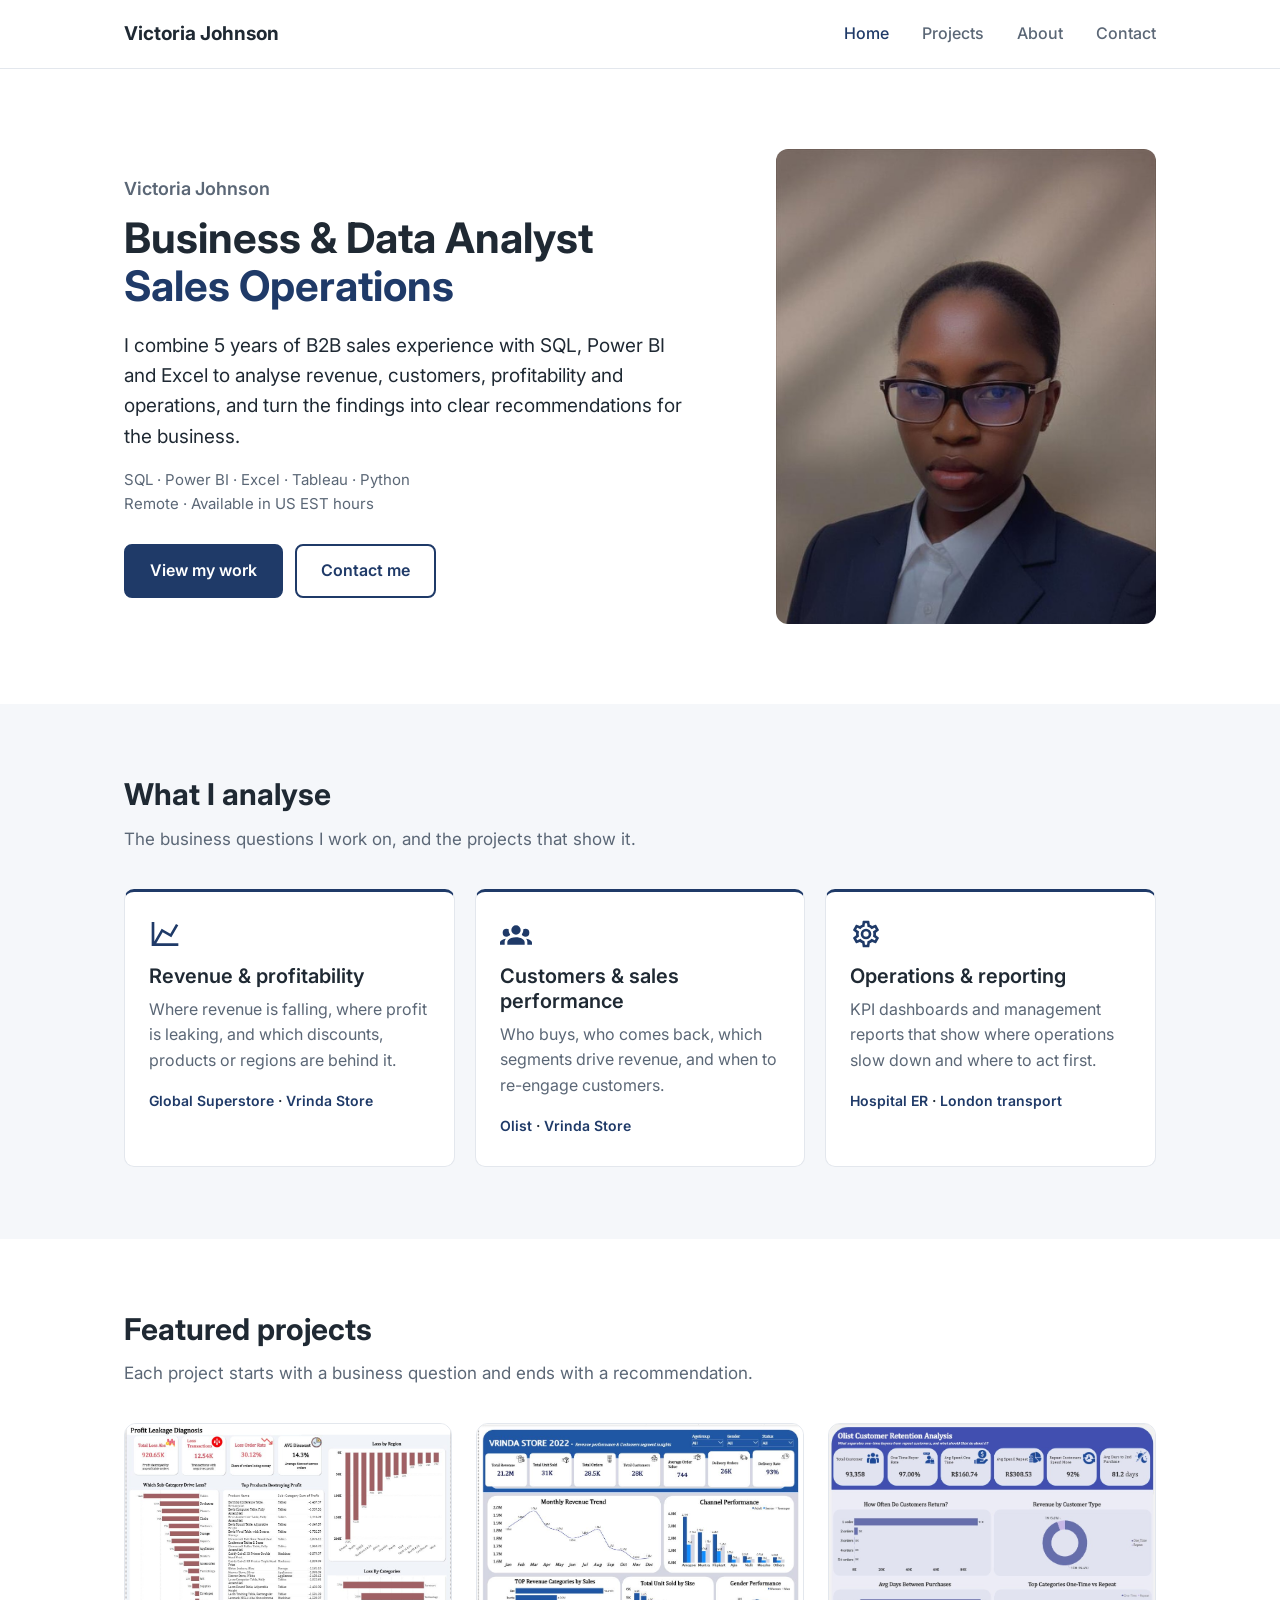
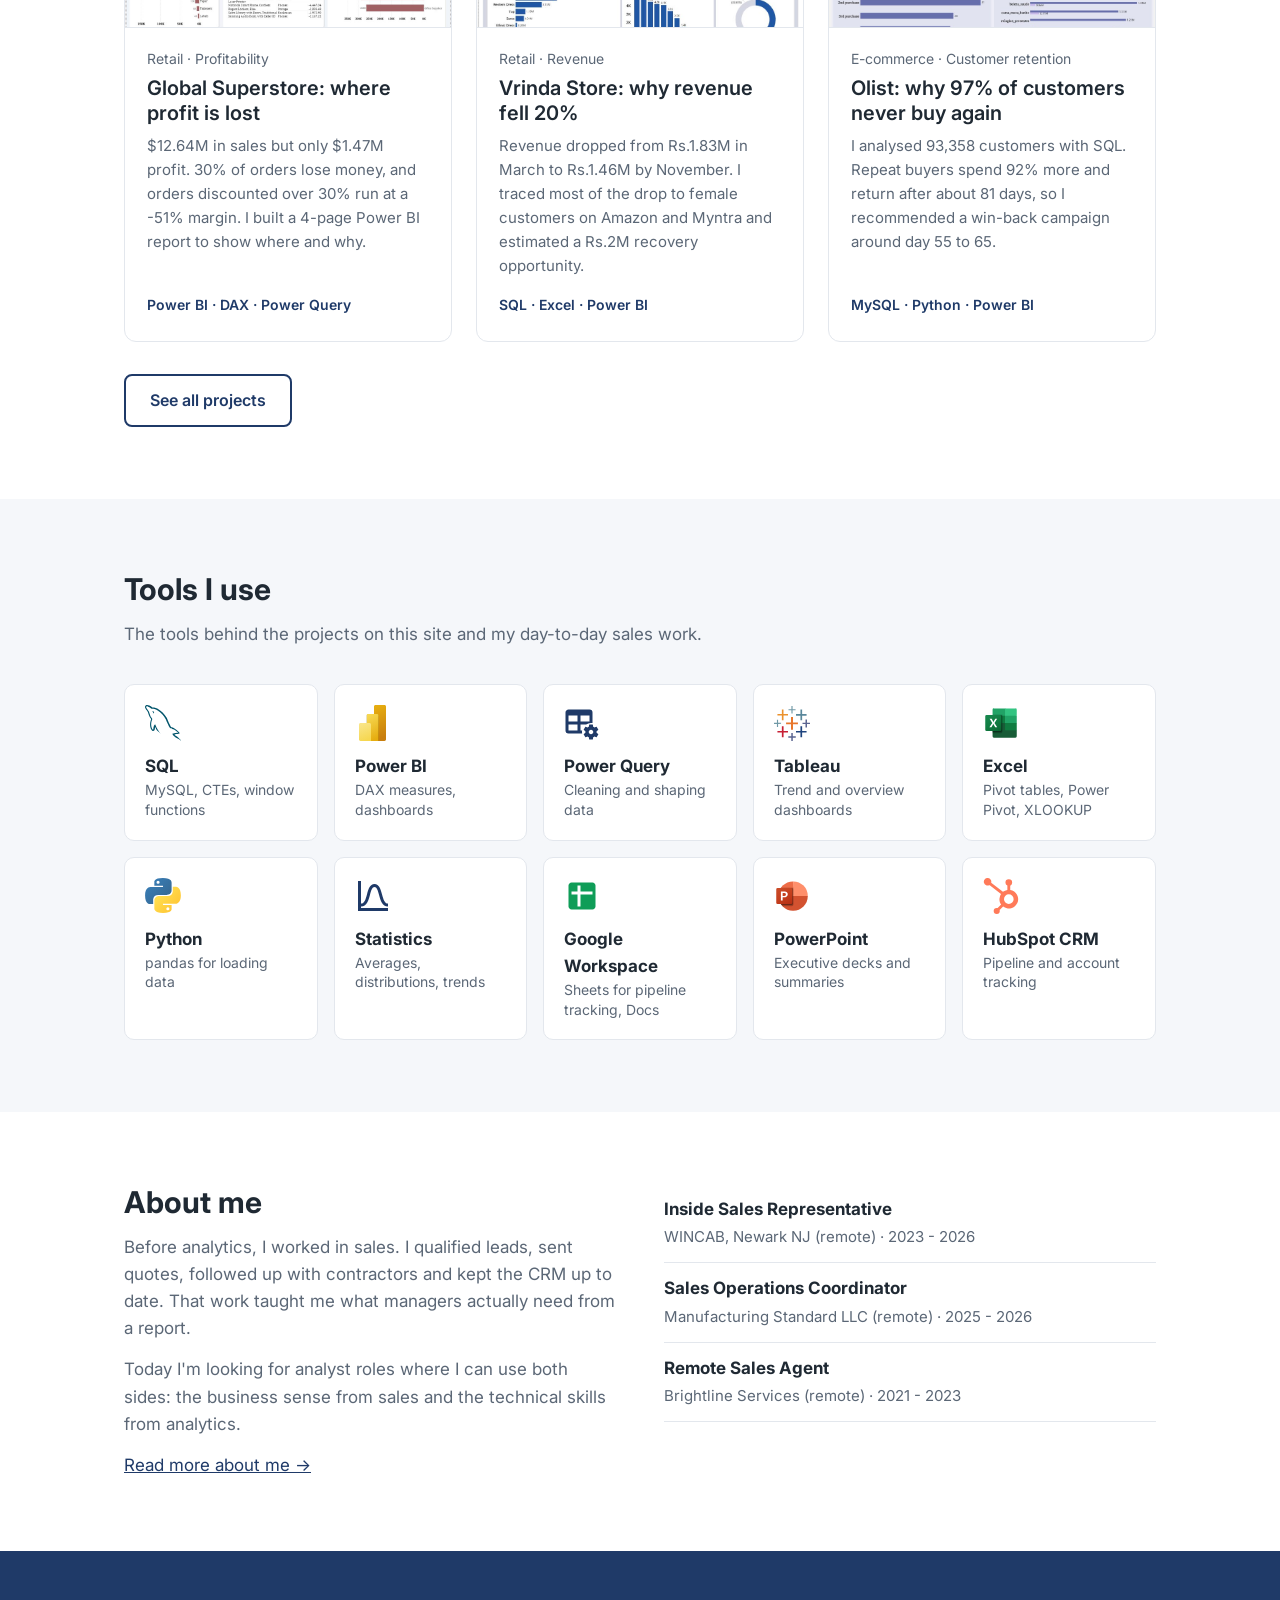
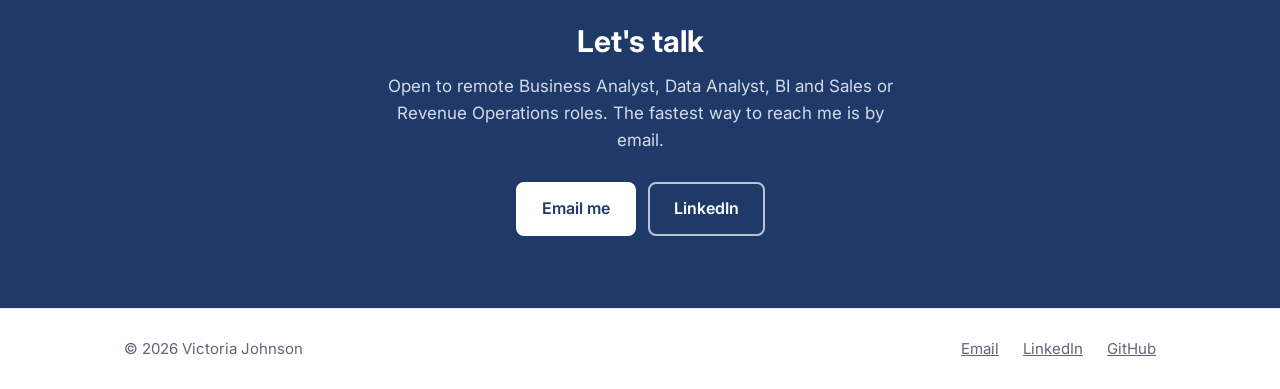
<file: index.html>
<!DOCTYPE html>
<html lang="en">
<head>
<meta charset="UTF-8">
<meta name="viewport" content="width=device-width, initial-scale=1">
<title>Victoria Johnson | Business &amp; Data Analyst | Sales Operations</title>
<meta name="description" content="Victoria Johnson, Business & Data Analyst with a Sales Operations background. 5 years of B2B sales experience combined with SQL, Power BI, Excel and Tableau.">
<link rel="stylesheet" href="styles.css">
</head>
<body>

<header class="site-header">
  <div class="container">
    <a class="logo" href="index.html">Victoria Johnson</a>
    <nav class="site-nav">
      <a class="active" href="index.html">Home</a>
      <a href="projects.html">Projects</a>
      <a href="about.html">About</a>
      <a href="contact.html">Contact</a>
    </nav>
  </div>
</header>

<section class="hero">
  <div class="container">
    <div>
      <p class="name">Victoria Johnson</p>
      <h1>Business &amp; Data Analyst<span class="sr-only"> | </span><span class="title-split">Sales Operations</span></h1>
      <p class="lead">I combine 5 years of B2B sales experience with SQL, Power BI and Excel to analyse revenue, customers, profitability and operations, and turn the findings into clear recommendations for the business.</p>
      <p class="details">SQL &middot; Power BI &middot; Excel &middot; Tableau &middot; Python<br>Remote &middot; Available in US EST hours</p>
      <div class="buttons">
        <a class="btn btn-primary" href="projects.html">View my work</a>
        <a class="btn btn-outline" href="contact.html">Contact me</a>
      </div>
    </div>
    <div class="hero-photo">
      <img src="victoria-professional.jpg" alt="Victoria Johnson">
    </div>
  </div>
</section>

<section class="bg-light">
  <div class="container">
    <h2>What I analyse</h2>
    <p class="section-intro">The business questions I work on, and the projects that show it.</p>
    <div class="focus-areas">
      <div class="focus">
        <img src="revenue.svg" alt="">
        <h3>Revenue &amp; profitability</h3>
        <p>Where revenue is falling, where profit is leaking, and which discounts, products or regions are behind it.</p>
        <span class="focus-links"><a href="superstore.html">Global Superstore</a> &middot; <a href="vrinda.html">Vrinda Store</a></span>
      </div>
      <div class="focus">
        <img src="customers.svg" alt="">
        <h3>Customers &amp; sales performance</h3>
        <p>Who buys, who comes back, which segments drive revenue, and when to re-engage customers.</p>
        <span class="focus-links"><a href="olist.html">Olist</a> &middot; <a href="vrinda.html">Vrinda Store</a></span>
      </div>
      <div class="focus">
        <img src="operations.svg" alt="">
        <h3>Operations &amp; reporting</h3>
        <p>KPI dashboards and management reports that show where operations slow down and where to act first.</p>
        <span class="focus-links"><a href="hospital.html">Hospital ER</a> &middot; <a href="london-crime.html">London transport</a></span>
      </div>
    </div>
  </div>
</section>

<section>
  <div class="container">
    <h2>Featured projects</h2>
    <p class="section-intro">Each project starts with a business question and ends with a recommendation.</p>
    <div class="projects">
      <a class="project-card" href="superstore.html">
        <img src="superstore-2-profit-leakage.jpg" alt="Global Superstore profit leakage dashboard in Power BI">
        <div class="card-body">
          <span class="card-label">Retail &middot; Profitability</span>
          <h3>Global Superstore: where profit is lost</h3>
          <p>$12.64M in sales but only $1.47M profit. 30% of orders lose money, and orders discounted over 30% run at a -51% margin. I built a 4-page Power BI report to show where and why.</p>
          <span class="card-tools">Power BI &middot; DAX &middot; Power Query</span>
        </div>
      </a>
      <a class="project-card" href="vrinda.html">
        <img src="vrinda-dashboard.jpg" alt="Vrinda Store revenue dashboard in Power BI">
        <div class="card-body">
          <span class="card-label">Retail &middot; Revenue</span>
          <h3>Vrinda Store: why revenue fell 20%</h3>
          <p>Revenue dropped from Rs.1.83M in March to Rs.1.46M by November. I traced most of the drop to female customers on Amazon and Myntra and estimated a Rs.2M recovery opportunity.</p>
          <span class="card-tools">SQL &middot; Excel &middot; Power BI</span>
        </div>
      </a>
      <a class="project-card" href="olist.html">
        <img src="olist-dashboard.jpg" alt="Olist customer retention dashboard in Power BI">
        <div class="card-body">
          <span class="card-label">E-commerce &middot; Customer retention</span>
          <h3>Olist: why 97% of customers never buy again</h3>
          <p>I analysed 93,358 customers with SQL. Repeat buyers spend 92% more and return after about 81 days, so I recommended a win-back campaign around day 55 to 65.</p>
          <span class="card-tools">MySQL &middot; Python &middot; Power BI</span>
        </div>
      </a>
    </div>
    <div class="see-all"><a class="btn btn-outline" href="projects.html">See all projects</a></div>
  </div>
</section>

<section class="bg-light">
  <div class="container">
    <h2>Tools I use</h2>
    <p class="section-intro">The tools behind the projects on this site and my day-to-day sales work.</p>
    <div class="tools tools-grid">
      <div class="tool"><img src="mysql.svg" alt=""><div><strong>SQL</strong><span>MySQL, CTEs, window functions</span></div></div>
      <div class="tool"><img src="powerbi.svg" alt=""><div><strong>Power BI</strong><span>DAX measures, dashboards</span></div></div>
      <div class="tool"><img src="power-query.svg" alt=""><div><strong>Power Query</strong><span>Cleaning and shaping data</span></div></div>
      <div class="tool"><img src="tableau.svg" alt=""><div><strong>Tableau</strong><span>Trend and overview dashboards</span></div></div>
      <div class="tool"><img src="excel.svg" alt=""><div><strong>Excel</strong><span>Pivot tables, Power Pivot, XLOOKUP</span></div></div>
      <div class="tool"><img src="python.svg" alt=""><div><strong>Python</strong><span>pandas for loading data</span></div></div>
      <div class="tool"><img src="statistics.svg" alt=""><div><strong>Statistics</strong><span>Averages, distributions, trends</span></div></div>
      <div class="tool"><img src="google-sheets.svg" alt=""><div><strong>Google Workspace</strong><span>Sheets for pipeline tracking, Docs</span></div></div>
      <div class="tool"><img src="powerpoint.svg" alt=""><div><strong>PowerPoint</strong><span>Executive decks and summaries</span></div></div>
      <div class="tool"><img src="hubspot.svg" alt=""><div><strong>HubSpot CRM</strong><span>Pipeline and account tracking</span></div></div>
    </div>
  </div>
</section>

<section>
  <div class="container about-short">
    <div>
      <h2>About me</h2>
      <p>Before analytics, I worked in sales. I qualified leads, sent quotes, followed up with contractors and kept the CRM up to date. That work taught me what managers actually need from a report.</p>
      <p>Today I'm looking for analyst roles where I can use both sides: the business sense from sales and the technical skills from analytics.</p>
      <a href="about.html">Read more about me &rarr;</a>
    </div>
    <ul>
      <li><strong>Inside Sales Representative</strong><span>WINCAB, Newark NJ (remote) &middot; 2023 - 2026</span></li>
      <li><strong>Sales Operations Coordinator</strong><span>Manufacturing Standard LLC (remote) &middot; 2025 - 2026</span></li>
      <li><strong>Remote Sales Agent</strong><span>Brightline Services (remote) &middot; 2021 - 2023</span></li>
    </ul>
  </div>
</section>

<section class="contact-band">
  <div class="container contact-box">
    <h2>Let's talk</h2>
    <p>Open to remote Business Analyst, Data Analyst, BI and Sales or Revenue Operations roles. The fastest way to reach me is by email.</p>
    <div class="buttons">
      <a class="btn btn-white" href="mailto:Johnsonfisayo090@gmail.com">Email me</a>
      <a class="btn btn-outline-white" href="https://linkedin.com/in/victoria-johnson-a35b73405">LinkedIn</a>
    </div>
  </div>
</section>

<footer class="site-footer">
  <div class="container">
    <span>&copy; 2026 Victoria Johnson</span>
    <span>
      <a href="mailto:Johnsonfisayo090@gmail.com">Email</a>
      <a href="https://linkedin.com/in/victoria-johnson-a35b73405">LinkedIn</a>
      <a href="https://github.com/Vickytoria-lab">GitHub</a>
    </span>
  </div>
</footer>

</body>
</html>
</file>
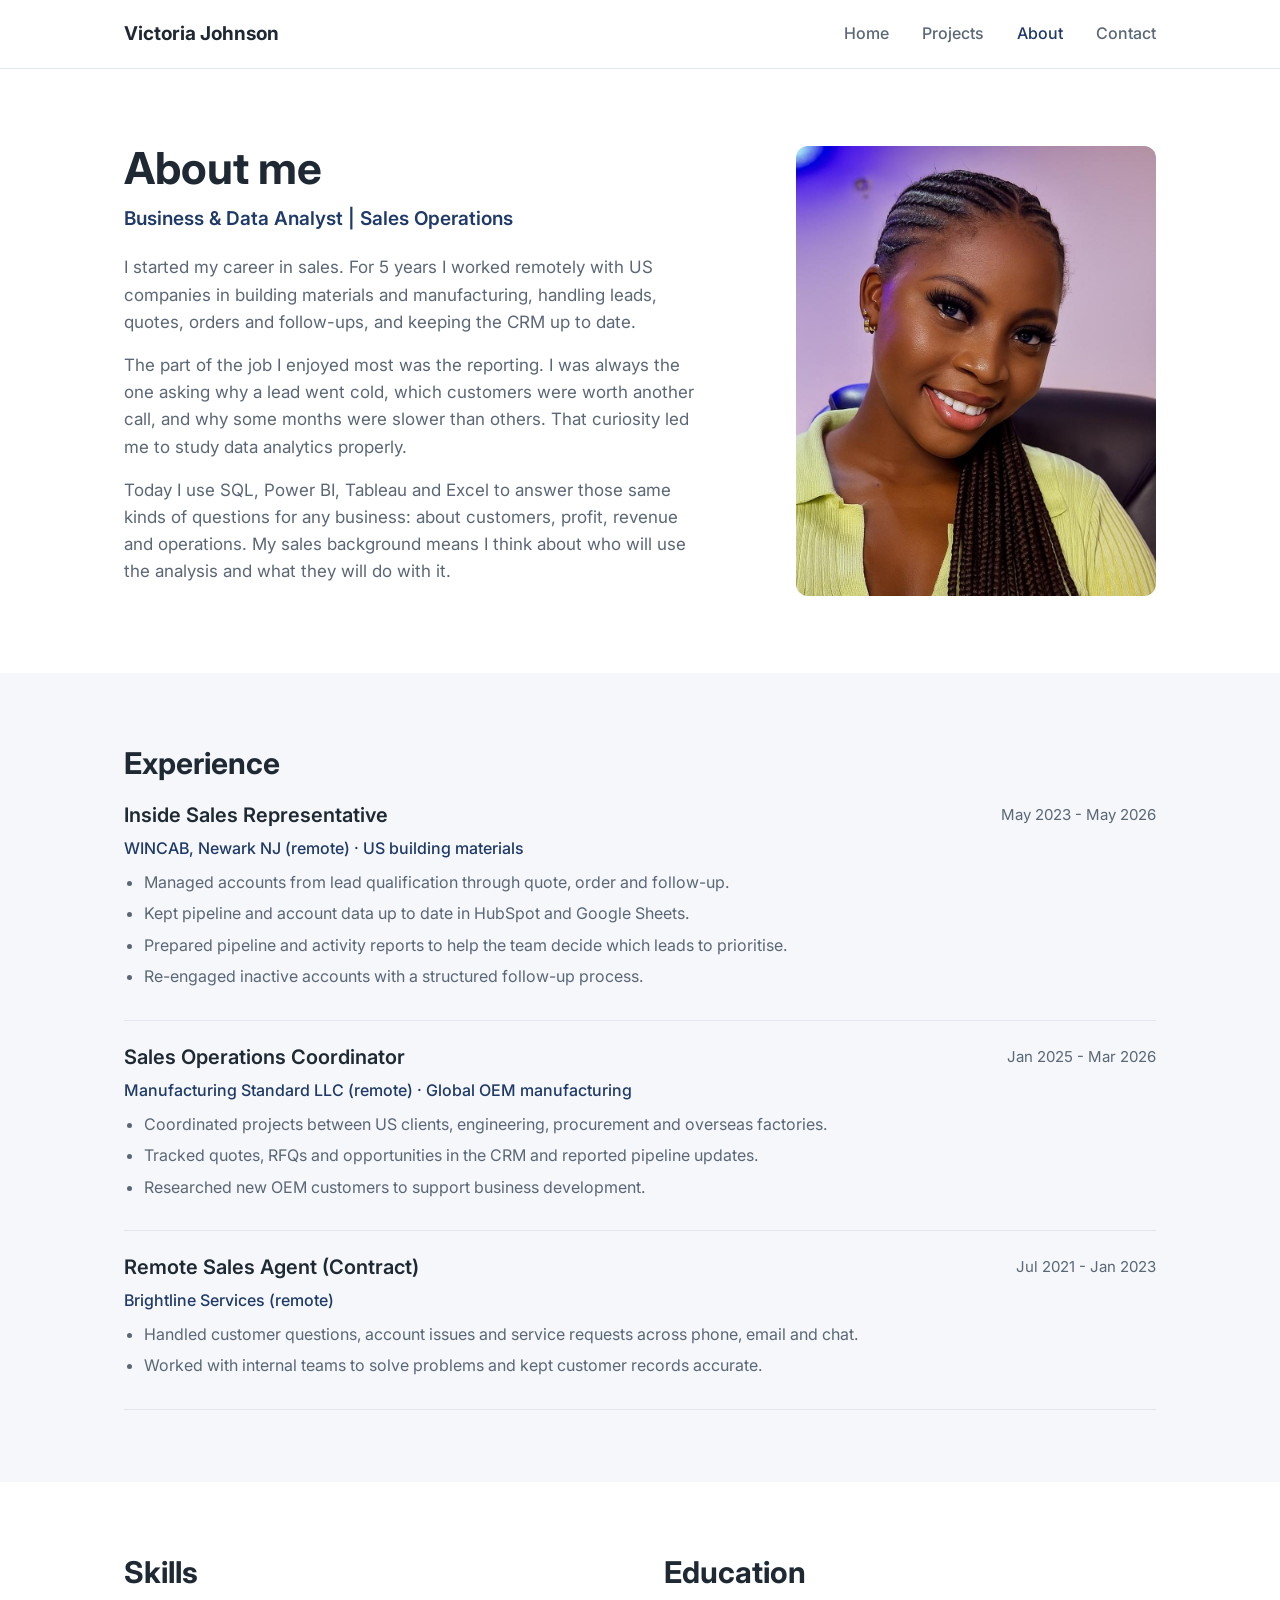
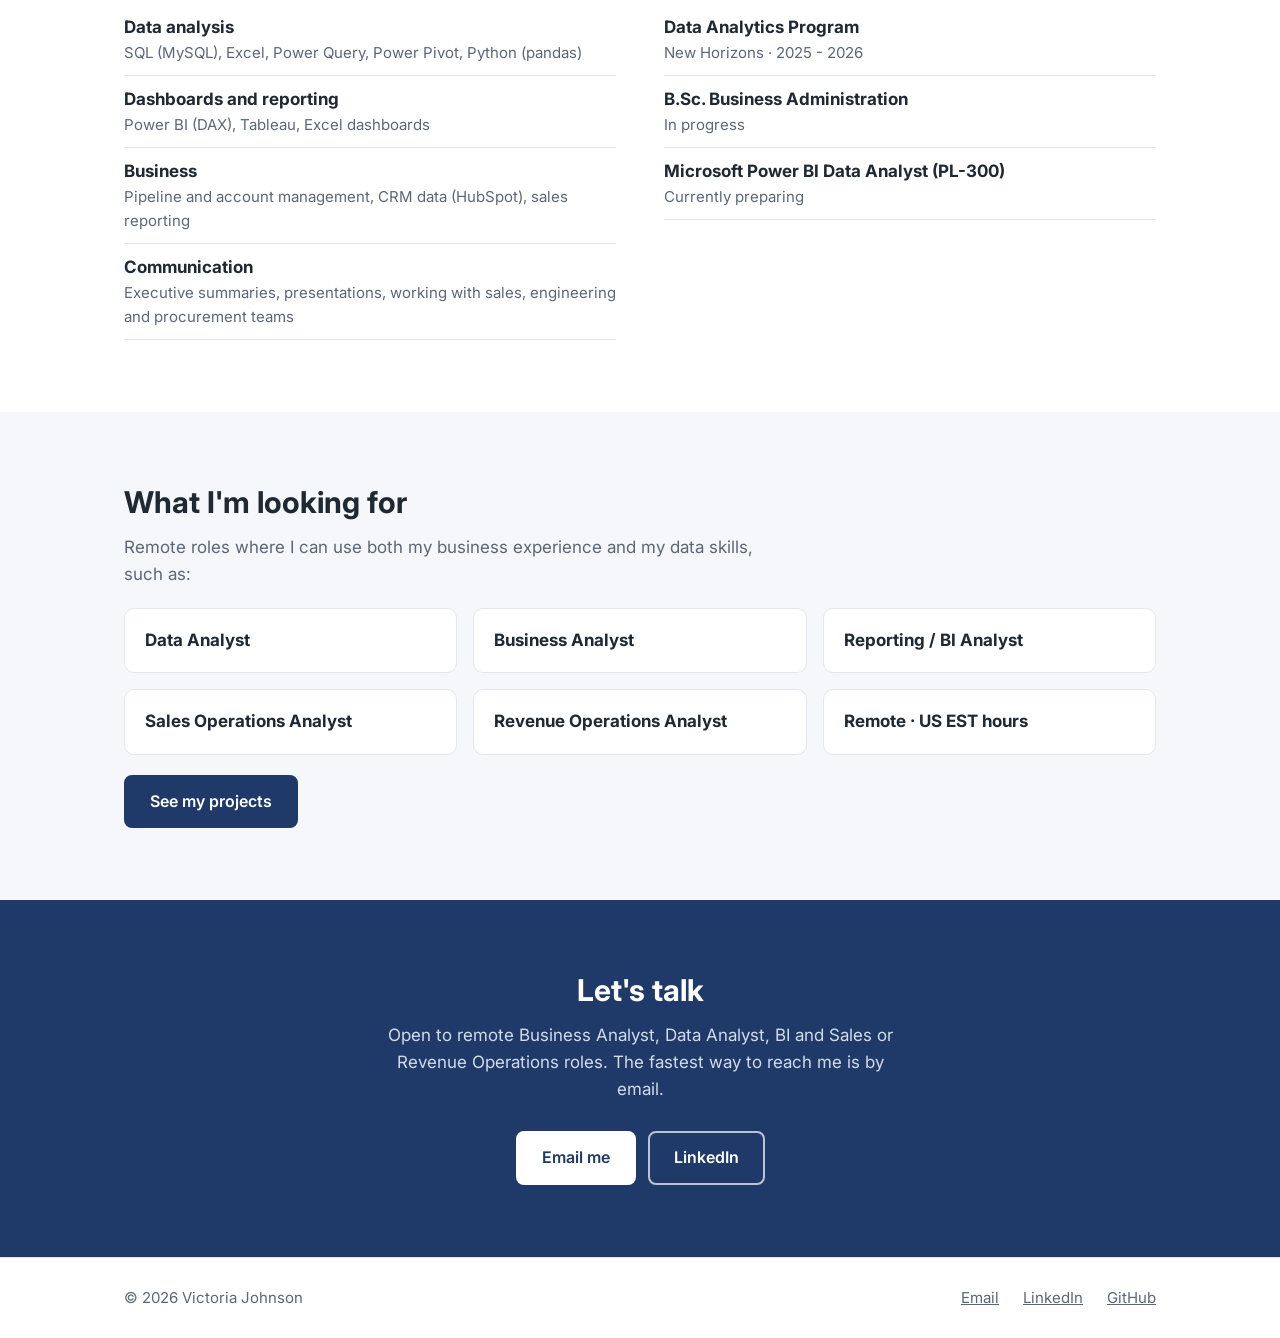
<file: about.html>
<!DOCTYPE html>
<html lang="en">
<head>
<meta charset="UTF-8">
<meta name="viewport" content="width=device-width, initial-scale=1">
<title>About | Victoria Johnson</title>
<meta name="description" content="About Victoria Johnson: 5 years in US B2B sales, now a Business & Data Analyst working with SQL, Power BI, Tableau and Excel.">
<link rel="stylesheet" href="styles.css">
</head>
<body>

<header class="site-header">
  <div class="container">
    <a class="logo" href="index.html">Victoria Johnson</a>
    <nav class="site-nav">
      <a href="index.html">Home</a>
      <a href="projects.html">Projects</a>
      <a class="active" href="about.html">About</a>
      <a href="contact.html">Contact</a>
    </nav>
  </div>
</header>

<section class="about-top">
  <div class="container">
    <div>
      <h1>About me</h1>
      <p class="role" style="color: var(--navy); font-weight: 600; font-size: 19px; margin: 8px 0 20px;">Business &amp; Data Analyst | Sales Operations</p>
      <p>I started my career in sales. For 5 years I worked remotely with US companies in building materials and manufacturing, handling leads, quotes, orders and follow-ups, and keeping the CRM up to date.</p>
      <p>The part of the job I enjoyed most was the reporting. I was always the one asking why a lead went cold, which customers were worth another call, and why some months were slower than others. That curiosity led me to study data analytics properly.</p>
      <p>Today I use SQL, Power BI, Tableau and Excel to answer those same kinds of questions for any business: about customers, profit, revenue and operations. My sales background means I think about who will use the analysis and what they will do with it.</p>
    </div>
    <img src="victoria-casual.jpg" alt="Victoria Johnson">
  </div>
</section>

<section class="bg-light">
  <div class="container">
    <h2>Experience</h2>

    <div class="job">
      <div class="job-head"><h3>Inside Sales Representative</h3><span>May 2023 - May 2026</span></div>
      <p class="company">WINCAB, Newark NJ (remote) &middot; US building materials</p>
      <ul>
        <li>Managed accounts from lead qualification through quote, order and follow-up.</li>
        <li>Kept pipeline and account data up to date in HubSpot and Google Sheets.</li>
        <li>Prepared pipeline and activity reports to help the team decide which leads to prioritise.</li>
        <li>Re-engaged inactive accounts with a structured follow-up process.</li>
      </ul>
    </div>

    <div class="job">
      <div class="job-head"><h3>Sales Operations Coordinator</h3><span>Jan 2025 - Mar 2026</span></div>
      <p class="company">Manufacturing Standard LLC (remote) &middot; Global OEM manufacturing</p>
      <ul>
        <li>Coordinated projects between US clients, engineering, procurement and overseas factories.</li>
        <li>Tracked quotes, RFQs and opportunities in the CRM and reported pipeline updates.</li>
        <li>Researched new OEM customers to support business development.</li>
      </ul>
    </div>

    <div class="job">
      <div class="job-head"><h3>Remote Sales Agent (Contract)</h3><span>Jul 2021 - Jan 2023</span></div>
      <p class="company">Brightline Services (remote)</p>
      <ul>
        <li>Handled customer questions, account issues and service requests across phone, email and chat.</li>
        <li>Worked with internal teams to solve problems and kept customer records accurate.</li>
      </ul>
    </div>

  </div>
</section>

<section>
  <div class="container two-cols">
    <div>
      <h2>Skills</h2>
      <ul class="simple-list">
        <li><strong>Data analysis</strong><span>SQL (MySQL), Excel, Power Query, Power Pivot, Python (pandas)</span></li>
        <li><strong>Dashboards and reporting</strong><span>Power BI (DAX), Tableau, Excel dashboards</span></li>
        <li><strong>Business</strong><span>Pipeline and account management, CRM data (HubSpot), sales reporting</span></li>
        <li><strong>Communication</strong><span>Executive summaries, presentations, working with sales, engineering and procurement teams</span></li>
      </ul>
    </div>
    <div>
      <h2>Education</h2>
      <ul class="simple-list">
        <li><strong>Data Analytics Program</strong><span>New Horizons &middot; 2025 - 2026</span></li>
        <li><strong>B.Sc. Business Administration</strong><span>In progress</span></li>
        <li><strong>Microsoft Power BI Data Analyst (PL-300)</strong><span>Currently preparing</span></li>
      </ul>
    </div>
  </div>
</section>

<section class="bg-light">
  <div class="container">
    <h2>What I'm looking for</h2>
    <p class="section-intro" style="margin-bottom: 20px;">Remote roles where I can use both my business experience and my data skills, such as:</p>
    <div class="tools" style="margin-bottom: 20px;">
      <div class="tool"><div><strong>Data Analyst</strong></div></div>
      <div class="tool"><div><strong>Business Analyst</strong></div></div>
      <div class="tool"><div><strong>Reporting / BI Analyst</strong></div></div>
      <div class="tool"><div><strong>Sales Operations Analyst</strong></div></div>
      <div class="tool"><div><strong>Revenue Operations Analyst</strong></div></div>
            <div class="tool"><div><strong>Remote &middot; US EST hours</strong></div></div>
    </div>
    <a class="btn btn-primary" href="projects.html">See my projects</a>
  </div>
</section>

<section class="contact-band">
  <div class="container contact-box">
    <h2>Let's talk</h2>
    <p>Open to remote Business Analyst, Data Analyst, BI and Sales or Revenue Operations roles. The fastest way to reach me is by email.</p>
    <div class="buttons">
      <a class="btn btn-white" href="mailto:Johnsonfisayo090@gmail.com">Email me</a>
      <a class="btn btn-outline-white" href="https://linkedin.com/in/victoria-johnson-a35b73405">LinkedIn</a>
    </div>
  </div>
</section>

<footer class="site-footer">
  <div class="container">
    <span>&copy; 2026 Victoria Johnson</span>
    <span>
      <a href="mailto:Johnsonfisayo090@gmail.com">Email</a>
      <a href="https://linkedin.com/in/victoria-johnson-a35b73405">LinkedIn</a>
      <a href="https://github.com/Vickytoria-lab">GitHub</a>
    </span>
  </div>
</footer>

</body>
</html>
</file>
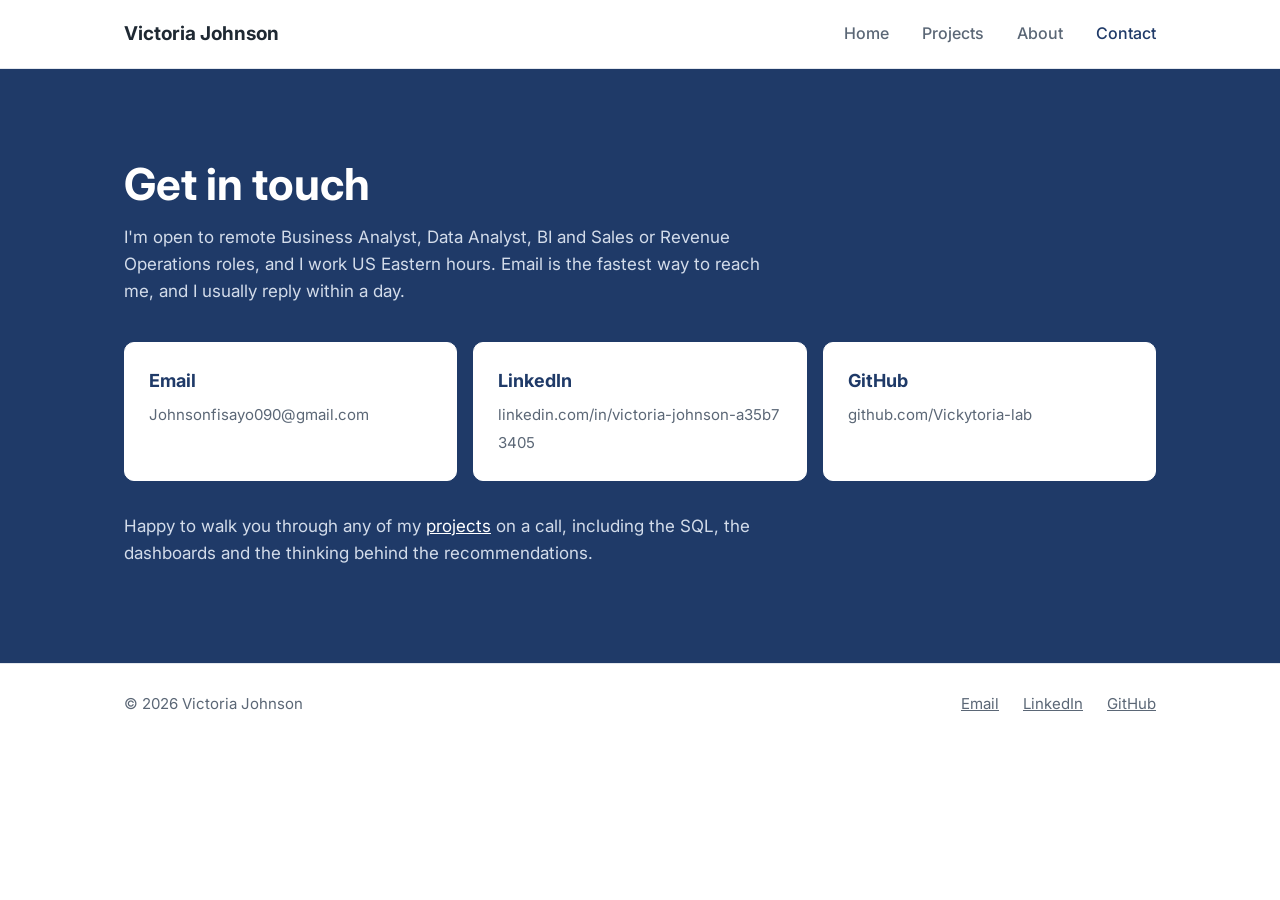
<file: contact.html>
<!DOCTYPE html>
<html lang="en">
<head>
<meta charset="UTF-8">
<meta name="viewport" content="width=device-width, initial-scale=1">
<title>Contact | Victoria Johnson</title>
<meta name="description" content="Contact Victoria Johnson, Business & Data Analyst, about remote data, business, reporting and operations analyst roles.">
<link rel="stylesheet" href="styles.css">
</head>
<body>

<header class="site-header">
  <div class="container">
    <a class="logo" href="index.html">Victoria Johnson</a>
    <nav class="site-nav">
      <a href="index.html">Home</a>
      <a href="projects.html">Projects</a>
      <a href="about.html">About</a>
      <a class="active" href="contact.html">Contact</a>
    </nav>
  </div>
</header>

<section class="contact-page">
  <div class="container">
    <h1>Get in touch</h1>
    <p class="section-intro">I'm open to remote Business Analyst, Data Analyst, BI and Sales or Revenue Operations roles, and I work US Eastern hours. Email is the fastest way to reach me, and I usually reply within a day.</p>
    <div class="contact-cards">
      <a class="contact-card" href="mailto:Johnsonfisayo090@gmail.com">
        <strong>Email</strong>
        <span>Johnsonfisayo090@gmail.com</span>
      </a>
      <a class="contact-card" href="https://linkedin.com/in/victoria-johnson-a35b73405">
        <strong>LinkedIn</strong>
        <span>linkedin.com/in/victoria-johnson-a35b73405</span>
      </a>
      <a class="contact-card" href="https://github.com/Vickytoria-lab">
        <strong>GitHub</strong>
        <span>github.com/Vickytoria-lab</span>
      </a>
    </div>
    <p class="contact-note">Happy to walk you through any of my <a href="projects.html">projects</a> on a call, including the SQL, the dashboards and the thinking behind the recommendations.</p>
  </div>
</section>

<footer class="site-footer">
  <div class="container">
    <span>&copy; 2026 Victoria Johnson</span>
    <span>
      <a href="mailto:Johnsonfisayo090@gmail.com">Email</a>
      <a href="https://linkedin.com/in/victoria-johnson-a35b73405">LinkedIn</a>
      <a href="https://github.com/Vickytoria-lab">GitHub</a>
    </span>
  </div>
</footer>

</body>
</html>
</file>
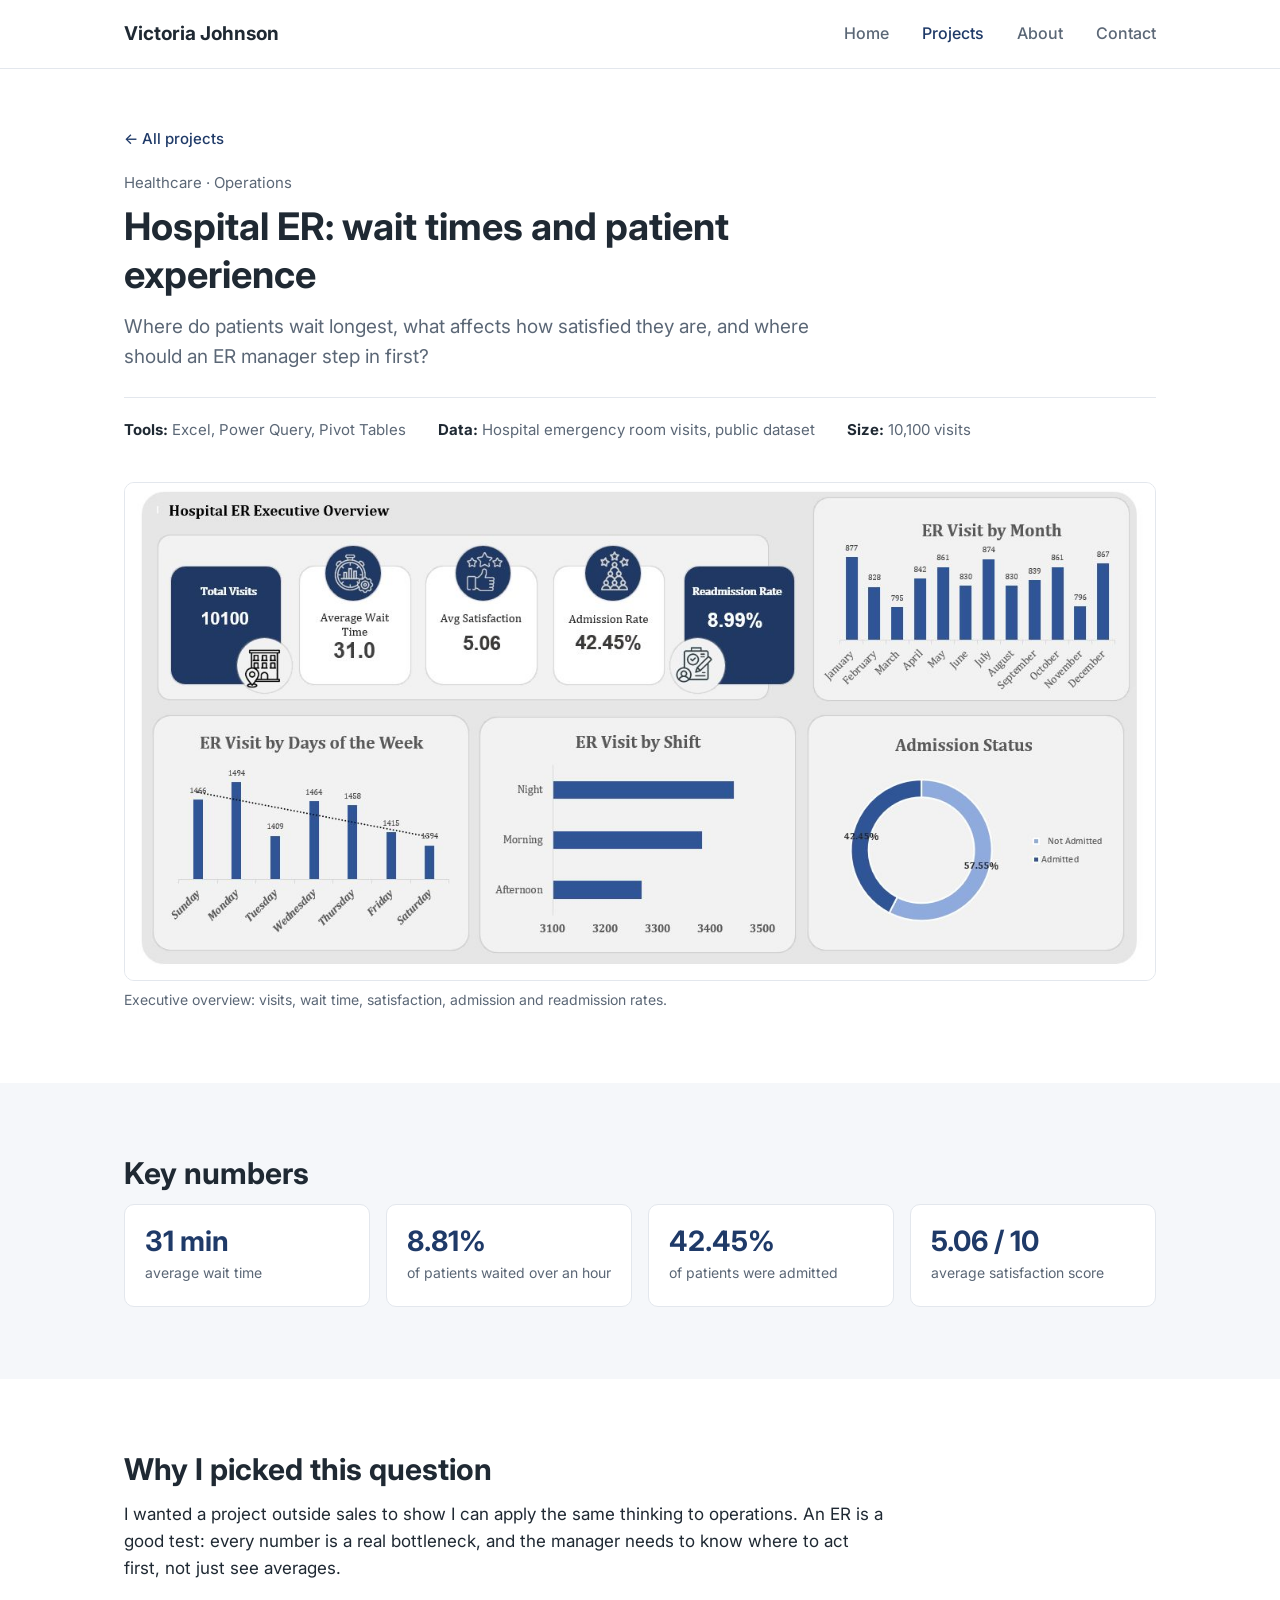
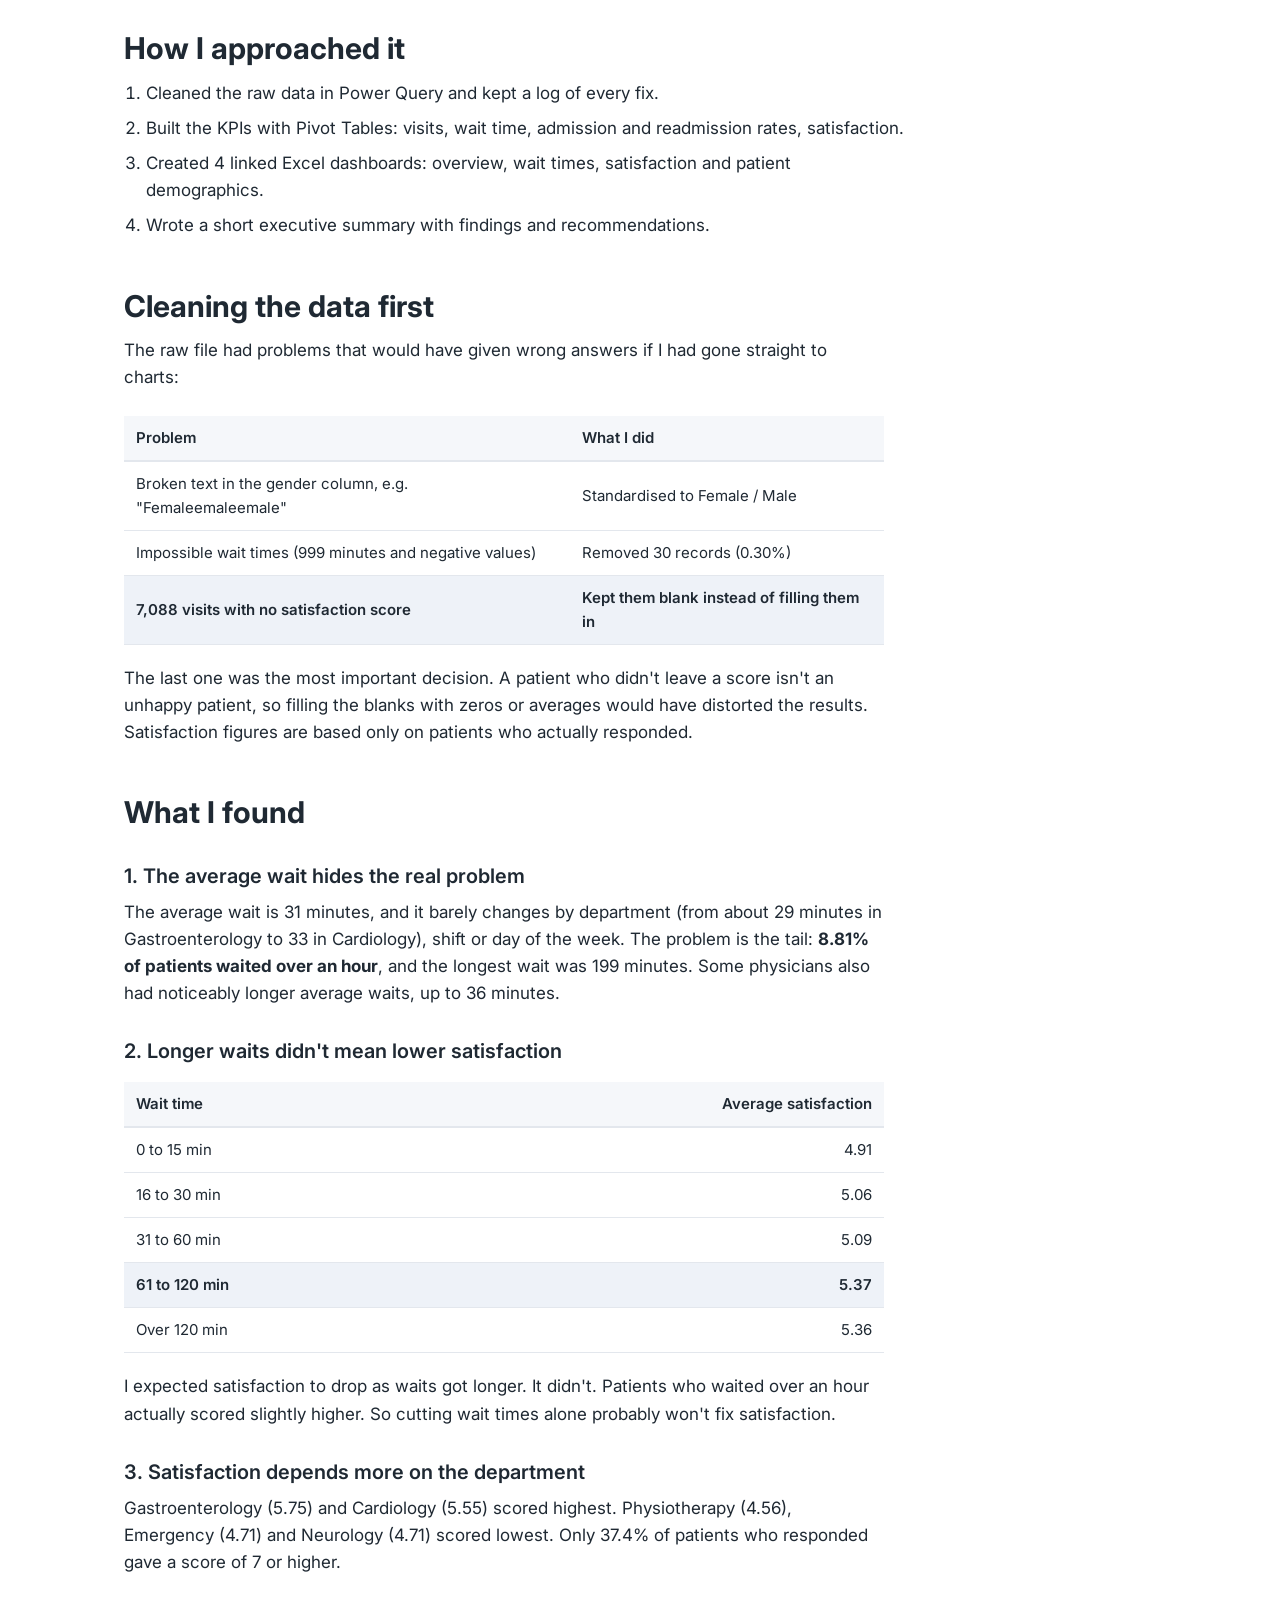
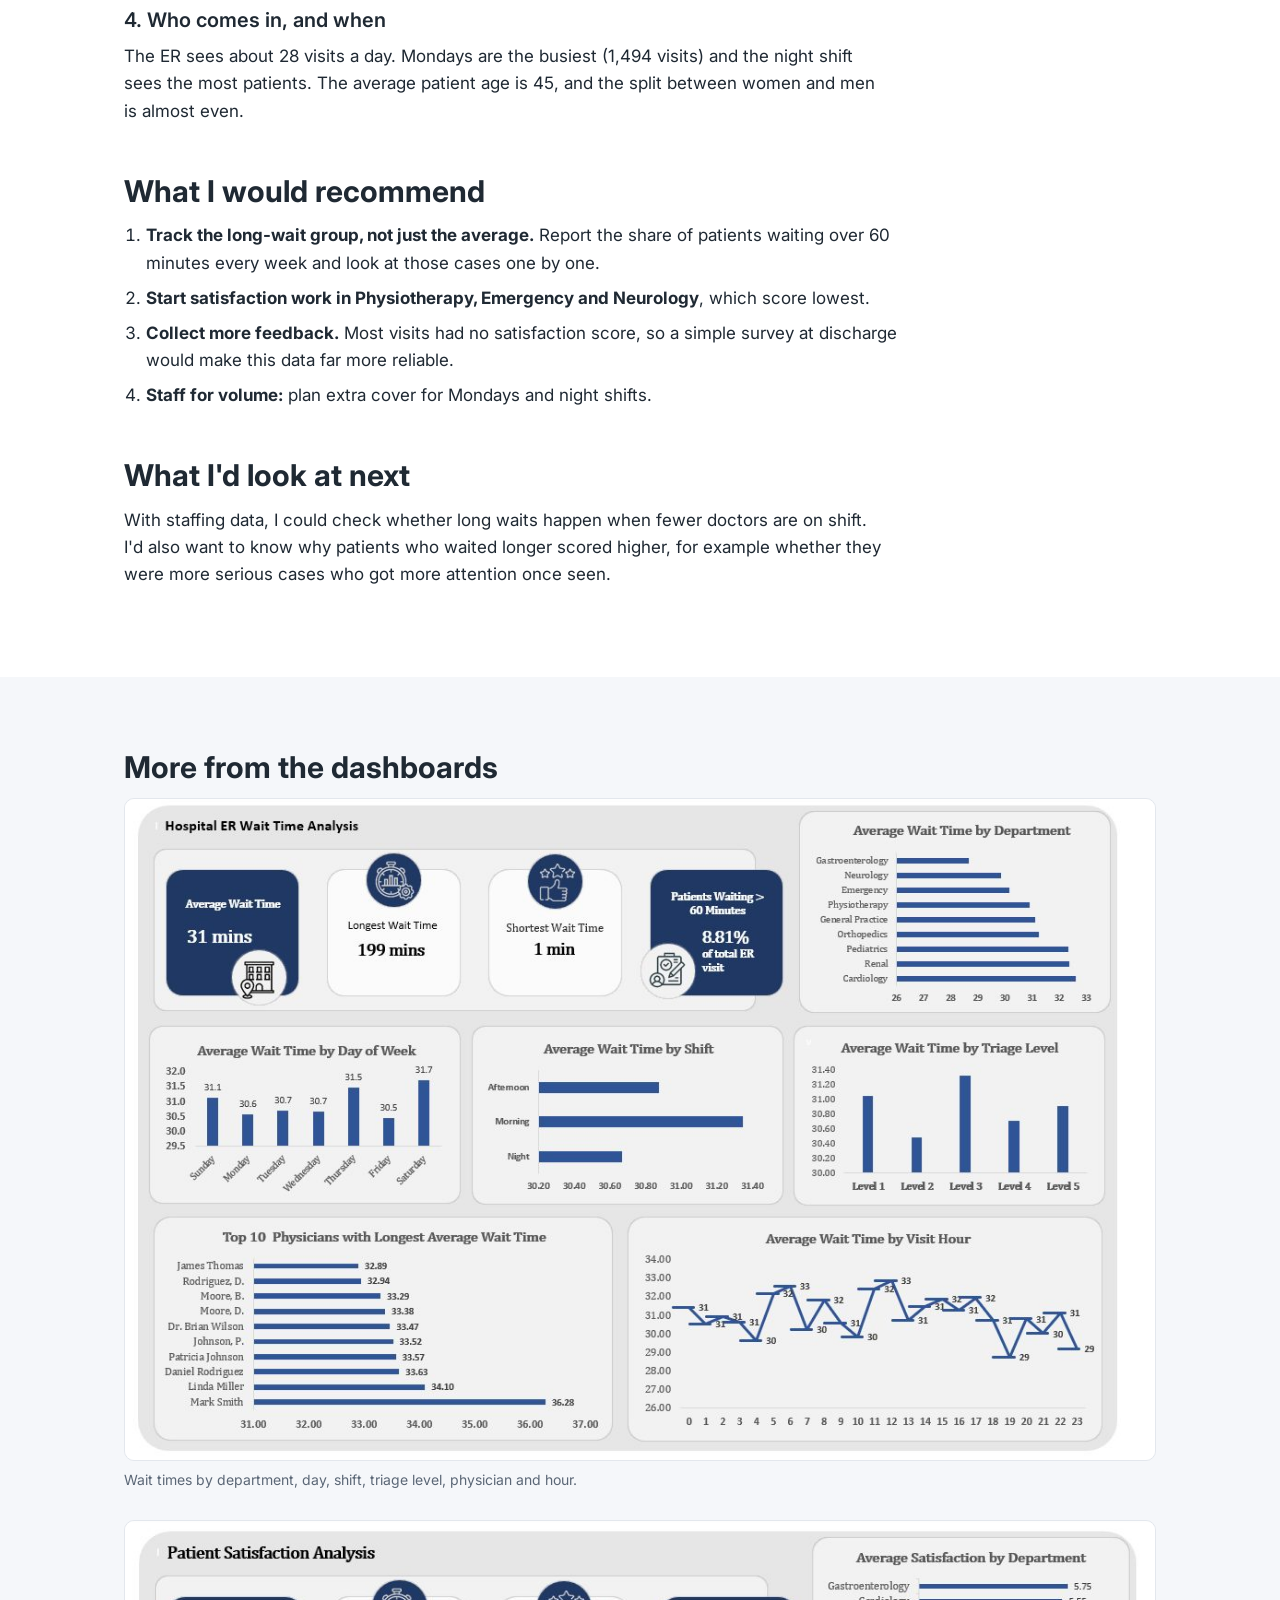
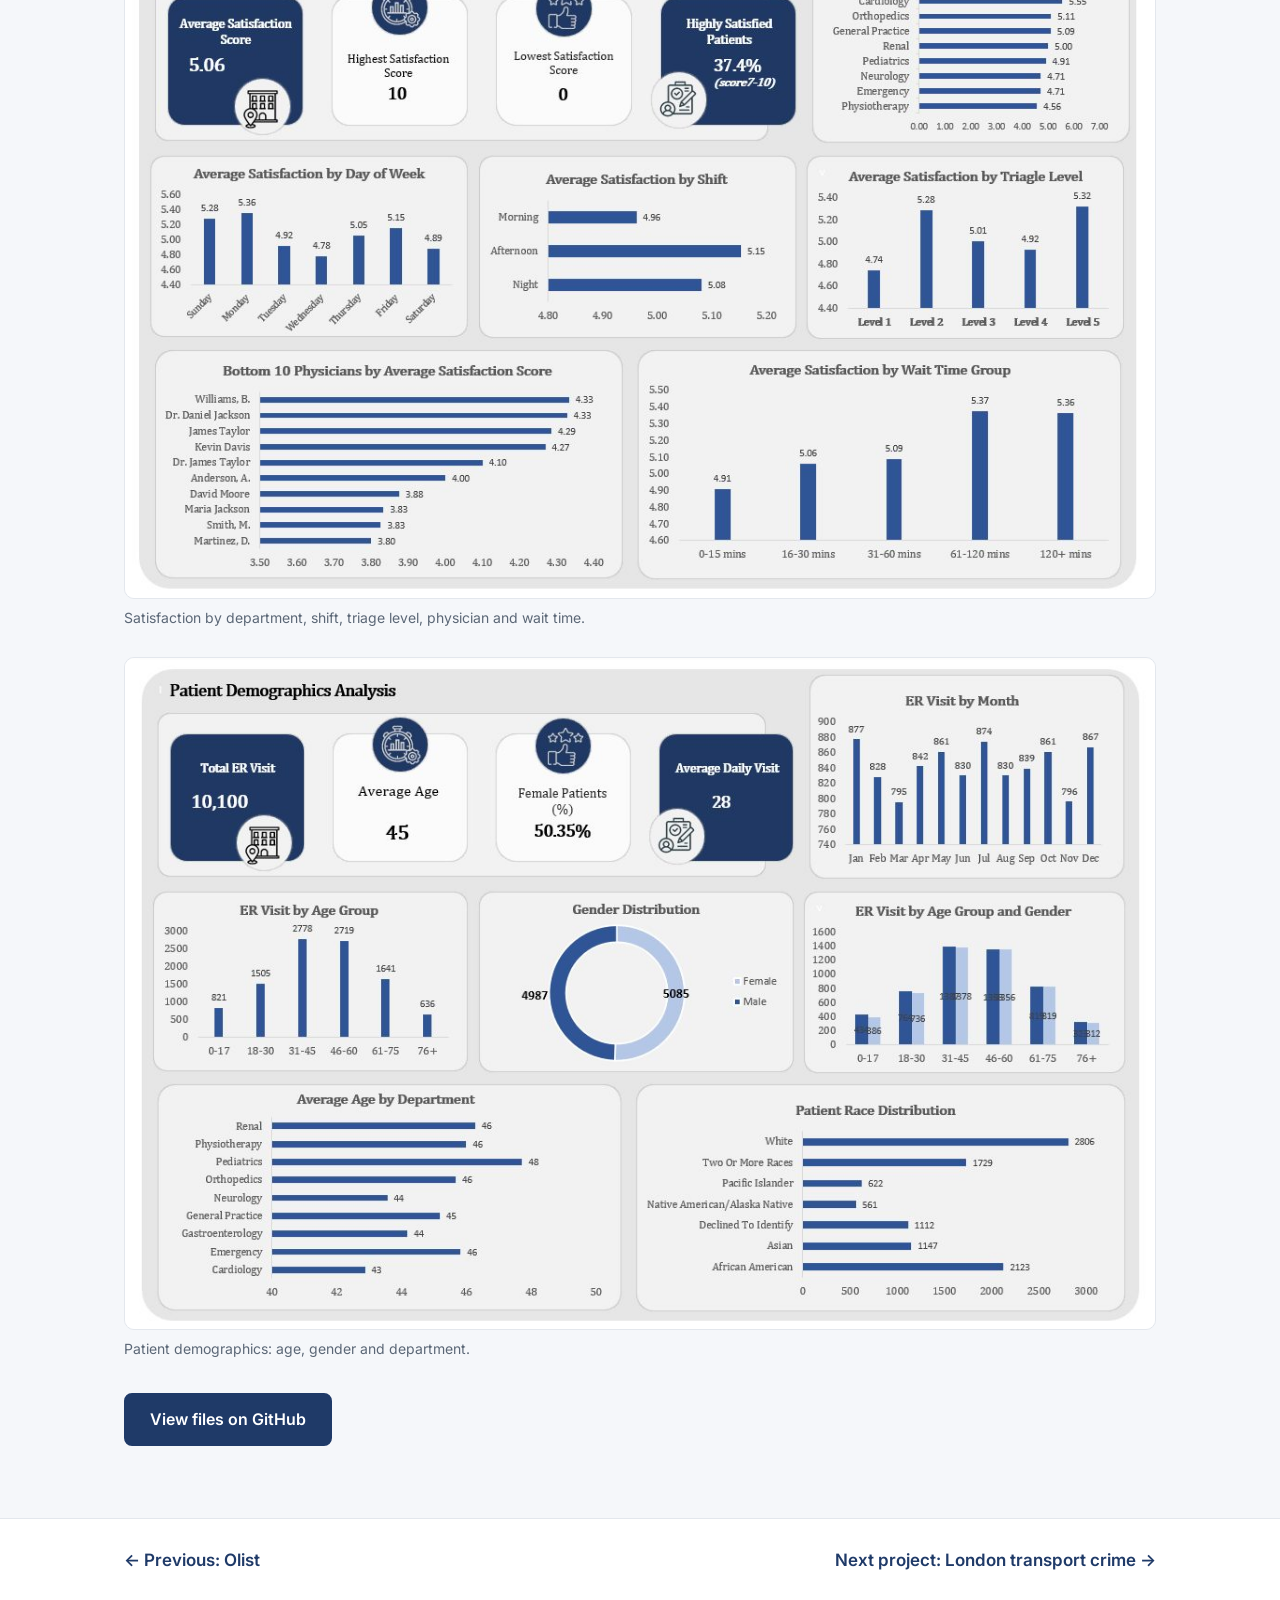
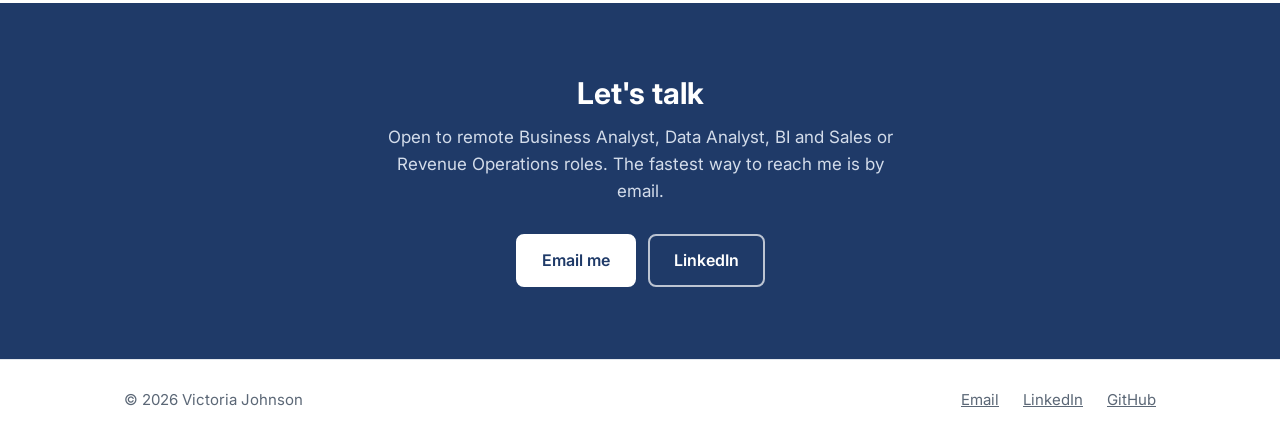
<file: hospital.html>
<!DOCTYPE html>
<html lang="en">
<head>
<meta charset="UTF-8">
<meta name="viewport" content="width=device-width, initial-scale=1">
<title>Hospital ER Operations | Victoria Johnson</title>
<meta name="description" content="Excel analysis of 10,100 emergency room visits: wait times, patient satisfaction and patient mix, with a documented data cleaning process.">
<link rel="stylesheet" href="styles.css">
</head>
<body>

<header class="site-header">
  <div class="container">
    <a class="logo" href="index.html">Victoria Johnson</a>
    <nav class="site-nav">
      <a href="index.html">Home</a>
      <a class="active" href="projects.html">Projects</a>
      <a href="about.html">About</a>
      <a href="contact.html">Contact</a>
    </nav>
  </div>
</header>

<section class="page-top case-top">
  <div class="container">
    <a class="back-link" href="projects.html">&larr; All projects</a>
    <p class="card-label">Healthcare &middot; Operations</p>
    <h1>Hospital ER: wait times and patient experience</h1>
    <p class="question">Where do patients wait longest, what affects how satisfied they are, and where should an ER manager step in first?</p>
    <div class="case-meta">
      <span><strong>Tools:</strong> Excel, Power Query, Pivot Tables</span>
      <span><strong>Data:</strong> Hospital emergency room visits, public dataset</span>
      <span><strong>Size:</strong> 10,100 visits</span>
    </div>
  </div>
</section>

<section class="page-content">
  <div class="container">
    <figure class="case-image">
      <img src="hospital-1-executive.jpg" alt="Hospital ER executive overview dashboard built in Excel">
      <figcaption>Executive overview: visits, wait time, satisfaction, admission and readmission rates.</figcaption>
    </figure>
  </div>
</section>

<section class="bg-light">
  <div class="container">
    <h2>Key numbers</h2>
    <div class="key-numbers">
      <div class="number-box"><strong>31 min</strong><span>average wait time</span></div>
      <div class="number-box"><strong>8.81%</strong><span>of patients waited over an hour</span></div>
      <div class="number-box"><strong>42.45%</strong><span>of patients were admitted</span></div>
      <div class="number-box"><strong>5.06 / 10</strong><span>average satisfaction score</span></div>
    </div>
  </div>
</section>

<section>
  <div class="container case-text">
    <h2>Why I picked this question</h2>
    <p>I wanted a project outside sales to show I can apply the same thinking to operations. An ER is a good test: every number is a real bottleneck, and the manager needs to know where to act first, not just see averages.</p>

    <h2>How I approached it</h2>
    <ol>
      <li>Cleaned the raw data in Power Query and kept a log of every fix.</li>
      <li>Built the KPIs with Pivot Tables: visits, wait time, admission and readmission rates, satisfaction.</li>
      <li>Created 4 linked Excel dashboards: overview, wait times, satisfaction and patient demographics.</li>
      <li>Wrote a short executive summary with findings and recommendations.</li>
    </ol>

    <h2>Cleaning the data first</h2>
    <p>The raw file had problems that would have given wrong answers if I had gone straight to charts:</p>
    <div class="table-wrap"><table>
      <thead><tr><th>Problem</th><th>What I did</th></tr></thead>
      <tbody>
        <tr><td>Broken text in the gender column, e.g. "Femaleemaleemale"</td><td>Standardised to Female / Male</td></tr>
        <tr><td>Impossible wait times (999 minutes and negative values)</td><td>Removed 30 records (0.30%)</td></tr>
        <tr class="highlight"><td>7,088 visits with no satisfaction score</td><td>Kept them blank instead of filling them in</td></tr>
      </tbody>
    </table></div>
    <p>The last one was the most important decision. A patient who didn't leave a score isn't an unhappy patient, so filling the blanks with zeros or averages would have distorted the results. Satisfaction figures are based only on patients who actually responded.</p>

    <h2>What I found</h2>

    <h3>1. The average wait hides the real problem</h3>
    <p>The average wait is 31 minutes, and it barely changes by department (from about 29 minutes in Gastroenterology to 33 in Cardiology), shift or day of the week. The problem is the tail: <strong>8.81% of patients waited over an hour</strong>, and the longest wait was 199 minutes. Some physicians also had noticeably longer average waits, up to 36 minutes.</p>

    <h3>2. Longer waits didn't mean lower satisfaction</h3>
    <div class="table-wrap"><table>
      <thead><tr><th>Wait time</th><th class="num">Average satisfaction</th></tr></thead>
      <tbody>
        <tr><td>0 to 15 min</td><td class="num">4.91</td></tr>
        <tr><td>16 to 30 min</td><td class="num">5.06</td></tr>
        <tr><td>31 to 60 min</td><td class="num">5.09</td></tr>
        <tr class="highlight"><td>61 to 120 min</td><td class="num">5.37</td></tr>
        <tr><td>Over 120 min</td><td class="num">5.36</td></tr>
      </tbody>
    </table></div>
    <p>I expected satisfaction to drop as waits got longer. It didn't. Patients who waited over an hour actually scored slightly higher. So cutting wait times alone probably won't fix satisfaction.</p>

    <h3>3. Satisfaction depends more on the department</h3>
    <p>Gastroenterology (5.75) and Cardiology (5.55) scored highest. Physiotherapy (4.56), Emergency (4.71) and Neurology (4.71) scored lowest. Only 37.4% of patients who responded gave a score of 7 or higher.</p>

    <h3>4. Who comes in, and when</h3>
    <p>The ER sees about 28 visits a day. Mondays are the busiest (1,494 visits) and the night shift sees the most patients. The average patient age is 45, and the split between women and men is almost even.</p>

    <h2>What I would recommend</h2>
    <ol>
      <li><strong>Track the long-wait group, not just the average.</strong> Report the share of patients waiting over 60 minutes every week and look at those cases one by one.</li>
      <li><strong>Start satisfaction work in Physiotherapy, Emergency and Neurology</strong>, which score lowest.</li>
      <li><strong>Collect more feedback.</strong> Most visits had no satisfaction score, so a simple survey at discharge would make this data far more reliable.</li>
      <li><strong>Staff for volume:</strong> plan extra cover for Mondays and night shifts.</li>
    </ol>

    <h2>What I'd look at next</h2>
    <p>With staffing data, I could check whether long waits happen when fewer doctors are on shift. I'd also want to know why patients who waited longer scored higher, for example whether they were more serious cases who got more attention once seen.</p>
  </div>
</section>

<section class="bg-light">
  <div class="container">
    <h2>More from the dashboards</h2>
    <div class="gallery">
      <figure class="case-image">
        <img src="hospital-2-wait-time.jpg" alt="Wait time analysis dashboard in Excel" loading="lazy">
        <figcaption>Wait times by department, day, shift, triage level, physician and hour.</figcaption>
      </figure>
      <figure class="case-image">
        <img src="hospital-3-satisfaction.jpg" alt="Patient satisfaction dashboard in Excel" loading="lazy">
        <figcaption>Satisfaction by department, shift, triage level, physician and wait time.</figcaption>
      </figure>
      <figure class="case-image">
        <img src="hospital-4-demographics.jpg" alt="Patient demographics dashboard in Excel" loading="lazy">
        <figcaption>Patient demographics: age, gender and department.</figcaption>
      </figure>
    </div>
    <div class="project-links" style="margin-top: 32px;">
      <a class="btn btn-primary" href="https://github.com/Vickytoria-lab/victoria_analytics_portfolio/tree/main/hospital-er">View files on GitHub</a>
    </div>
  </div>
</section>

<section class="next-section">
  <div class="container next-project">
    <a href="olist.html">&larr; Previous: Olist</a>
    <a href="london-crime.html">Next project: London transport crime &rarr;</a>
  </div>
</section>

<section class="contact-band">
  <div class="container contact-box">
    <h2>Let's talk</h2>
    <p>Open to remote Business Analyst, Data Analyst, BI and Sales or Revenue Operations roles. The fastest way to reach me is by email.</p>
    <div class="buttons">
      <a class="btn btn-white" href="mailto:Johnsonfisayo090@gmail.com">Email me</a>
      <a class="btn btn-outline-white" href="https://linkedin.com/in/victoria-johnson-a35b73405">LinkedIn</a>
    </div>
  </div>
</section>

<footer class="site-footer">
  <div class="container">
    <span>&copy; 2026 Victoria Johnson</span>
    <span>
      <a href="mailto:Johnsonfisayo090@gmail.com">Email</a>
      <a href="https://linkedin.com/in/victoria-johnson-a35b73405">LinkedIn</a>
      <a href="https://github.com/Vickytoria-lab">GitHub</a>
    </span>
  </div>
</footer>

</body>
</html>
</file>
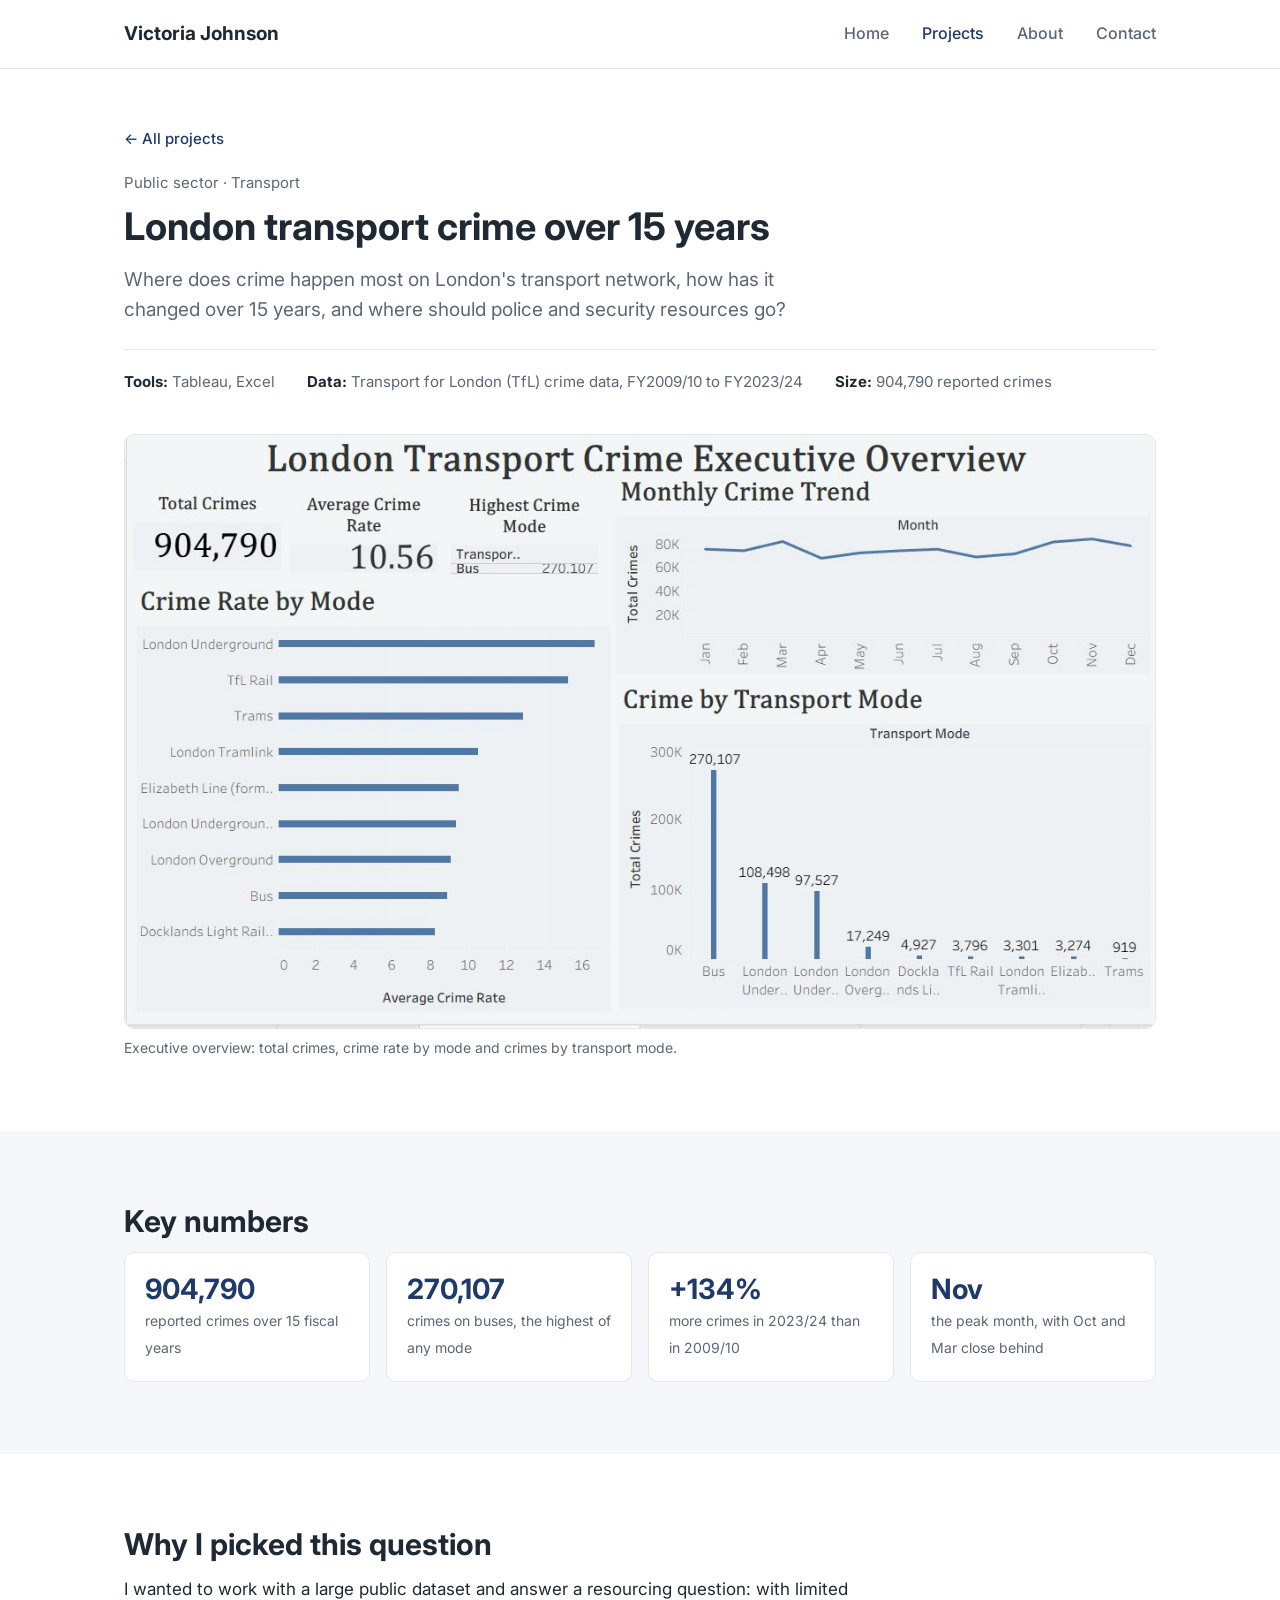
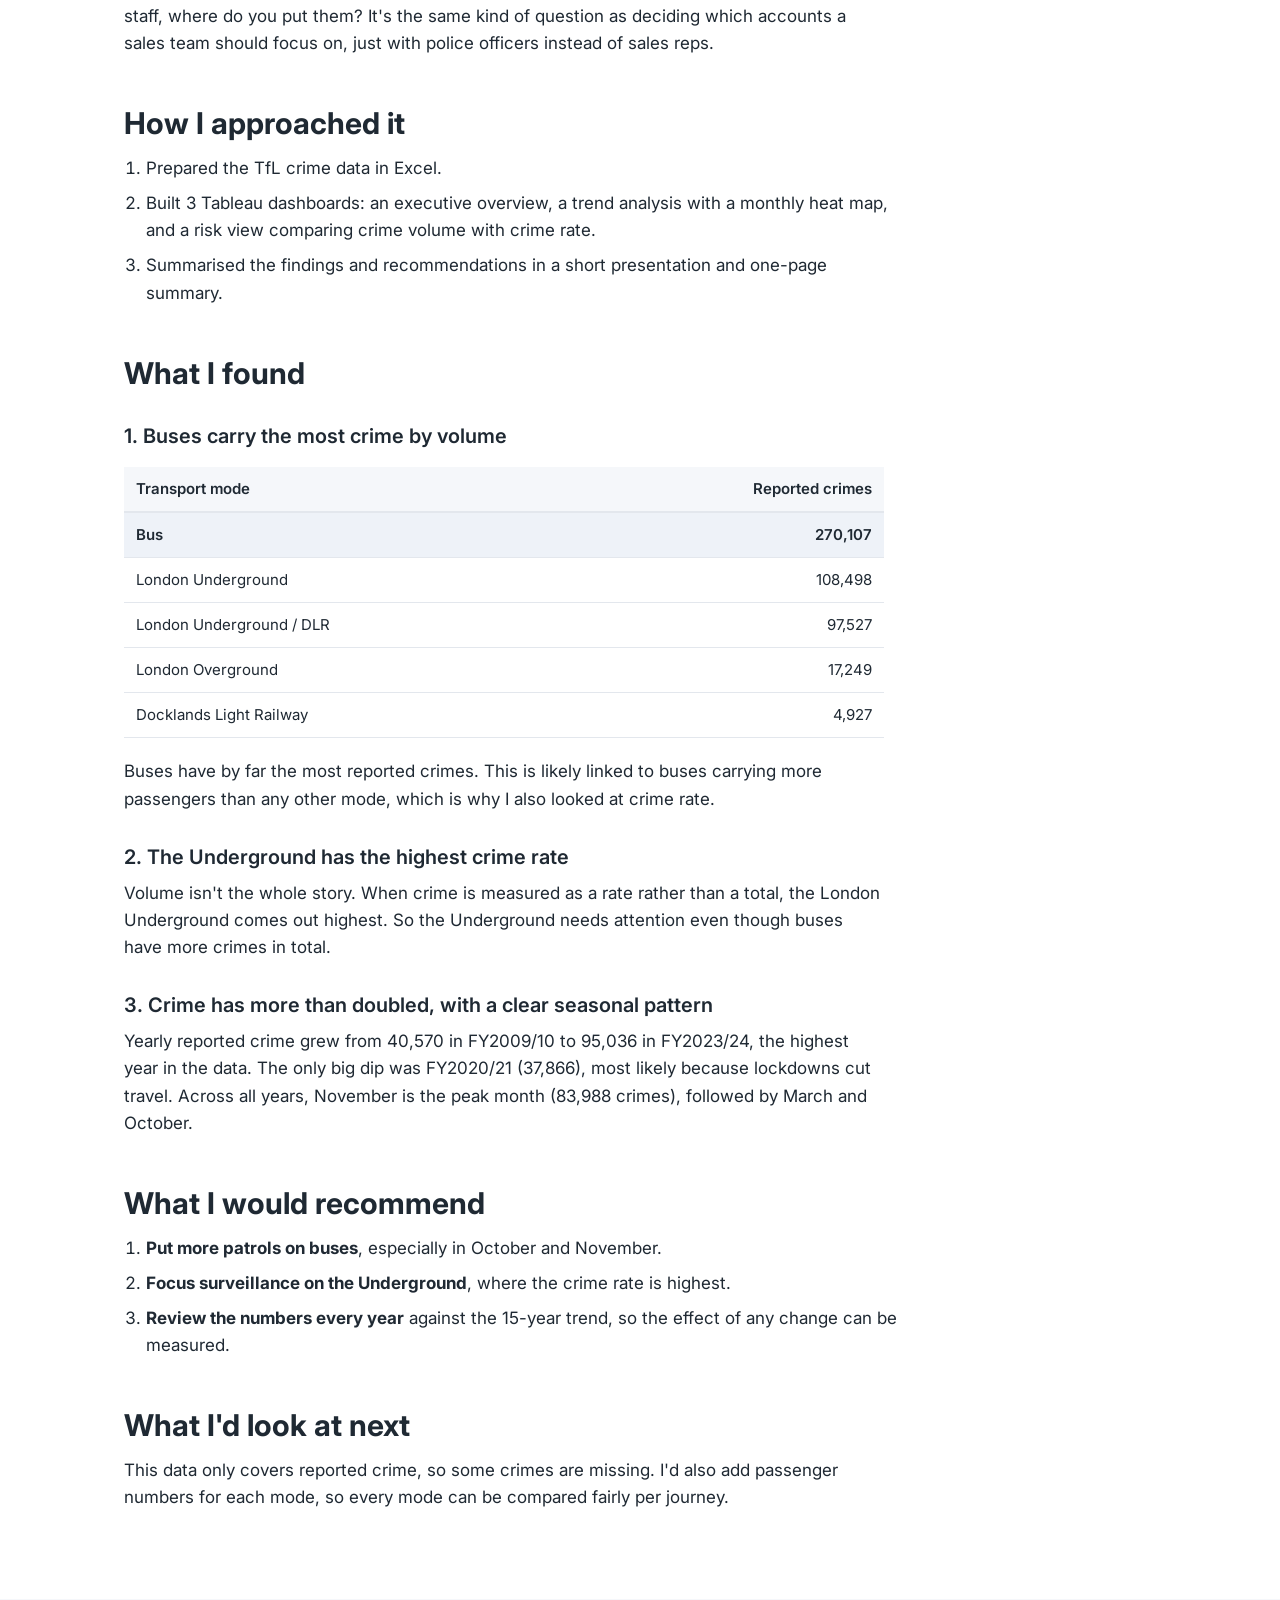
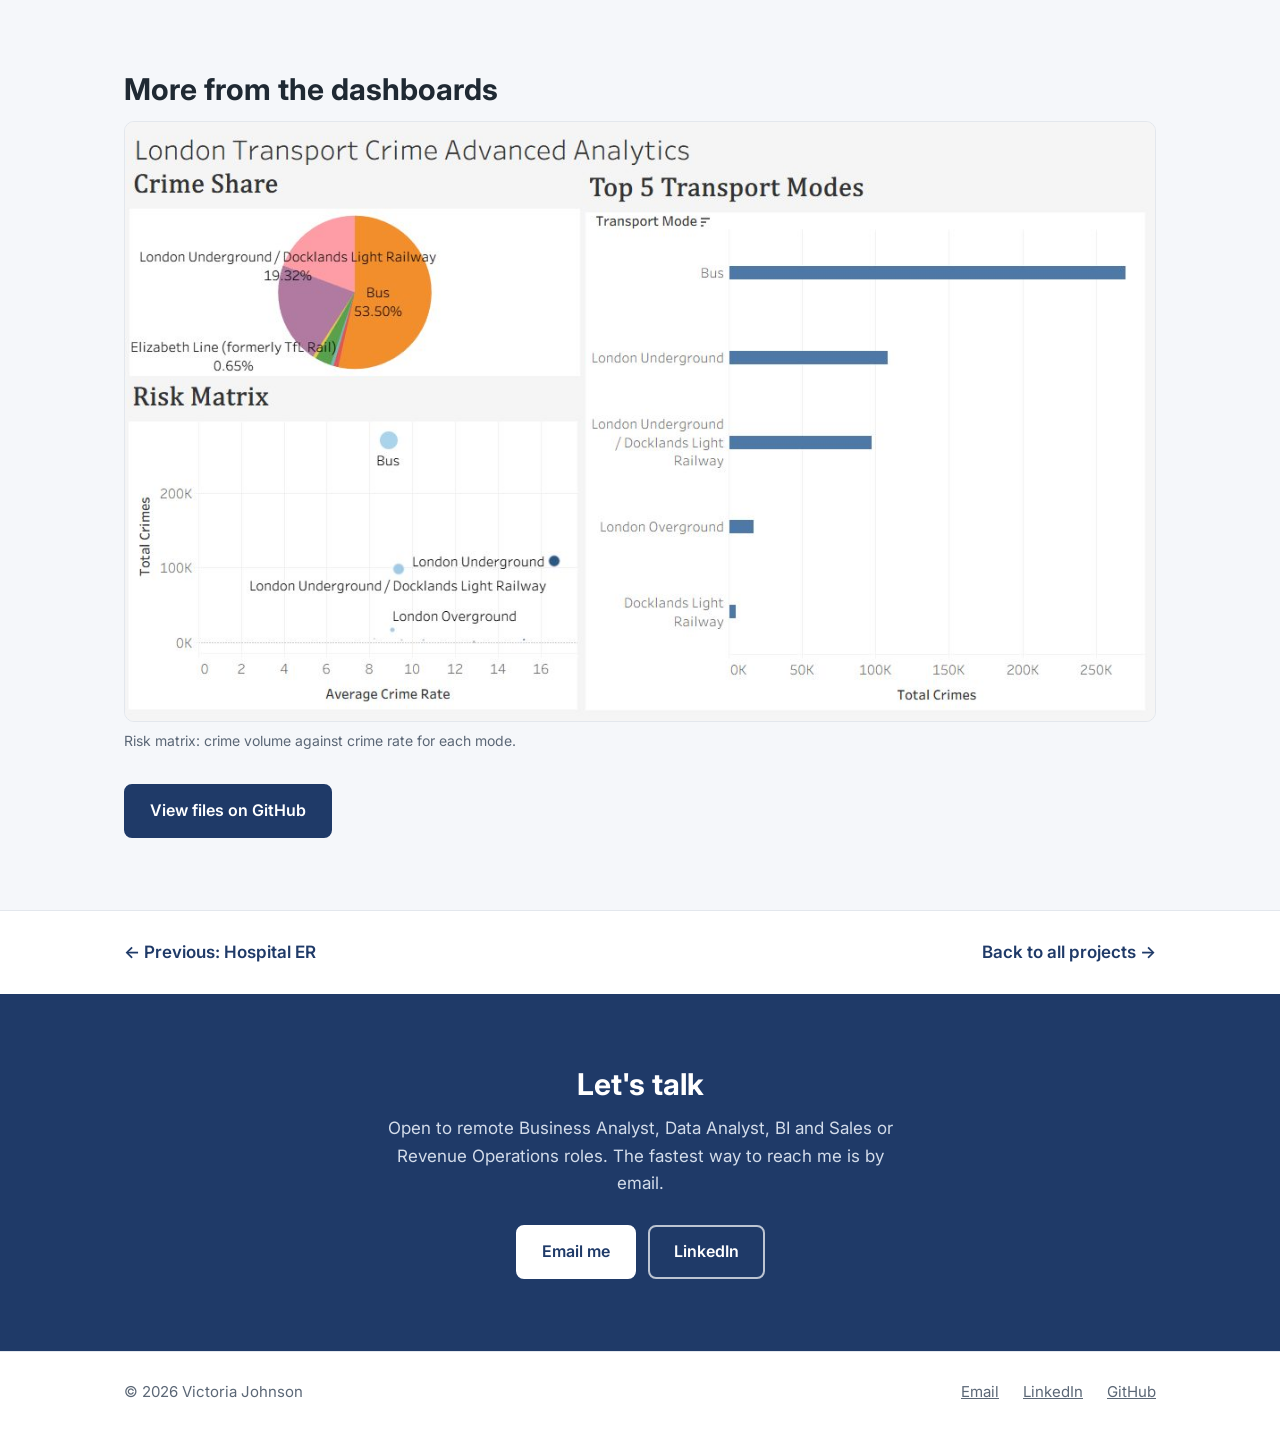
<file: london-crime.html>
<!DOCTYPE html>
<html lang="en">
<head>
<meta charset="UTF-8">
<meta name="viewport" content="width=device-width, initial-scale=1">
<title>London Transport Crime Analysis | Victoria Johnson</title>
<meta name="description" content="Tableau analysis of 904,790 reported crimes on London's transport network over 15 fiscal years.">
<link rel="stylesheet" href="styles.css">
</head>
<body>

<header class="site-header">
  <div class="container">
    <a class="logo" href="index.html">Victoria Johnson</a>
    <nav class="site-nav">
      <a href="index.html">Home</a>
      <a class="active" href="projects.html">Projects</a>
      <a href="about.html">About</a>
      <a href="contact.html">Contact</a>
    </nav>
  </div>
</header>

<section class="page-top case-top">
  <div class="container">
    <a class="back-link" href="projects.html">&larr; All projects</a>
    <p class="card-label">Public sector &middot; Transport</p>
    <h1>London transport crime over 15 years</h1>
    <p class="question">Where does crime happen most on London's transport network, how has it changed over 15 years, and where should police and security resources go?</p>
    <div class="case-meta">
      <span><strong>Tools:</strong> Tableau, Excel</span>
      <span><strong>Data:</strong> Transport for London (TfL) crime data, FY2009/10 to FY2023/24</span>
      <span><strong>Size:</strong> 904,790 reported crimes</span>
    </div>
  </div>
</section>

<section class="page-content">
  <div class="container">
    <figure class="case-image">
      <img src="london-1-executive.jpg" alt="London transport crime executive overview dashboard built in Tableau">
      <figcaption>Executive overview: total crimes, crime rate by mode and crimes by transport mode.</figcaption>
    </figure>
  </div>
</section>

<section class="bg-light">
  <div class="container">
    <h2>Key numbers</h2>
    <div class="key-numbers">
      <div class="number-box"><strong>904,790</strong><span>reported crimes over 15 fiscal years</span></div>
      <div class="number-box"><strong>270,107</strong><span>crimes on buses, the highest of any mode</span></div>
      <div class="number-box"><strong>+134%</strong><span>more crimes in 2023/24 than in 2009/10</span></div>
      <div class="number-box"><strong>Nov</strong><span>the peak month, with Oct and Mar close behind</span></div>
    </div>
  </div>
</section>

<section>
  <div class="container case-text">
    <h2>Why I picked this question</h2>
    <p>I wanted to work with a large public dataset and answer a resourcing question: with limited staff, where do you put them? It's the same kind of question as deciding which accounts a sales team should focus on, just with police officers instead of sales reps.</p>

    <h2>How I approached it</h2>
    <ol>
      <li>Prepared the TfL crime data in Excel.</li>
      <li>Built 3 Tableau dashboards: an executive overview, a trend analysis with a monthly heat map, and a risk view comparing crime volume with crime rate.</li>
      <li>Summarised the findings and recommendations in a short presentation and one-page summary.</li>
    </ol>

    <h2>What I found</h2>

    <h3>1. Buses carry the most crime by volume</h3>
    <div class="table-wrap"><table>
      <thead><tr><th>Transport mode</th><th class="num">Reported crimes</th></tr></thead>
      <tbody>
        <tr class="highlight"><td>Bus</td><td class="num">270,107</td></tr>
        <tr><td>London Underground</td><td class="num">108,498</td></tr>
        <tr><td>London Underground / DLR</td><td class="num">97,527</td></tr>
        <tr><td>London Overground</td><td class="num">17,249</td></tr>
        <tr><td>Docklands Light Railway</td><td class="num">4,927</td></tr>
      </tbody>
    </table></div>
    <p>Buses have by far the most reported crimes. This is likely linked to buses carrying more passengers than any other mode, which is why I also looked at crime rate.</p>

    <h3>2. The Underground has the highest crime rate</h3>
    <p>Volume isn't the whole story. When crime is measured as a rate rather than a total, the London Underground comes out highest. So the Underground needs attention even though buses have more crimes in total.</p>

    <h3>3. Crime has more than doubled, with a clear seasonal pattern</h3>
    <p>Yearly reported crime grew from 40,570 in FY2009/10 to 95,036 in FY2023/24, the highest year in the data. The only big dip was FY2020/21 (37,866), most likely because lockdowns cut travel. Across all years, November is the peak month (83,988 crimes), followed by March and October.</p>

    <h2>What I would recommend</h2>
    <ol>
      <li><strong>Put more patrols on buses</strong>, especially in October and November.</li>
      <li><strong>Focus surveillance on the Underground</strong>, where the crime rate is highest.</li>
      <li><strong>Review the numbers every year</strong> against the 15-year trend, so the effect of any change can be measured.</li>
    </ol>

    <h2>What I'd look at next</h2>
    <p>This data only covers reported crime, so some crimes are missing. I'd also add passenger numbers for each mode, so every mode can be compared fairly per journey.</p>
  </div>
</section>

<section class="bg-light">
  <div class="container">
    <h2>More from the dashboards</h2>
    <div class="gallery">
      <figure class="case-image">
        <img src="london-3-advanced.jpg" alt="Advanced analytics dashboard in Tableau with risk matrix" loading="lazy">
        <figcaption>Risk matrix: crime volume against crime rate for each mode.</figcaption>
      </figure>
    </div>
    <div class="project-links" style="margin-top: 32px;">
      <a class="btn btn-primary" href="https://github.com/Vickytoria-lab/victoria_analytics_portfolio/tree/main/london-crime">View files on GitHub</a>
    </div>
  </div>
</section>

<section class="next-section">
  <div class="container next-project">
    <a href="hospital.html">&larr; Previous: Hospital ER</a>
    <a href="projects.html">Back to all projects &rarr;</a>
  </div>
</section>

<section class="contact-band">
  <div class="container contact-box">
    <h2>Let's talk</h2>
    <p>Open to remote Business Analyst, Data Analyst, BI and Sales or Revenue Operations roles. The fastest way to reach me is by email.</p>
    <div class="buttons">
      <a class="btn btn-white" href="mailto:Johnsonfisayo090@gmail.com">Email me</a>
      <a class="btn btn-outline-white" href="https://linkedin.com/in/victoria-johnson-a35b73405">LinkedIn</a>
    </div>
  </div>
</section>

<footer class="site-footer">
  <div class="container">
    <span>&copy; 2026 Victoria Johnson</span>
    <span>
      <a href="mailto:Johnsonfisayo090@gmail.com">Email</a>
      <a href="https://linkedin.com/in/victoria-johnson-a35b73405">LinkedIn</a>
      <a href="https://github.com/Vickytoria-lab">GitHub</a>
    </span>
  </div>
</footer>

</body>
</html>
</file>
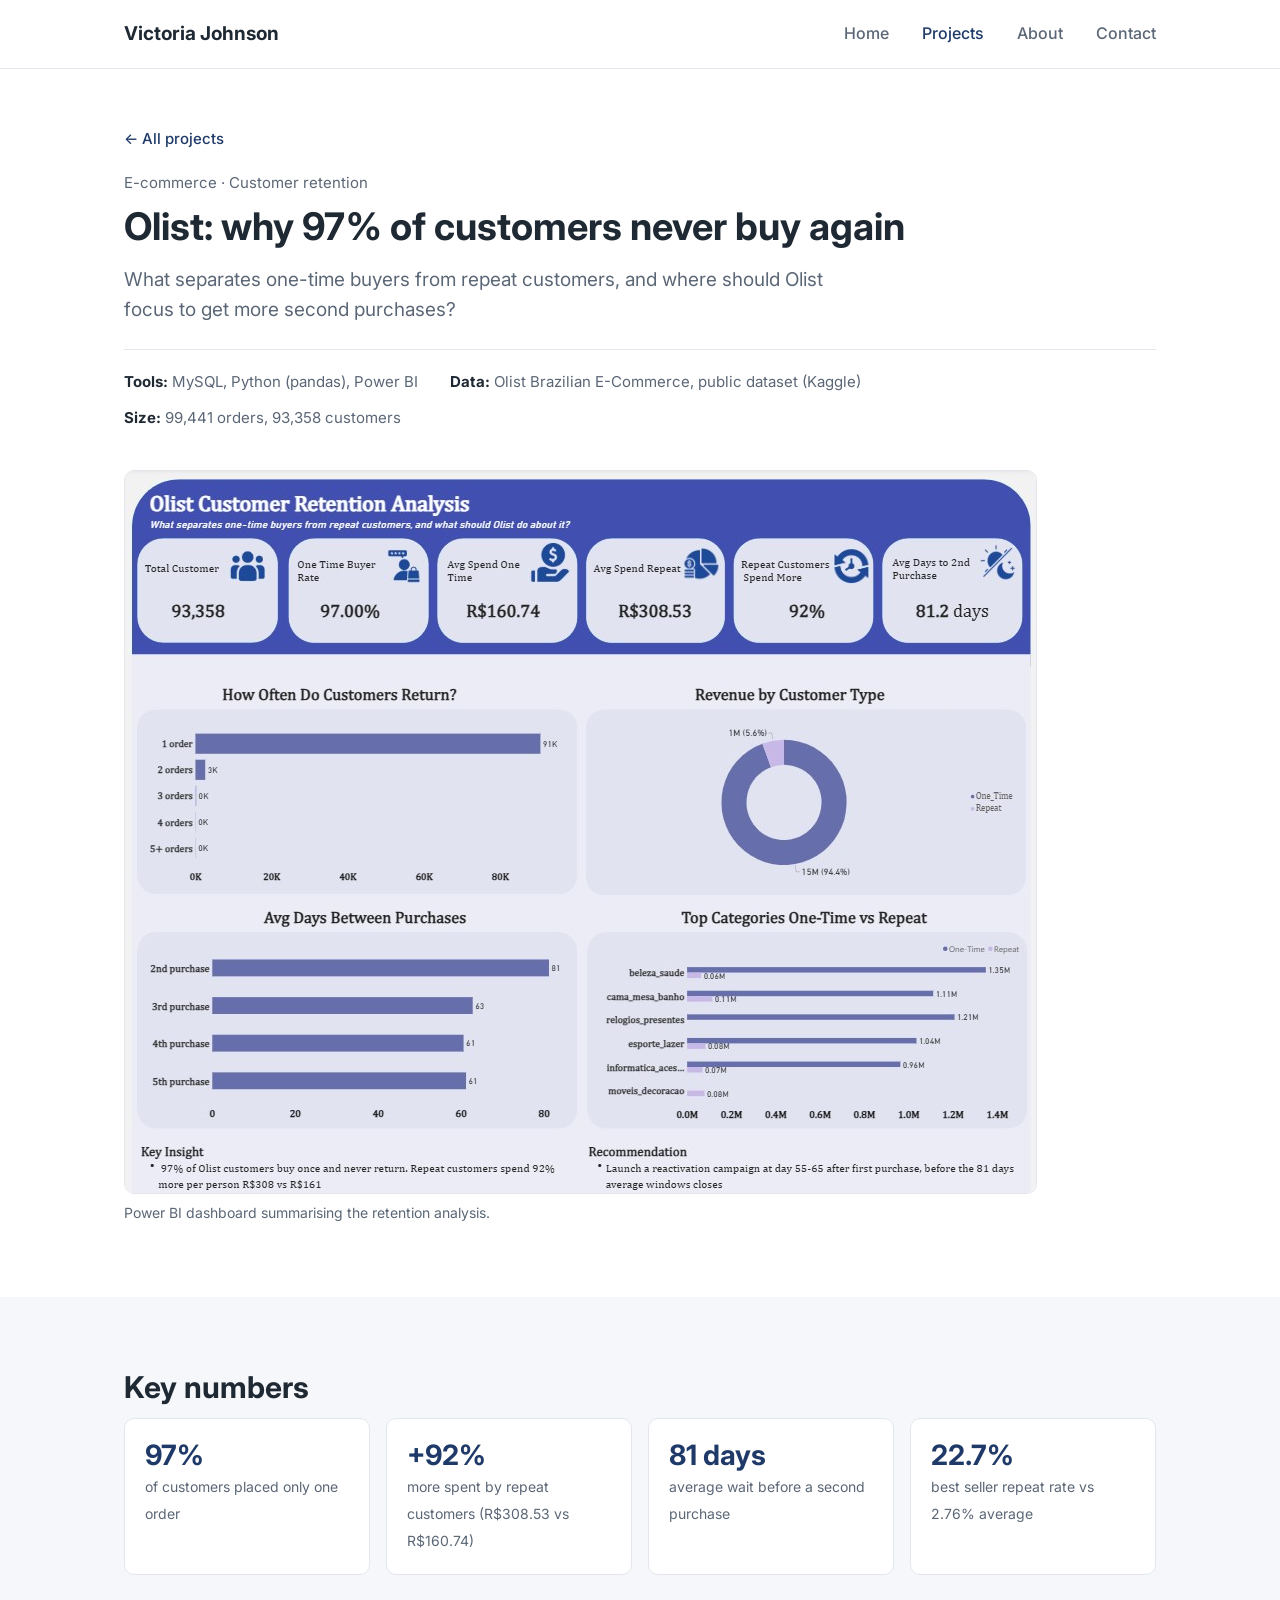
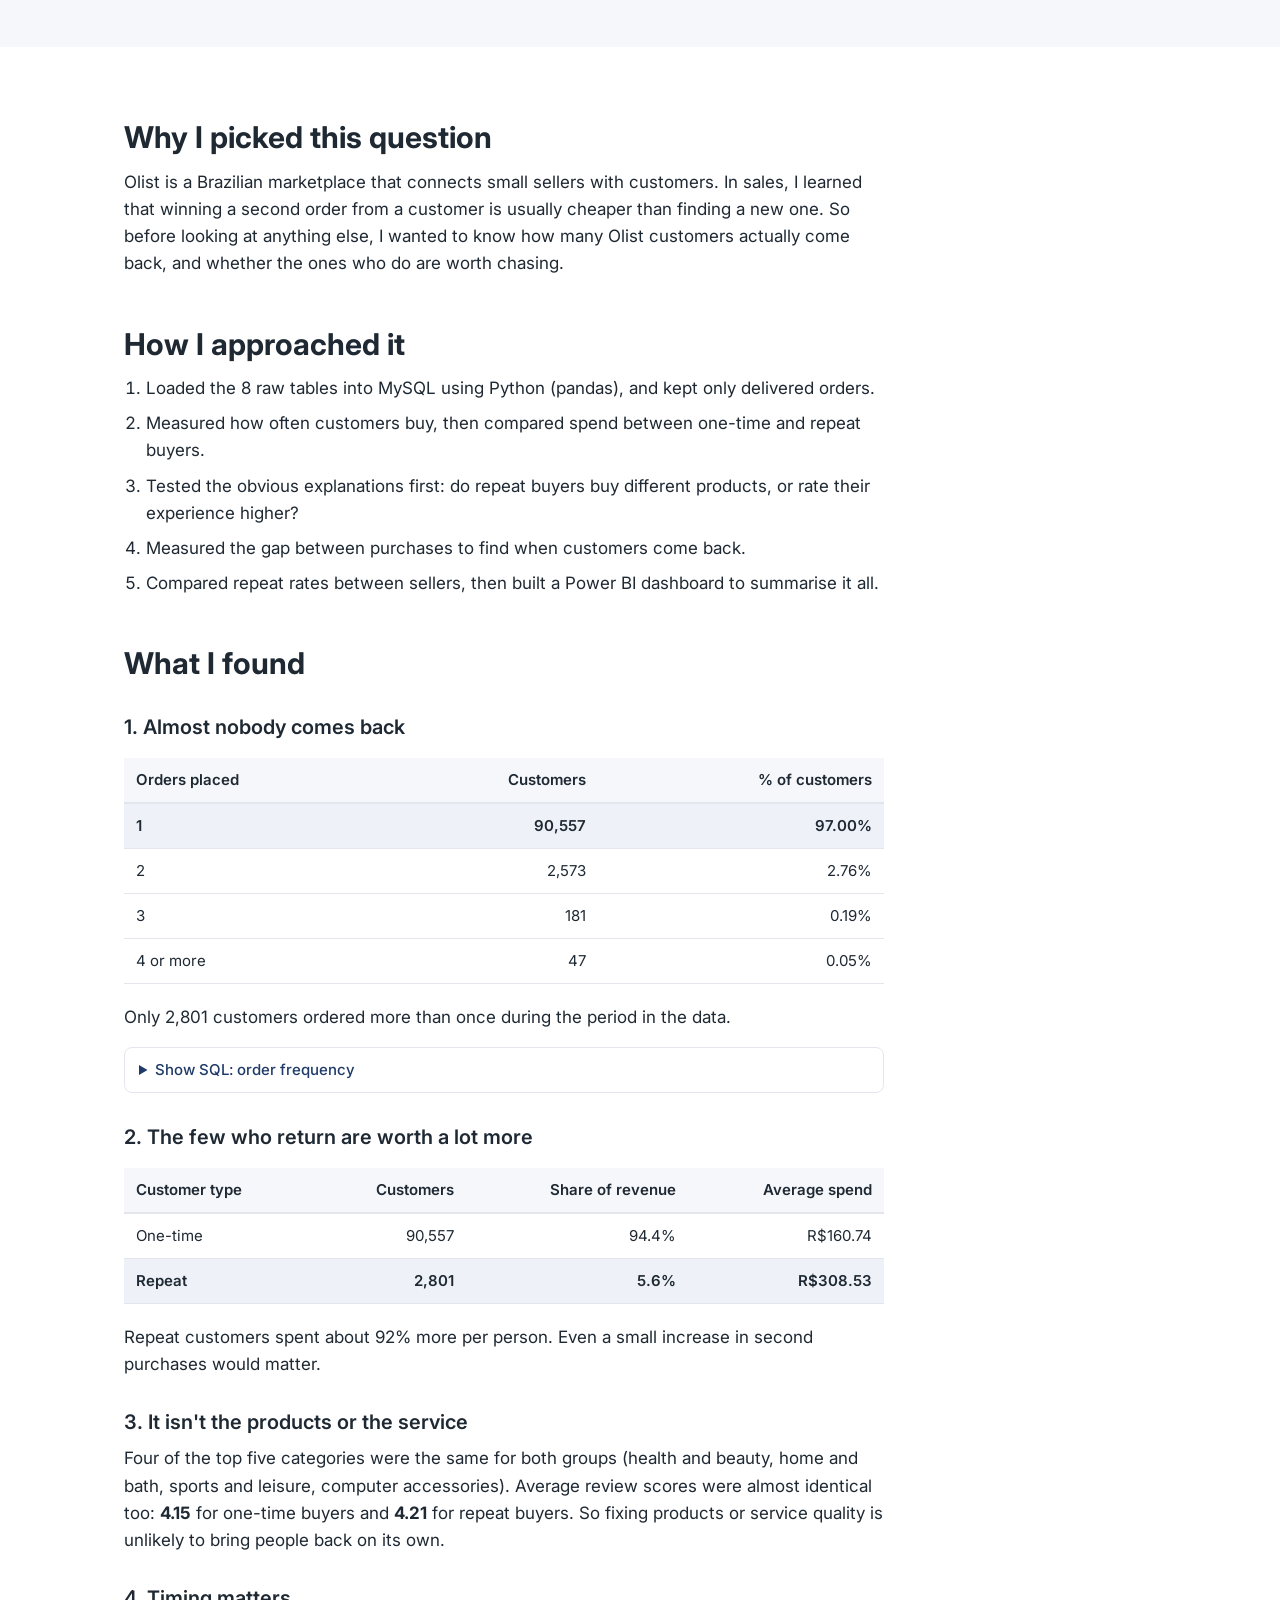
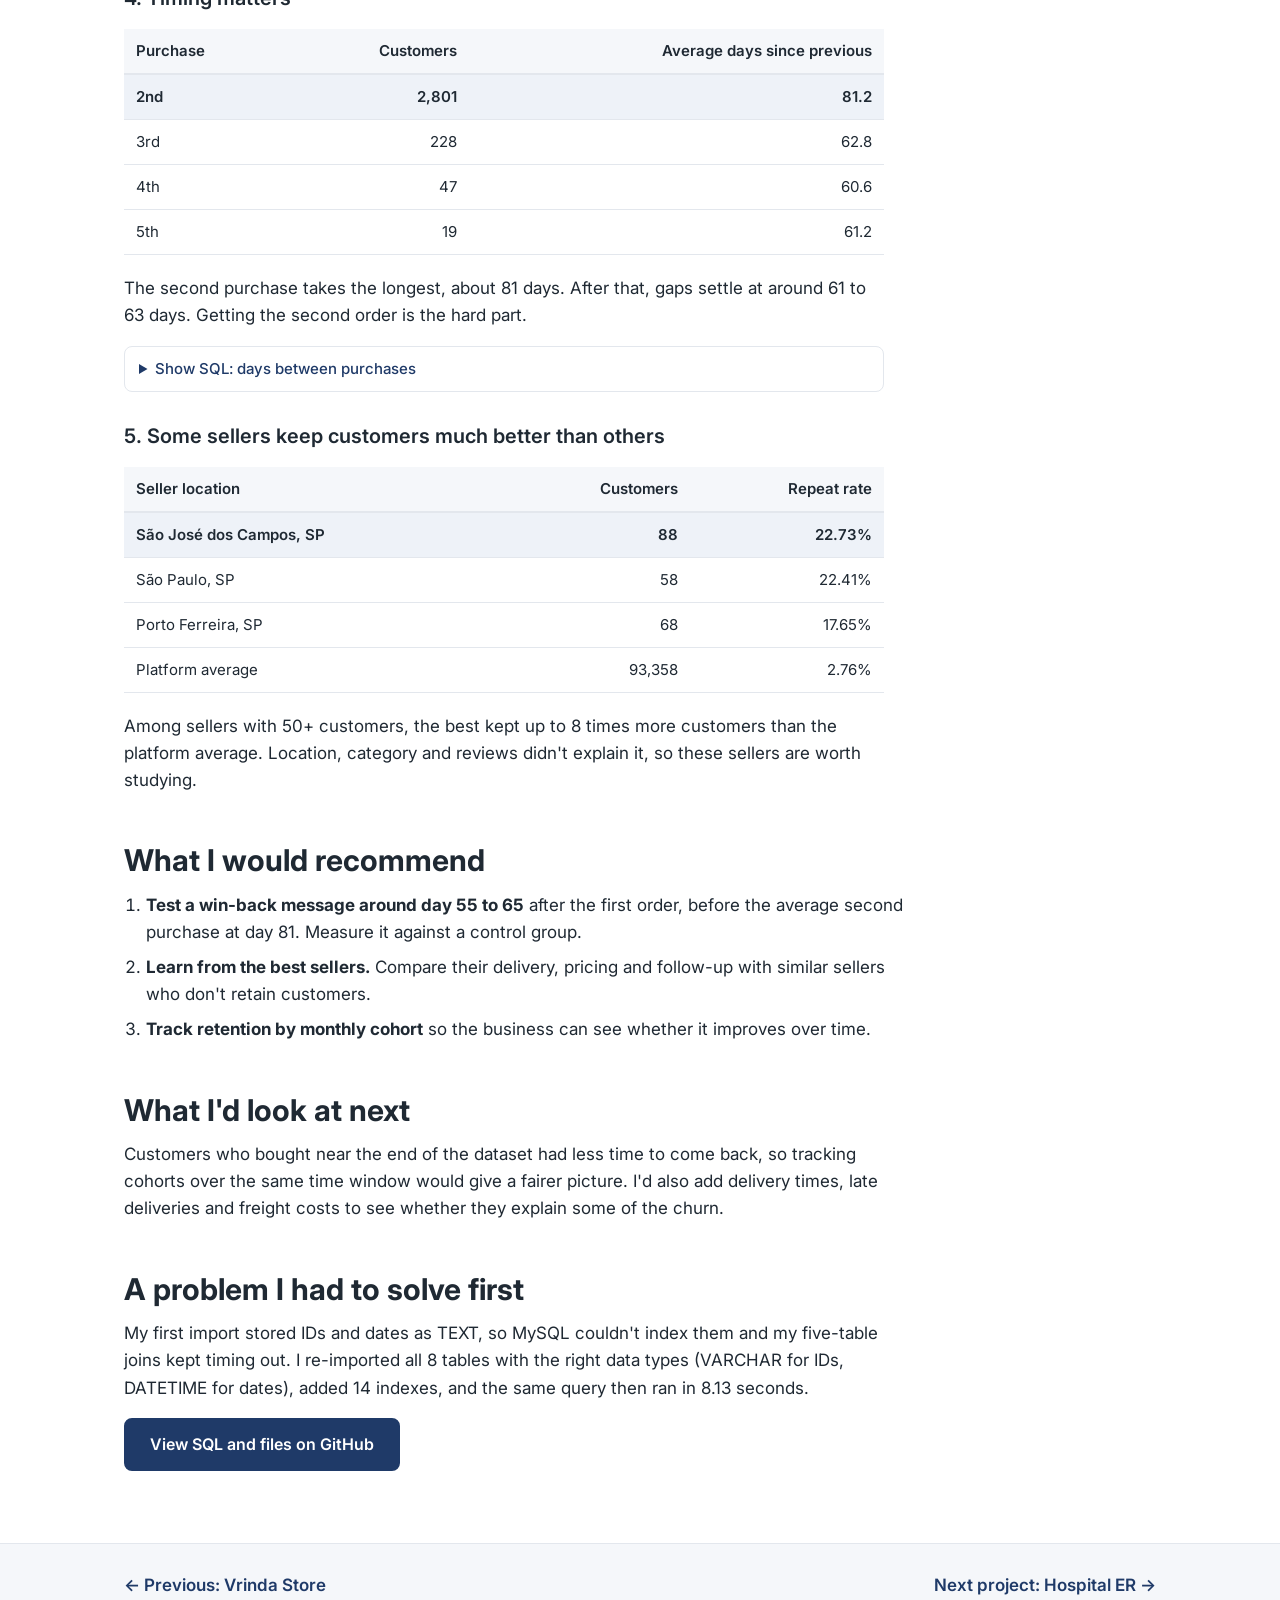
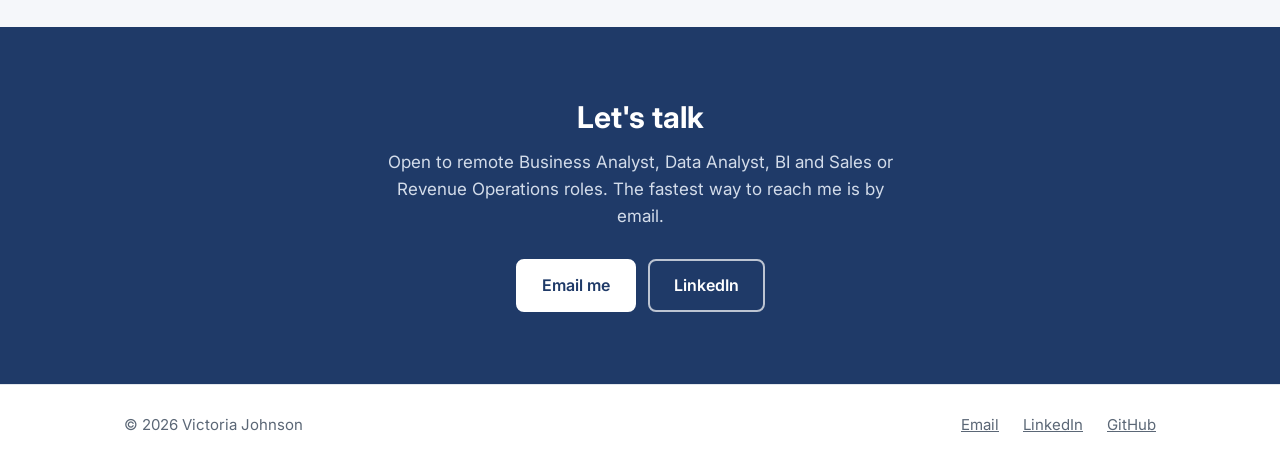
<file: olist.html>
<!DOCTYPE html>
<html lang="en">
<head>
<meta charset="UTF-8">
<meta name="viewport" content="width=device-width, initial-scale=1">
<title>Olist Customer Retention | Victoria Johnson</title>
<meta name="description" content="SQL analysis of 93,358 Olist customers: why 97% never buy again, and what the business could do about it.">
<link rel="stylesheet" href="styles.css">
</head>
<body>

<header class="site-header">
  <div class="container">
    <a class="logo" href="index.html">Victoria Johnson</a>
    <nav class="site-nav">
      <a href="index.html">Home</a>
      <a class="active" href="projects.html">Projects</a>
      <a href="about.html">About</a>
      <a href="contact.html">Contact</a>
    </nav>
  </div>
</header>

<section class="page-top case-top">
  <div class="container">
    <a class="back-link" href="projects.html">&larr; All projects</a>
    <p class="card-label">E-commerce &middot; Customer retention</p>
    <h1>Olist: why 97% of customers never buy again</h1>
    <p class="question">What separates one-time buyers from repeat customers, and where should Olist focus to get more second purchases?</p>
    <div class="case-meta">
      <span><strong>Tools:</strong> MySQL, Python (pandas), Power BI</span>
      <span><strong>Data:</strong> Olist Brazilian E-Commerce, public dataset (Kaggle)</span>
      <span><strong>Size:</strong> 99,441 orders, 93,358 customers</span>
    </div>
  </div>
</section>

<section class="page-content">
  <div class="container">
    <figure class="case-image">
      <img src="olist-dashboard.jpg" alt="Olist customer retention dashboard built in Power BI">
      <figcaption>Power BI dashboard summarising the retention analysis.</figcaption>
    </figure>
  </div>
</section>

<section class="bg-light">
  <div class="container">
    <h2>Key numbers</h2>
    <div class="key-numbers">
      <div class="number-box"><strong>97%</strong><span>of customers placed only one order</span></div>
      <div class="number-box"><strong>+92%</strong><span>more spent by repeat customers (R$308.53 vs R$160.74)</span></div>
      <div class="number-box"><strong>81 days</strong><span>average wait before a second purchase</span></div>
      <div class="number-box"><strong>22.7%</strong><span>best seller repeat rate vs 2.76% average</span></div>
    </div>
  </div>
</section>

<section>
  <div class="container case-text">
    <h2>Why I picked this question</h2>
    <p>Olist is a Brazilian marketplace that connects small sellers with customers. In sales, I learned that winning a second order from a customer is usually cheaper than finding a new one. So before looking at anything else, I wanted to know how many Olist customers actually come back, and whether the ones who do are worth chasing.</p>

    <h2>How I approached it</h2>
    <ol>
      <li>Loaded the 8 raw tables into MySQL using Python (pandas), and kept only delivered orders.</li>
      <li>Measured how often customers buy, then compared spend between one-time and repeat buyers.</li>
      <li>Tested the obvious explanations first: do repeat buyers buy different products, or rate their experience higher?</li>
      <li>Measured the gap between purchases to find when customers come back.</li>
      <li>Compared repeat rates between sellers, then built a Power BI dashboard to summarise it all.</li>
    </ol>

    <h2>What I found</h2>

    <h3>1. Almost nobody comes back</h3>
    <div class="table-wrap"><table>
      <thead><tr><th>Orders placed</th><th class="num">Customers</th><th class="num">% of customers</th></tr></thead>
      <tbody>
        <tr class="highlight"><td>1</td><td class="num">90,557</td><td class="num">97.00%</td></tr>
        <tr><td>2</td><td class="num">2,573</td><td class="num">2.76%</td></tr>
        <tr><td>3</td><td class="num">181</td><td class="num">0.19%</td></tr>
        <tr><td>4 or more</td><td class="num">47</td><td class="num">0.05%</td></tr>
      </tbody>
    </table></div>
    <p>Only 2,801 customers ordered more than once during the period in the data.</p>
    <details><summary>Show SQL: order frequency</summary>
<pre>WITH customer_orders AS (
  SELECT c.customer_unique_id,
         COUNT(DISTINCT o.order_id) AS order_count
  FROM customers c
  JOIN orders o ON c.customer_id = o.customer_id
  WHERE o.order_status = 'delivered'
  GROUP BY c.customer_unique_id
)
SELECT order_count,
       COUNT(*) AS number_of_customers,
       ROUND(COUNT(*) * 100.0 / SUM(COUNT(*)) OVER (), 2) AS pct_of_customers
FROM customer_orders
GROUP BY order_count
ORDER BY order_count;</pre>
    </details>

    <h3>2. The few who return are worth a lot more</h3>
    <div class="table-wrap"><table>
      <thead><tr><th>Customer type</th><th class="num">Customers</th><th class="num">Share of revenue</th><th class="num">Average spend</th></tr></thead>
      <tbody>
        <tr><td>One-time</td><td class="num">90,557</td><td class="num">94.4%</td><td class="num">R$160.74</td></tr>
        <tr class="highlight"><td>Repeat</td><td class="num">2,801</td><td class="num">5.6%</td><td class="num">R$308.53</td></tr>
      </tbody>
    </table></div>
    <p>Repeat customers spent about 92% more per person. Even a small increase in second purchases would matter.</p>

    <h3>3. It isn't the products or the service</h3>
    <p>Four of the top five categories were the same for both groups (health and beauty, home and bath, sports and leisure, computer accessories). Average review scores were almost identical too: <strong>4.15</strong> for one-time buyers and <strong>4.21</strong> for repeat buyers. So fixing products or service quality is unlikely to bring people back on its own.</p>

    <h3>4. Timing matters</h3>
    <div class="table-wrap"><table>
      <thead><tr><th>Purchase</th><th class="num">Customers</th><th class="num">Average days since previous</th></tr></thead>
      <tbody>
        <tr class="highlight"><td>2nd</td><td class="num">2,801</td><td class="num">81.2</td></tr>
        <tr><td>3rd</td><td class="num">228</td><td class="num">62.8</td></tr>
        <tr><td>4th</td><td class="num">47</td><td class="num">60.6</td></tr>
        <tr><td>5th</td><td class="num">19</td><td class="num">61.2</td></tr>
      </tbody>
    </table></div>
    <p>The second purchase takes the longest, about 81 days. After that, gaps settle at around 61 to 63 days. Getting the second order is the hard part.</p>
    <details><summary>Show SQL: days between purchases</summary>
<pre>WITH customer_orders AS (
  SELECT c.customer_unique_id, o.order_purchase_timestamp,
    ROW_NUMBER() OVER (PARTITION BY c.customer_unique_id
      ORDER BY o.order_purchase_timestamp) AS order_sequence,
    LAG(o.order_purchase_timestamp) OVER (PARTITION BY c.customer_unique_id
      ORDER BY o.order_purchase_timestamp) AS previous_order_date
  FROM customers c
  JOIN orders o ON c.customer_id = o.customer_id
  WHERE o.order_status = 'delivered'
)
SELECT order_sequence,
       COUNT(*) AS customers_at_this_order,
       ROUND(AVG(DATEDIFF(order_purchase_timestamp, previous_order_date)), 1) AS avg_days
FROM customer_orders
WHERE order_sequence &gt; 1
GROUP BY order_sequence
ORDER BY order_sequence
LIMIT 5;</pre>
    </details>

    <h3>5. Some sellers keep customers much better than others</h3>
    <div class="table-wrap"><table>
      <thead><tr><th>Seller location</th><th class="num">Customers</th><th class="num">Repeat rate</th></tr></thead>
      <tbody>
        <tr class="highlight"><td>S&atilde;o Jos&eacute; dos Campos, SP</td><td class="num">88</td><td class="num">22.73%</td></tr>
        <tr><td>S&atilde;o Paulo, SP</td><td class="num">58</td><td class="num">22.41%</td></tr>
        <tr><td>Porto Ferreira, SP</td><td class="num">68</td><td class="num">17.65%</td></tr>
        <tr><td>Platform average</td><td class="num">93,358</td><td class="num">2.76%</td></tr>
      </tbody>
    </table></div>
    <p>Among sellers with 50+ customers, the best kept up to 8 times more customers than the platform average. Location, category and reviews didn't explain it, so these sellers are worth studying.</p>

    <h2>What I would recommend</h2>
    <ol>
      <li><strong>Test a win-back message around day 55 to 65</strong> after the first order, before the average second purchase at day 81. Measure it against a control group.</li>
      <li><strong>Learn from the best sellers.</strong> Compare their delivery, pricing and follow-up with similar sellers who don't retain customers.</li>
      <li><strong>Track retention by monthly cohort</strong> so the business can see whether it improves over time.</li>
    </ol>

    <h2>What I'd look at next</h2>
    <p>Customers who bought near the end of the dataset had less time to come back, so tracking cohorts over the same time window would give a fairer picture. I'd also add delivery times, late deliveries and freight costs to see whether they explain some of the churn.</p>

    <h2>A problem I had to solve first</h2>
    <p>My first import stored IDs and dates as TEXT, so MySQL couldn't index them and my five-table joins kept timing out. I re-imported all 8 tables with the right data types (VARCHAR for IDs, DATETIME for dates), added 14 indexes, and the same query then ran in 8.13 seconds.</p>

    <div class="project-links">
      <a class="btn btn-primary" href="https://github.com/Vickytoria-lab/victoria_analytics_portfolio/tree/main/olist">View SQL and files on GitHub</a>
    </div>
  </div>
</section>

<section class="bg-light next-section">
  <div class="container next-project">
    <a href="vrinda.html">&larr; Previous: Vrinda Store</a>
    <a href="hospital.html">Next project: Hospital ER &rarr;</a>
  </div>
</section>

<section class="contact-band">
  <div class="container contact-box">
    <h2>Let's talk</h2>
    <p>Open to remote Business Analyst, Data Analyst, BI and Sales or Revenue Operations roles. The fastest way to reach me is by email.</p>
    <div class="buttons">
      <a class="btn btn-white" href="mailto:Johnsonfisayo090@gmail.com">Email me</a>
      <a class="btn btn-outline-white" href="https://linkedin.com/in/victoria-johnson-a35b73405">LinkedIn</a>
    </div>
  </div>
</section>

<footer class="site-footer">
  <div class="container">
    <span>&copy; 2026 Victoria Johnson</span>
    <span>
      <a href="mailto:Johnsonfisayo090@gmail.com">Email</a>
      <a href="https://linkedin.com/in/victoria-johnson-a35b73405">LinkedIn</a>
      <a href="https://github.com/Vickytoria-lab">GitHub</a>
    </span>
  </div>
</footer>

</body>
</html>
</file>
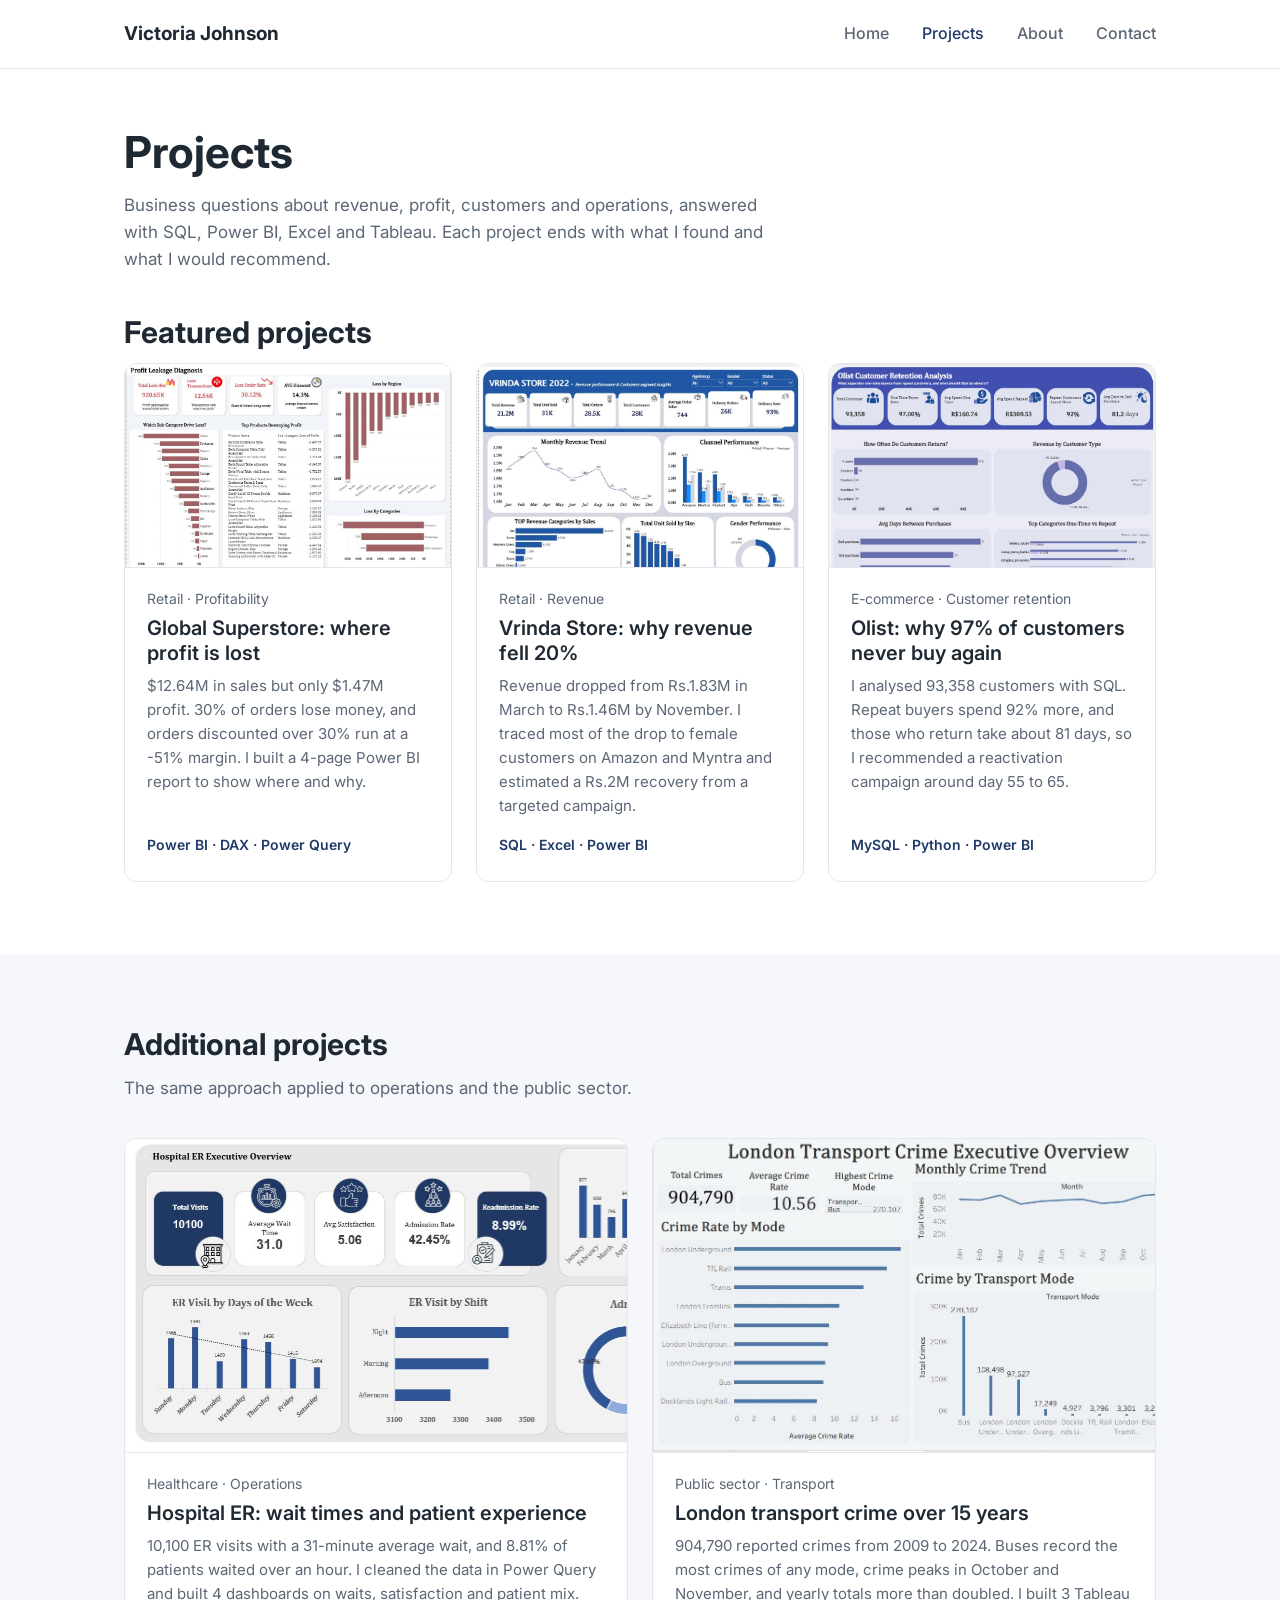
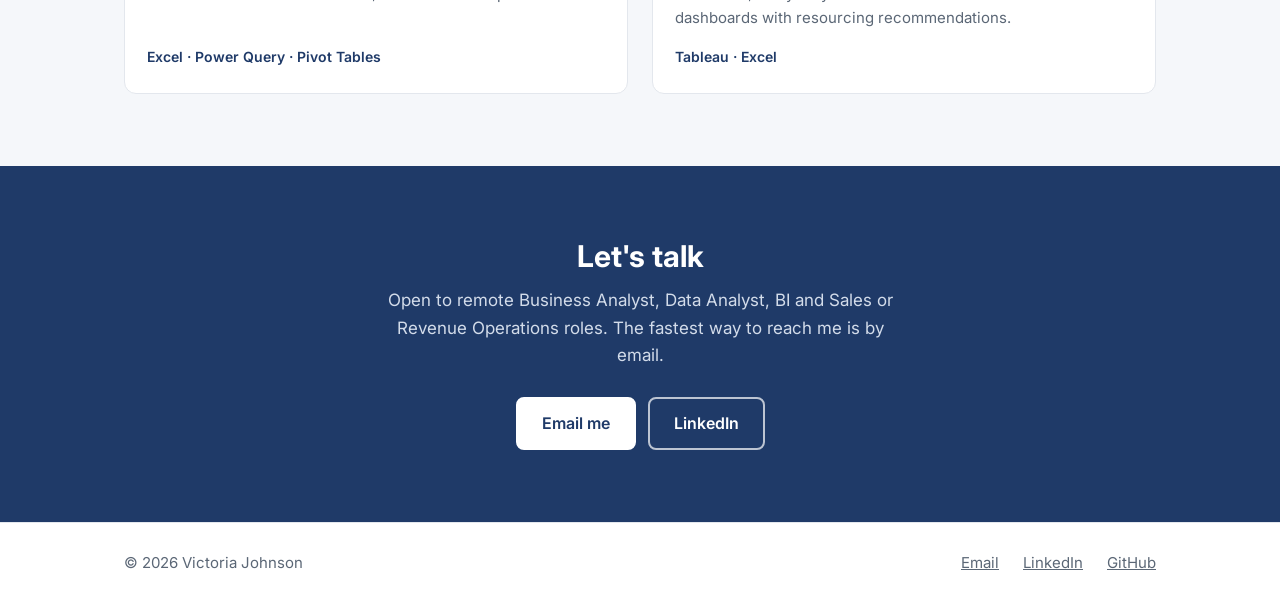
<file: projects.html>
<!DOCTYPE html>
<html lang="en">
<head>
<meta charset="UTF-8">
<meta name="viewport" content="width=device-width, initial-scale=1">
<title>Projects | Victoria Johnson</title>
<meta name="description" content="Five data analysis projects by Victoria Johnson: customer retention, profitability, revenue, healthcare operations and public transport.">
<link rel="stylesheet" href="styles.css">
</head>
<body>

<header class="site-header">
  <div class="container">
    <a class="logo" href="index.html">Victoria Johnson</a>
    <nav class="site-nav">
      <a href="index.html">Home</a>
      <a class="active" href="projects.html">Projects</a>
      <a href="about.html">About</a>
      <a href="contact.html">Contact</a>
    </nav>
  </div>
</header>

<section class="page-top">
  <div class="container">
    <h1>Projects</h1>
    <p class="section-intro">Business questions about revenue, profit, customers and operations, answered with SQL, Power BI, Excel and Tableau. Each project ends with what I found and what I would recommend.</p>
  </div>
</section>

<section class="page-content">
  <div class="container">
    <h2>Featured projects</h2>
    <div class="projects">
      <a class="project-card" href="superstore.html">
        <img src="superstore-2-profit-leakage.jpg" alt="Global Superstore profit leakage dashboard in Power BI">
        <div class="card-body">
          <span class="card-label">Retail &middot; Profitability</span>
          <h3>Global Superstore: where profit is lost</h3>
          <p>$12.64M in sales but only $1.47M profit. 30% of orders lose money, and orders discounted over 30% run at a -51% margin. I built a 4-page Power BI report to show where and why.</p>
          <span class="card-tools">Power BI &middot; DAX &middot; Power Query</span>
        </div>
      </a>
      <a class="project-card" href="vrinda.html">
        <img src="vrinda-dashboard.jpg" alt="Vrinda Store revenue dashboard in Power BI">
        <div class="card-body">
          <span class="card-label">Retail &middot; Revenue</span>
          <h3>Vrinda Store: why revenue fell 20%</h3>
          <p>Revenue dropped from Rs.1.83M in March to Rs.1.46M by November. I traced most of the drop to female customers on Amazon and Myntra and estimated a Rs.2M recovery from a targeted campaign.</p>
          <span class="card-tools">SQL &middot; Excel &middot; Power BI</span>
        </div>
      </a>
      <a class="project-card" href="olist.html">
        <img src="olist-dashboard.jpg" alt="Olist customer retention dashboard in Power BI">
        <div class="card-body">
          <span class="card-label">E-commerce &middot; Customer retention</span>
          <h3>Olist: why 97% of customers never buy again</h3>
          <p>I analysed 93,358 customers with SQL. Repeat buyers spend 92% more, and those who return take about 81 days, so I recommended a reactivation campaign around day 55 to 65.</p>
          <span class="card-tools">MySQL &middot; Python &middot; Power BI</span>
        </div>
      </a>
    </div>
  </div>
</section>

<section class="bg-light">
  <div class="container">
    <h2>Additional projects</h2>
    <p class="section-intro">The same approach applied to operations and the public sector.</p>
    <div class="projects projects-two">
      <a class="project-card" href="hospital.html">
        <img src="hospital-1-executive.jpg" alt="Hospital ER executive overview dashboard in Excel">
        <div class="card-body">
          <span class="card-label">Healthcare &middot; Operations</span>
          <h3>Hospital ER: wait times and patient experience</h3>
          <p>10,100 ER visits with a 31-minute average wait, and 8.81% of patients waited over an hour. I cleaned the data in Power Query and built 4 dashboards on waits, satisfaction and patient mix.</p>
          <span class="card-tools">Excel &middot; Power Query &middot; Pivot Tables</span>
        </div>
      </a>
      <a class="project-card" href="london-crime.html">
        <img src="london-1-executive.jpg" alt="London transport crime executive overview dashboard in Tableau">
        <div class="card-body">
          <span class="card-label">Public sector &middot; Transport</span>
          <h3>London transport crime over 15 years</h3>
          <p>904,790 reported crimes from 2009 to 2024. Buses record the most crimes of any mode, crime peaks in October and November, and yearly totals more than doubled. I built 3 Tableau dashboards with resourcing recommendations.</p>
          <span class="card-tools">Tableau &middot; Excel</span>
        </div>
      </a>
    </div>
  </div>
</section>

<section class="contact-band">
  <div class="container contact-box">
    <h2>Let's talk</h2>
    <p>Open to remote Business Analyst, Data Analyst, BI and Sales or Revenue Operations roles. The fastest way to reach me is by email.</p>
    <div class="buttons">
      <a class="btn btn-white" href="mailto:Johnsonfisayo090@gmail.com">Email me</a>
      <a class="btn btn-outline-white" href="https://linkedin.com/in/victoria-johnson-a35b73405">LinkedIn</a>
    </div>
  </div>
</section>

<footer class="site-footer">
  <div class="container">
    <span>&copy; 2026 Victoria Johnson</span>
    <span>
      <a href="mailto:Johnsonfisayo090@gmail.com">Email</a>
      <a href="https://linkedin.com/in/victoria-johnson-a35b73405">LinkedIn</a>
      <a href="https://github.com/Vickytoria-lab">GitHub</a>
    </span>
  </div>
</footer>

</body>
</html>
</file>
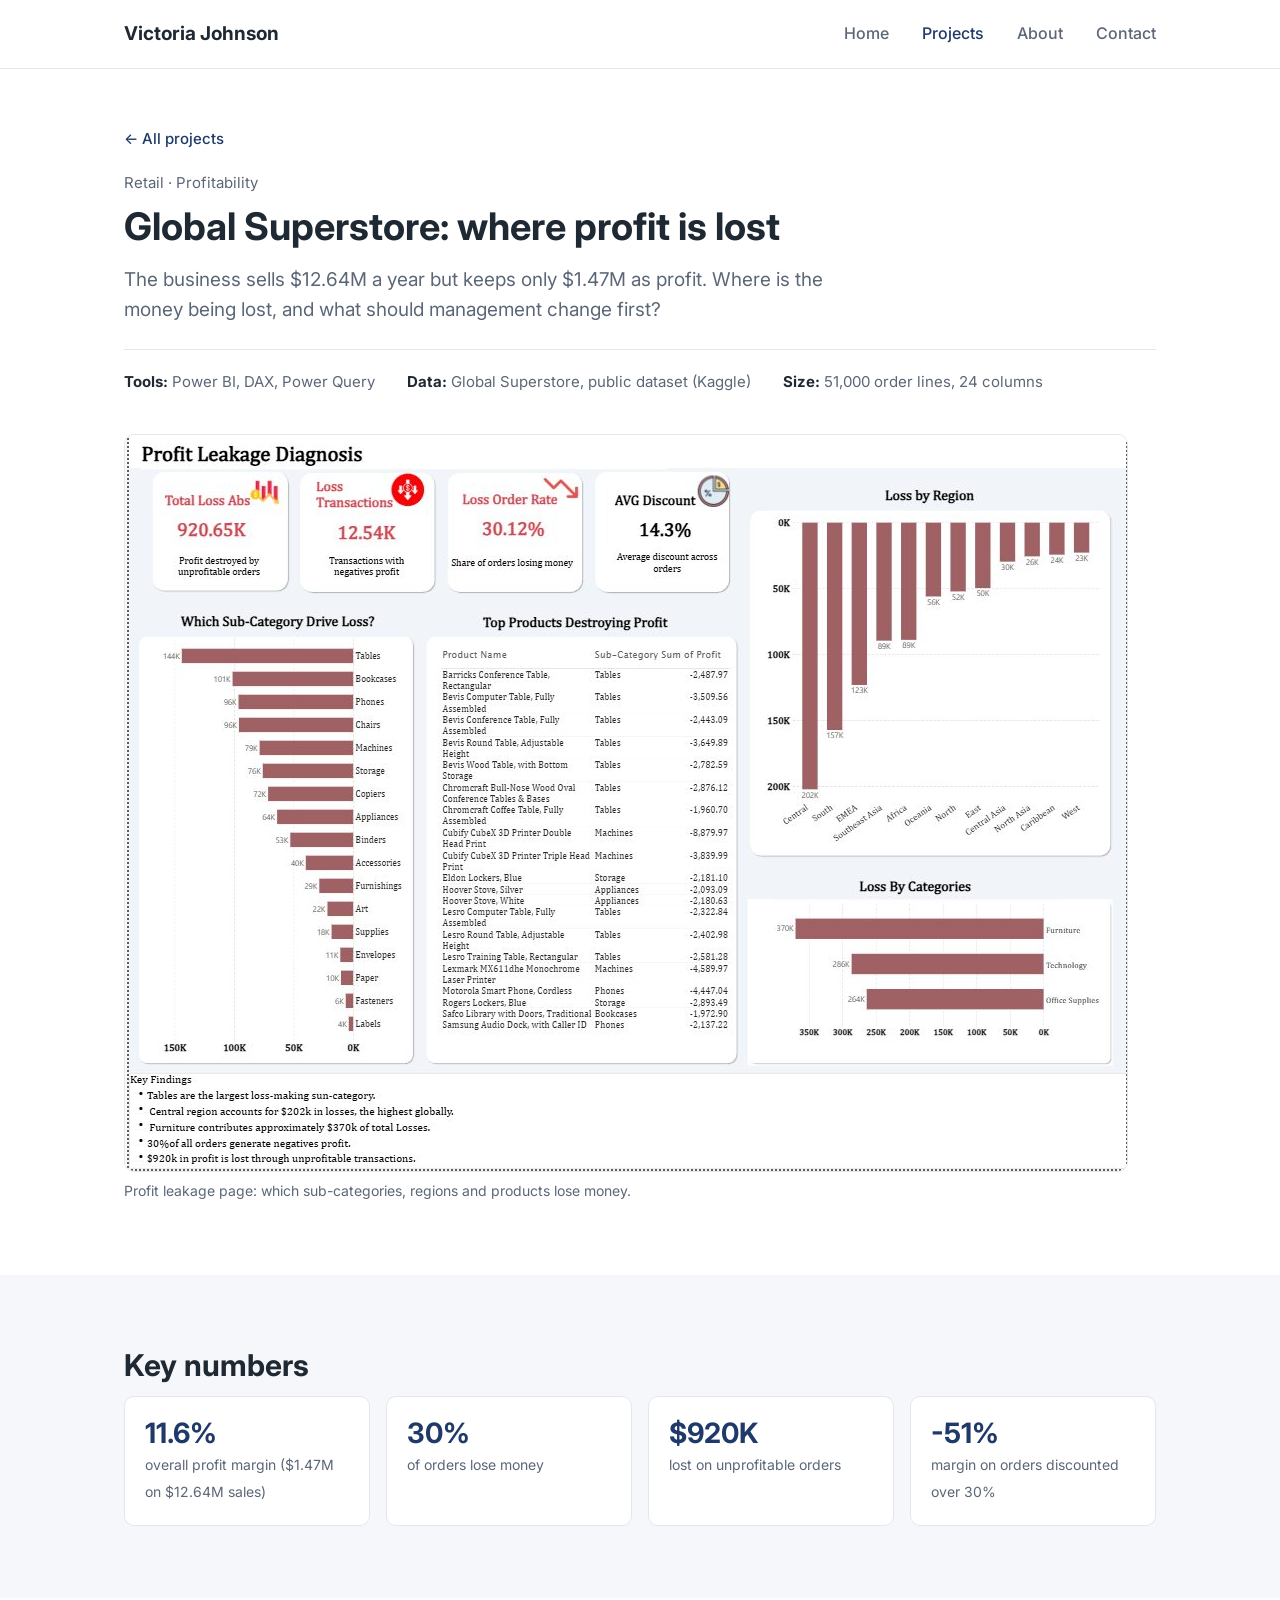
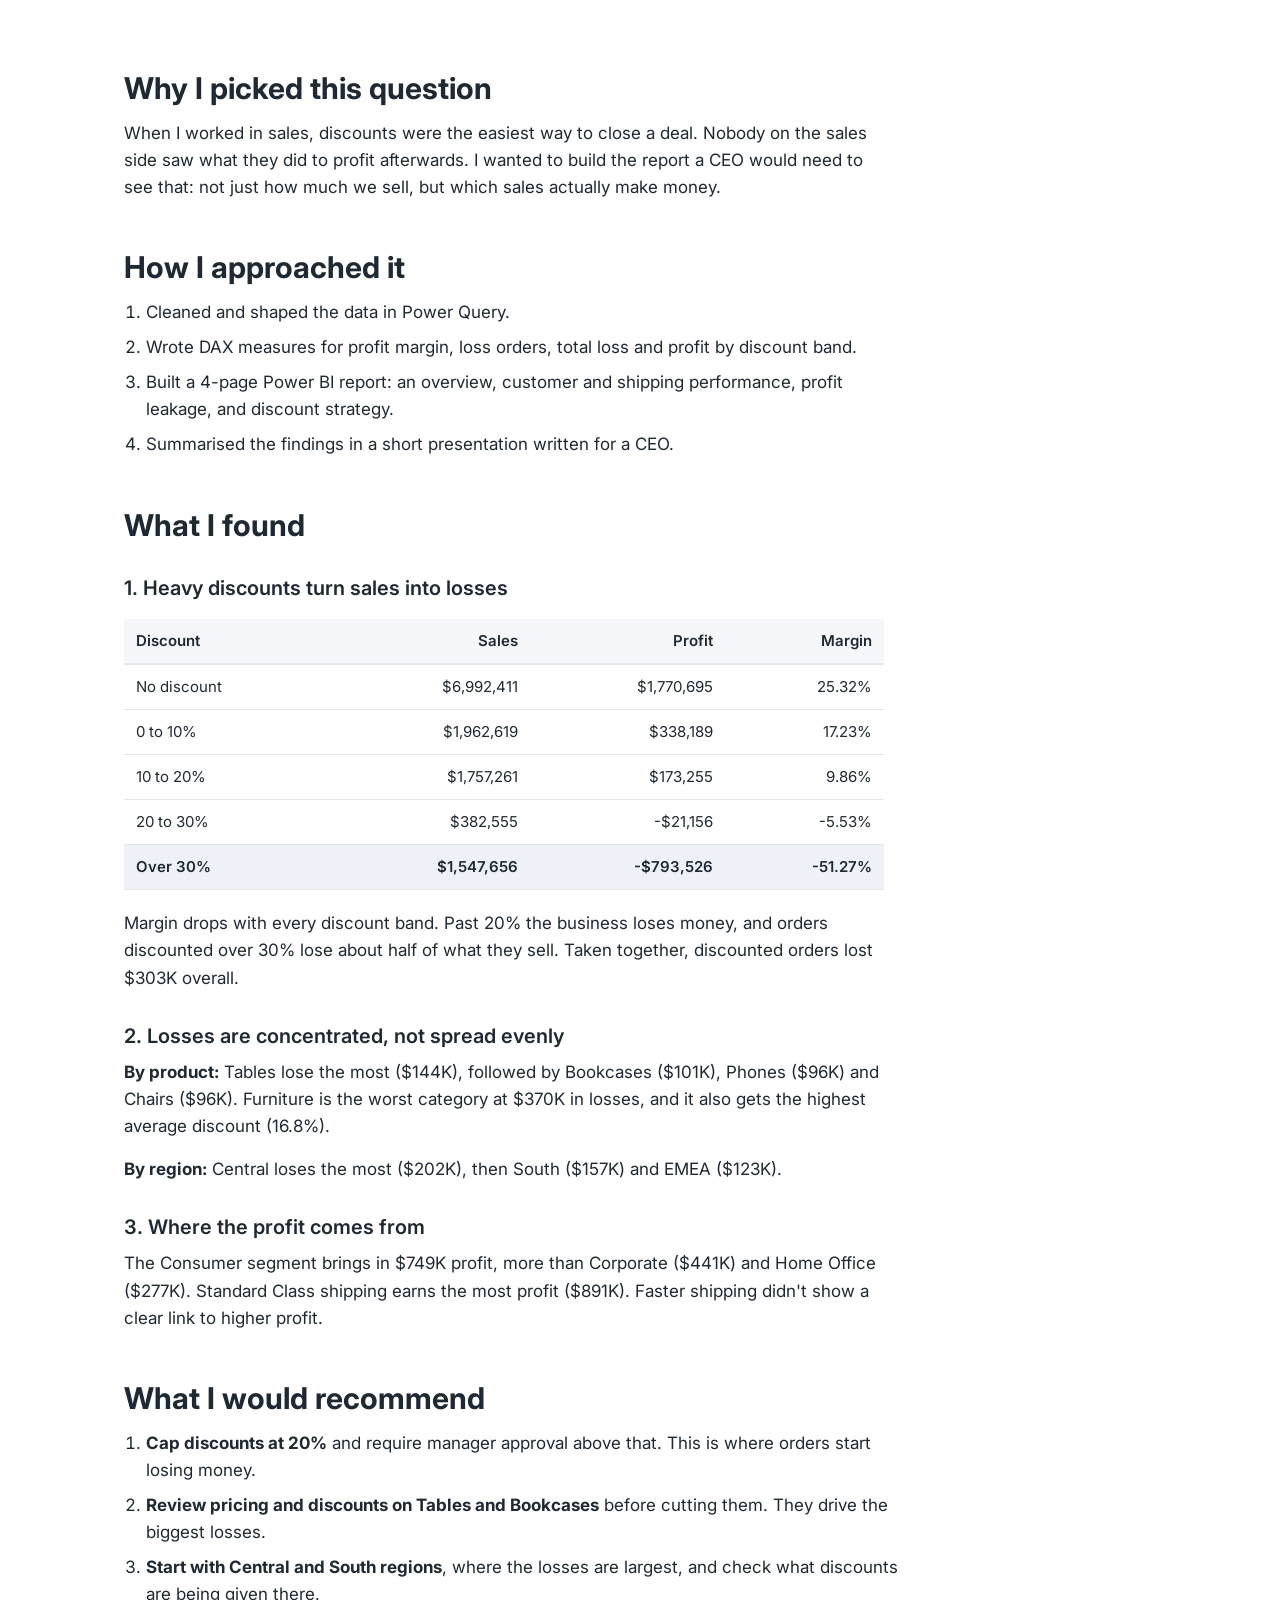
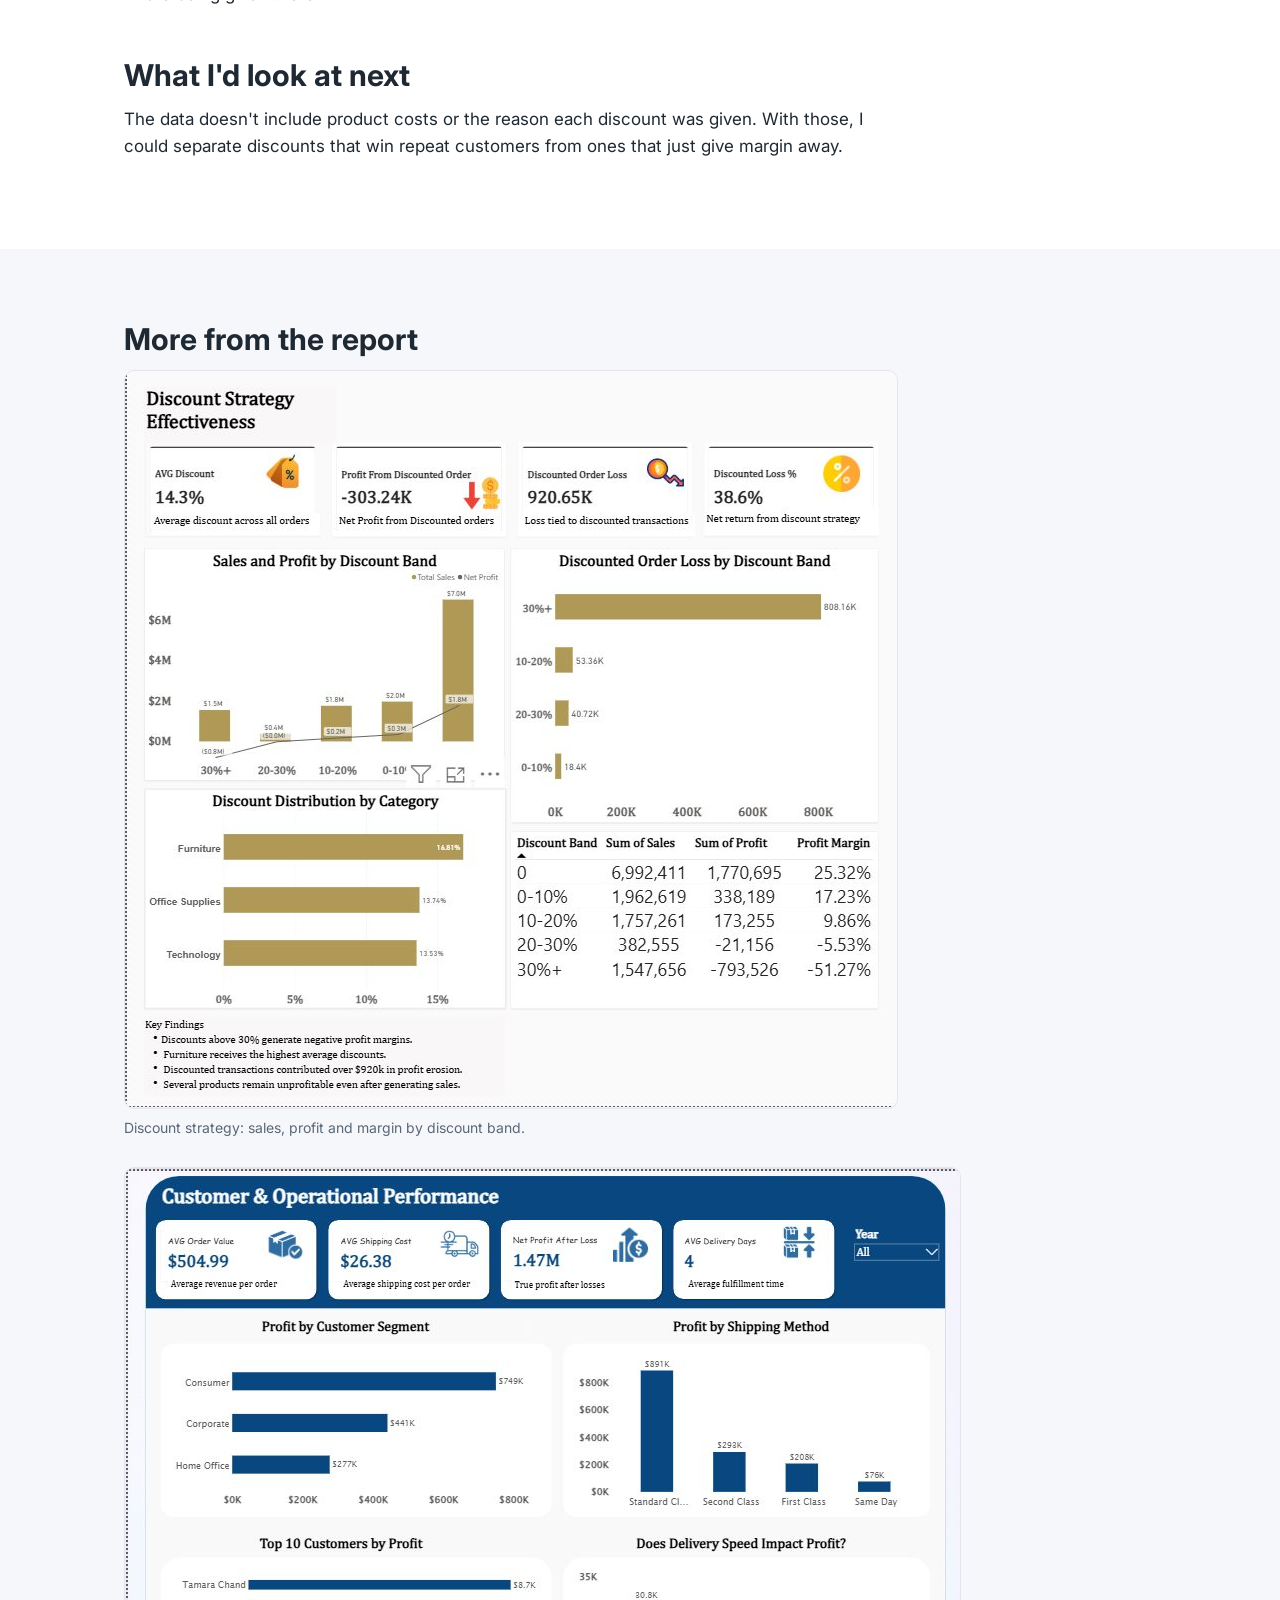
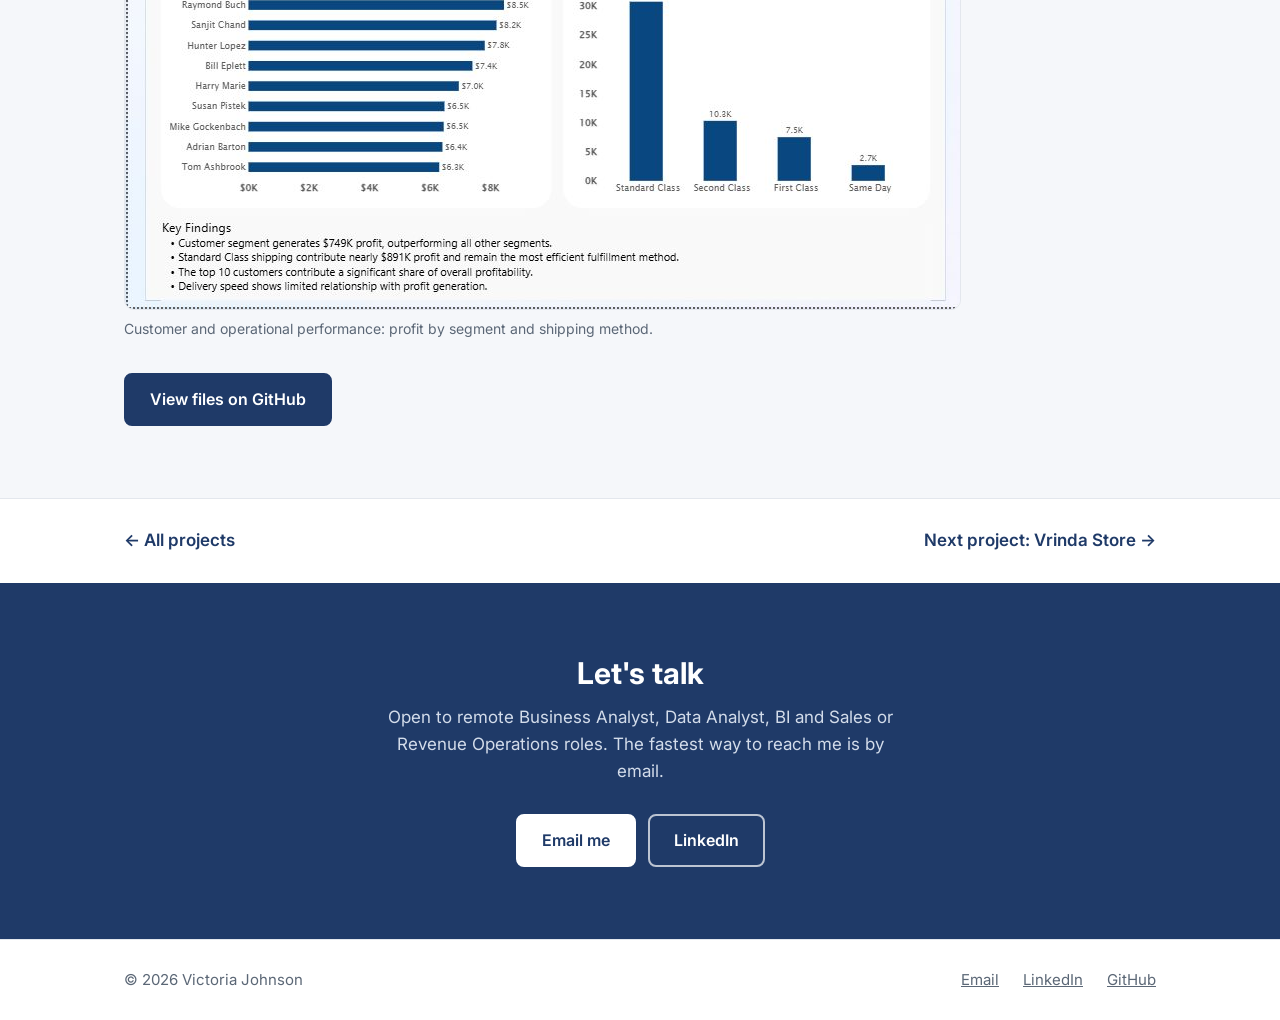
<file: superstore.html>
<!DOCTYPE html>
<html lang="en">
<head>
<meta charset="UTF-8">
<meta name="viewport" content="width=device-width, initial-scale=1">
<title>Global Superstore Profit Analysis | Victoria Johnson</title>
<meta name="description" content="Power BI analysis of a global retailer: $12.64M in sales, 30% of orders losing money, and where discounting destroys profit.">
<link rel="stylesheet" href="styles.css">
</head>
<body>

<header class="site-header">
  <div class="container">
    <a class="logo" href="index.html">Victoria Johnson</a>
    <nav class="site-nav">
      <a href="index.html">Home</a>
      <a class="active" href="projects.html">Projects</a>
      <a href="about.html">About</a>
      <a href="contact.html">Contact</a>
    </nav>
  </div>
</header>

<section class="page-top case-top">
  <div class="container">
    <a class="back-link" href="projects.html">&larr; All projects</a>
    <p class="card-label">Retail &middot; Profitability</p>
    <h1>Global Superstore: where profit is lost</h1>
    <p class="question">The business sells $12.64M a year but keeps only $1.47M as profit. Where is the money being lost, and what should management change first?</p>
    <div class="case-meta">
      <span><strong>Tools:</strong> Power BI, DAX, Power Query</span>
      <span><strong>Data:</strong> Global Superstore, public dataset (Kaggle)</span>
      <span><strong>Size:</strong> 51,000 order lines, 24 columns</span>
    </div>
  </div>
</section>

<section class="page-content">
  <div class="container">
    <figure class="case-image">
      <img src="superstore-2-profit-leakage.jpg" alt="Profit leakage dashboard built in Power BI">
      <figcaption>Profit leakage page: which sub-categories, regions and products lose money.</figcaption>
    </figure>
  </div>
</section>

<section class="bg-light">
  <div class="container">
    <h2>Key numbers</h2>
    <div class="key-numbers">
      <div class="number-box"><strong>11.6%</strong><span>overall profit margin ($1.47M on $12.64M sales)</span></div>
      <div class="number-box"><strong>30%</strong><span>of orders lose money</span></div>
      <div class="number-box"><strong>$920K</strong><span>lost on unprofitable orders</span></div>
      <div class="number-box"><strong>-51%</strong><span>margin on orders discounted over 30%</span></div>
    </div>
  </div>
</section>

<section>
  <div class="container case-text">
    <h2>Why I picked this question</h2>
    <p>When I worked in sales, discounts were the easiest way to close a deal. Nobody on the sales side saw what they did to profit afterwards. I wanted to build the report a CEO would need to see that: not just how much we sell, but which sales actually make money.</p>

    <h2>How I approached it</h2>
    <ol>
      <li>Cleaned and shaped the data in Power Query.</li>
      <li>Wrote DAX measures for profit margin, loss orders, total loss and profit by discount band.</li>
      <li>Built a 4-page Power BI report: an overview, customer and shipping performance, profit leakage, and discount strategy.</li>
      <li>Summarised the findings in a short presentation written for a CEO.</li>
    </ol>

    <h2>What I found</h2>

    <h3>1. Heavy discounts turn sales into losses</h3>
    <div class="table-wrap"><table>
      <thead><tr><th>Discount</th><th class="num">Sales</th><th class="num">Profit</th><th class="num">Margin</th></tr></thead>
      <tbody>
        <tr><td>No discount</td><td class="num">$6,992,411</td><td class="num">$1,770,695</td><td class="num">25.32%</td></tr>
        <tr><td>0 to 10%</td><td class="num">$1,962,619</td><td class="num">$338,189</td><td class="num">17.23%</td></tr>
        <tr><td>10 to 20%</td><td class="num">$1,757,261</td><td class="num">$173,255</td><td class="num">9.86%</td></tr>
        <tr><td>20 to 30%</td><td class="num">$382,555</td><td class="num">-$21,156</td><td class="num">-5.53%</td></tr>
        <tr class="highlight"><td>Over 30%</td><td class="num">$1,547,656</td><td class="num">-$793,526</td><td class="num">-51.27%</td></tr>
      </tbody>
    </table></div>
    <p>Margin drops with every discount band. Past 20% the business loses money, and orders discounted over 30% lose about half of what they sell. Taken together, discounted orders lost $303K overall.</p>

    <h3>2. Losses are concentrated, not spread evenly</h3>
    <p><strong>By product:</strong> Tables lose the most ($144K), followed by Bookcases ($101K), Phones ($96K) and Chairs ($96K). Furniture is the worst category at $370K in losses, and it also gets the highest average discount (16.8%).</p>
    <p><strong>By region:</strong> Central loses the most ($202K), then South ($157K) and EMEA ($123K).</p>

    <h3>3. Where the profit comes from</h3>
    <p>The Consumer segment brings in $749K profit, more than Corporate ($441K) and Home Office ($277K). Standard Class shipping earns the most profit ($891K). Faster shipping didn't show a clear link to higher profit.</p>

    <h2>What I would recommend</h2>
    <ol>
      <li><strong>Cap discounts at 20%</strong> and require manager approval above that. This is where orders start losing money.</li>
      <li><strong>Review pricing and discounts on Tables and Bookcases</strong> before cutting them. They drive the biggest losses.</li>
      <li><strong>Start with Central and South regions</strong>, where the losses are largest, and check what discounts are being given there.</li>
    </ol>

    <h2>What I'd look at next</h2>
    <p>The data doesn't include product costs or the reason each discount was given. With those, I could separate discounts that win repeat customers from ones that just give margin away.</p>
  </div>
</section>

<section class="bg-light">
  <div class="container">
    <h2>More from the report</h2>
    <div class="gallery">
      <figure class="case-image">
        <img src="superstore-3-discount-strategy.jpg" alt="Discount strategy page in Power BI" loading="lazy">
        <figcaption>Discount strategy: sales, profit and margin by discount band.</figcaption>
      </figure>
      <figure class="case-image">
        <img src="superstore-1-customer-ops.jpg" alt="Customer and operational performance page in Power BI" loading="lazy">
        <figcaption>Customer and operational performance: profit by segment and shipping method.</figcaption>
      </figure>
    </div>
    <div class="project-links" style="margin-top: 32px;">
      <a class="btn btn-primary" href="https://github.com/Vickytoria-lab/victoria_analytics_portfolio/tree/main/global-superstore">View files on GitHub</a>
    </div>
  </div>
</section>

<section class="next-section">
  <div class="container next-project">
    <a href="projects.html">&larr; All projects</a>
    <a href="vrinda.html">Next project: Vrinda Store &rarr;</a>
  </div>
</section>

<section class="contact-band">
  <div class="container contact-box">
    <h2>Let's talk</h2>
    <p>Open to remote Business Analyst, Data Analyst, BI and Sales or Revenue Operations roles. The fastest way to reach me is by email.</p>
    <div class="buttons">
      <a class="btn btn-white" href="mailto:Johnsonfisayo090@gmail.com">Email me</a>
      <a class="btn btn-outline-white" href="https://linkedin.com/in/victoria-johnson-a35b73405">LinkedIn</a>
    </div>
  </div>
</section>

<footer class="site-footer">
  <div class="container">
    <span>&copy; 2026 Victoria Johnson</span>
    <span>
      <a href="mailto:Johnsonfisayo090@gmail.com">Email</a>
      <a href="https://linkedin.com/in/victoria-johnson-a35b73405">LinkedIn</a>
      <a href="https://github.com/Vickytoria-lab">GitHub</a>
    </span>
  </div>
</footer>

</body>
</html>
</file>
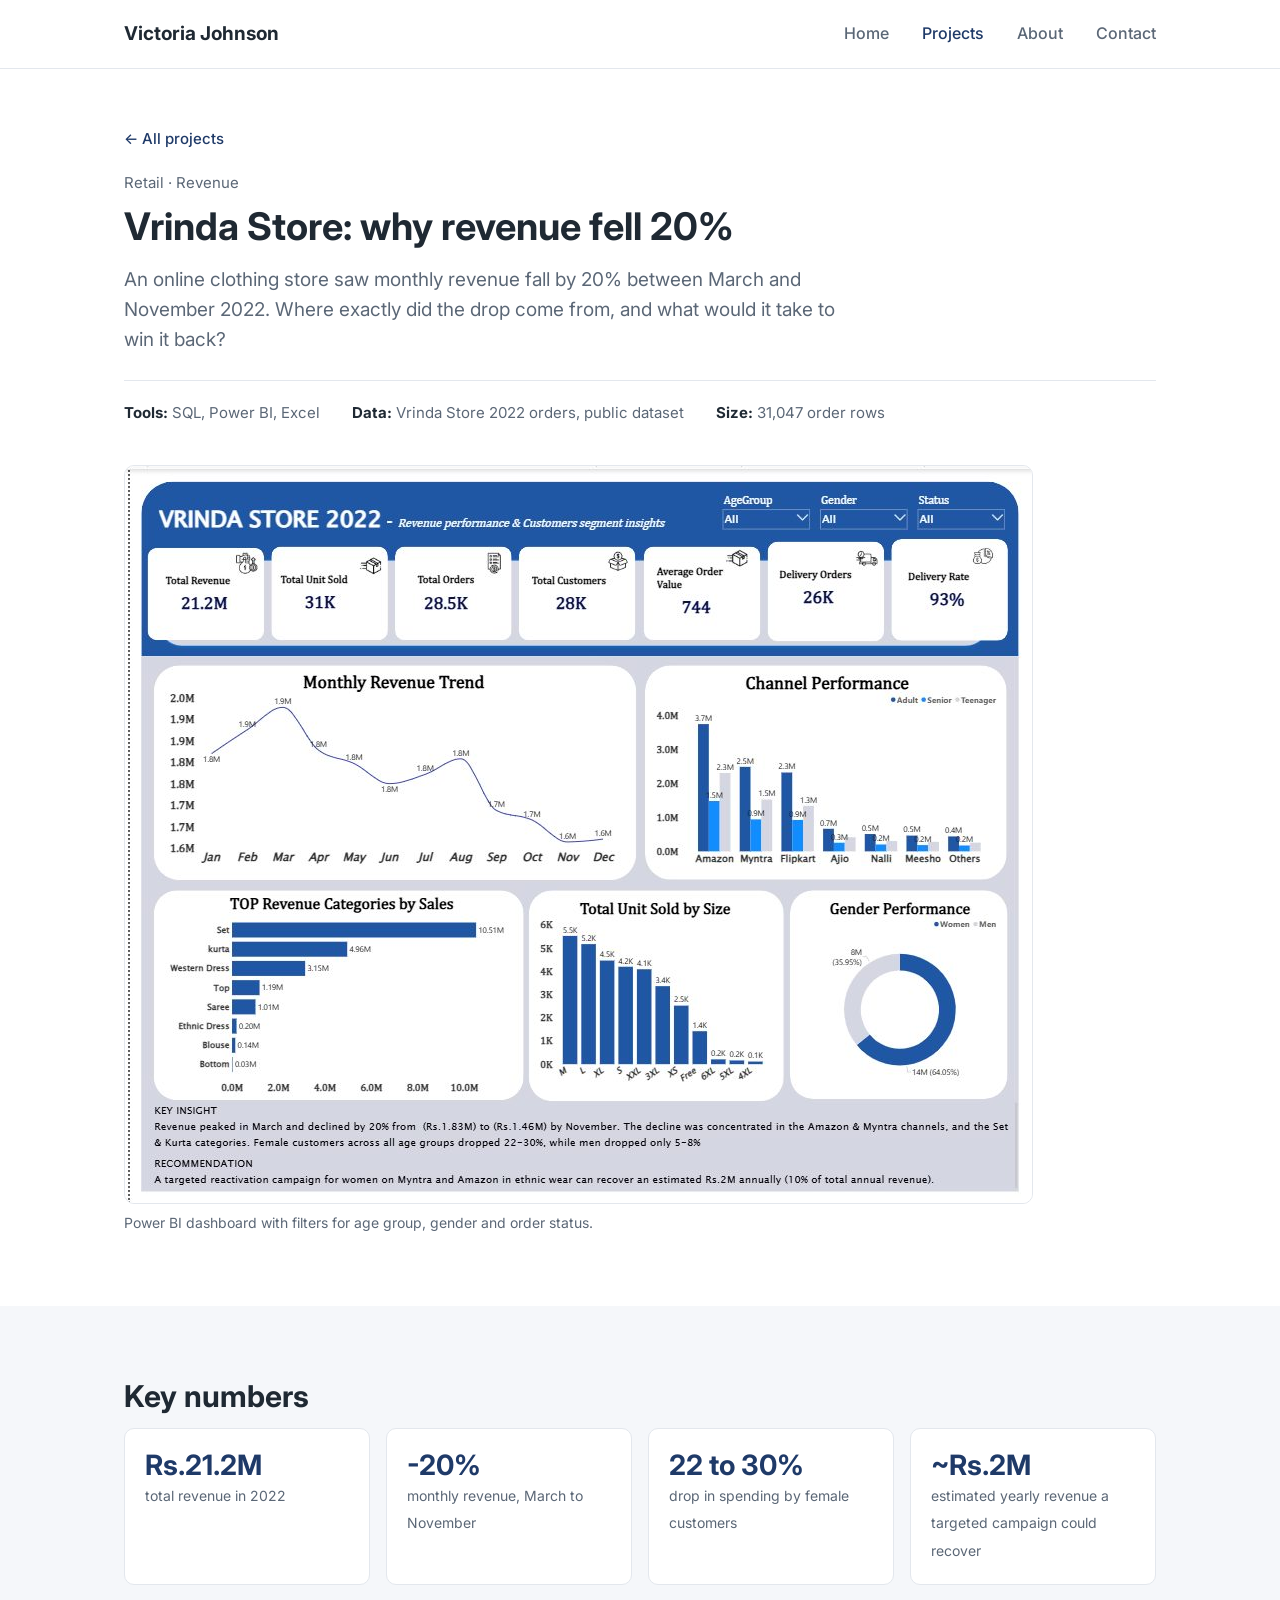
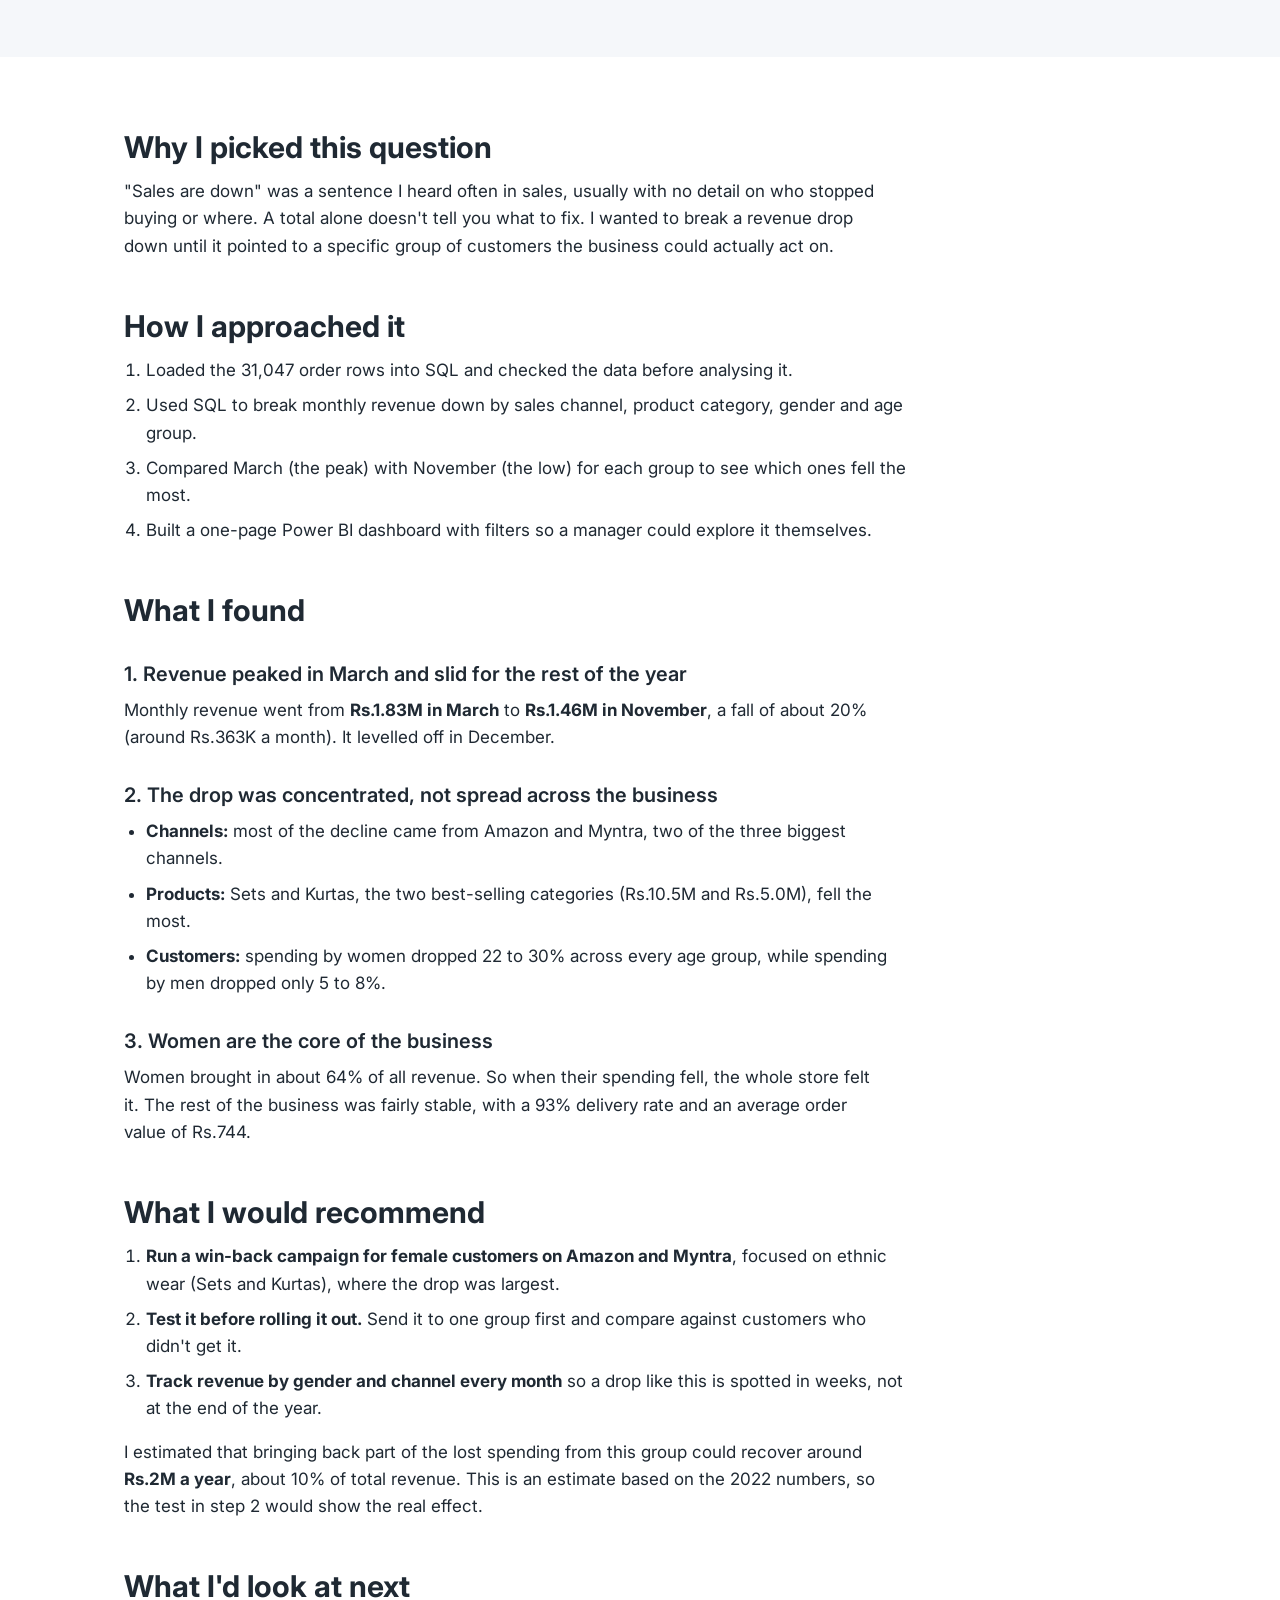
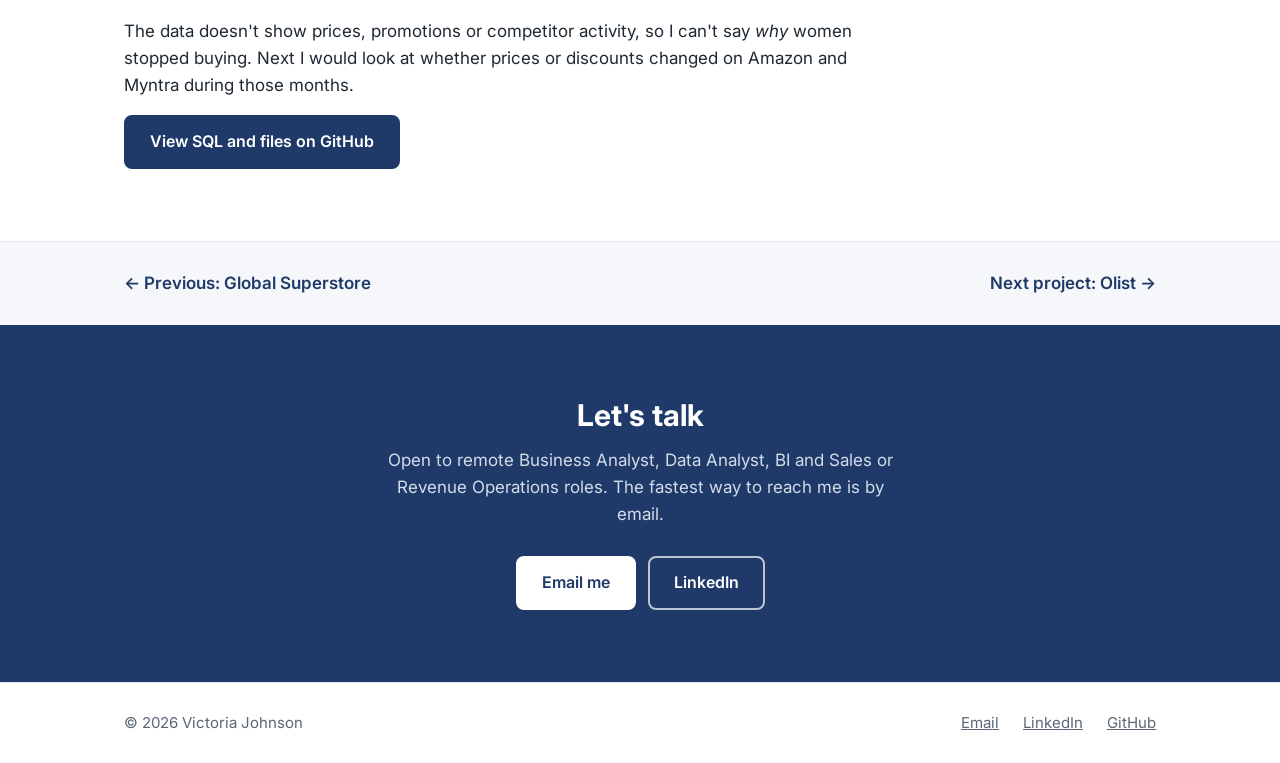
<file: vrinda.html>
<!DOCTYPE html>
<html lang="en">
<head>
<meta charset="UTF-8">
<meta name="viewport" content="width=device-width, initial-scale=1">
<title>Vrinda Store Revenue Analysis | Victoria Johnson</title>
<meta name="description" content="SQL and Power BI analysis of why an online clothing store's revenue fell 20% in 2022, and how to win it back.">
<link rel="stylesheet" href="styles.css">
</head>
<body>

<header class="site-header">
  <div class="container">
    <a class="logo" href="index.html">Victoria Johnson</a>
    <nav class="site-nav">
      <a href="index.html">Home</a>
      <a class="active" href="projects.html">Projects</a>
      <a href="about.html">About</a>
      <a href="contact.html">Contact</a>
    </nav>
  </div>
</header>

<section class="page-top case-top">
  <div class="container">
    <a class="back-link" href="projects.html">&larr; All projects</a>
    <p class="card-label">Retail &middot; Revenue</p>
    <h1>Vrinda Store: why revenue fell 20%</h1>
    <p class="question">An online clothing store saw monthly revenue fall by 20% between March and November 2022. Where exactly did the drop come from, and what would it take to win it back?</p>
    <div class="case-meta">
      <span><strong>Tools:</strong> SQL, Power BI, Excel</span>
      <span><strong>Data:</strong> Vrinda Store 2022 orders, public dataset</span>
      <span><strong>Size:</strong> 31,047 order rows</span>
    </div>
  </div>
</section>

<section class="page-content">
  <div class="container">
    <figure class="case-image">
      <img src="vrinda-dashboard.jpg" alt="Vrinda Store 2022 revenue dashboard built in Power BI">
      <figcaption>Power BI dashboard with filters for age group, gender and order status.</figcaption>
    </figure>
  </div>
</section>

<section class="bg-light">
  <div class="container">
    <h2>Key numbers</h2>
    <div class="key-numbers">
      <div class="number-box"><strong>Rs.21.2M</strong><span>total revenue in 2022</span></div>
      <div class="number-box"><strong>-20%</strong><span>monthly revenue, March to November</span></div>
      <div class="number-box"><strong>22 to 30%</strong><span>drop in spending by female customers</span></div>
      <div class="number-box"><strong>~Rs.2M</strong><span>estimated yearly revenue a targeted campaign could recover</span></div>
    </div>
  </div>
</section>

<section>
  <div class="container case-text">
    <h2>Why I picked this question</h2>
    <p>"Sales are down" was a sentence I heard often in sales, usually with no detail on who stopped buying or where. A total alone doesn't tell you what to fix. I wanted to break a revenue drop down until it pointed to a specific group of customers the business could actually act on.</p>

    <h2>How I approached it</h2>
    <ol>
      <li>Loaded the 31,047 order rows into SQL and checked the data before analysing it.</li>
      <li>Used SQL to break monthly revenue down by sales channel, product category, gender and age group.</li>
      <li>Compared March (the peak) with November (the low) for each group to see which ones fell the most.</li>
      <li>Built a one-page Power BI dashboard with filters so a manager could explore it themselves.</li>
    </ol>

    <h2>What I found</h2>

    <h3>1. Revenue peaked in March and slid for the rest of the year</h3>
    <p>Monthly revenue went from <strong>Rs.1.83M in March</strong> to <strong>Rs.1.46M in November</strong>, a fall of about 20% (around Rs.363K a month). It levelled off in December.</p>

    <h3>2. The drop was concentrated, not spread across the business</h3>
    <ul>
      <li><strong>Channels:</strong> most of the decline came from Amazon and Myntra, two of the three biggest channels.</li>
      <li><strong>Products:</strong> Sets and Kurtas, the two best-selling categories (Rs.10.5M and Rs.5.0M), fell the most.</li>
      <li><strong>Customers:</strong> spending by women dropped 22 to 30% across every age group, while spending by men dropped only 5 to 8%.</li>
    </ul>

    <h3>3. Women are the core of the business</h3>
    <p>Women brought in about 64% of all revenue. So when their spending fell, the whole store felt it. The rest of the business was fairly stable, with a 93% delivery rate and an average order value of Rs.744.</p>

    <h2>What I would recommend</h2>
    <ol>
      <li><strong>Run a win-back campaign for female customers on Amazon and Myntra</strong>, focused on ethnic wear (Sets and Kurtas), where the drop was largest.</li>
      <li><strong>Test it before rolling it out.</strong> Send it to one group first and compare against customers who didn't get it.</li>
      <li><strong>Track revenue by gender and channel every month</strong> so a drop like this is spotted in weeks, not at the end of the year.</li>
    </ol>
    <p>I estimated that bringing back part of the lost spending from this group could recover around <strong>Rs.2M a year</strong>, about 10% of total revenue. This is an estimate based on the 2022 numbers, so the test in step 2 would show the real effect.</p>

    <h2>What I'd look at next</h2>
    <p>The data doesn't show prices, promotions or competitor activity, so I can't say <em>why</em> women stopped buying. Next I would look at whether prices or discounts changed on Amazon and Myntra during those months.</p>

    <div class="project-links">
      <a class="btn btn-primary" href="https://github.com/Vickytoria-lab/victoria_analytics_portfolio/tree/main/vrinda">View SQL and files on GitHub</a>
    </div>
  </div>
</section>

<section class="next-section bg-light">
  <div class="container next-project">
    <a href="superstore.html">&larr; Previous: Global Superstore</a>
    <a href="olist.html">Next project: Olist &rarr;</a>
  </div>
</section>

<section class="contact-band">
  <div class="container contact-box">
    <h2>Let's talk</h2>
    <p>Open to remote Business Analyst, Data Analyst, BI and Sales or Revenue Operations roles. The fastest way to reach me is by email.</p>
    <div class="buttons">
      <a class="btn btn-white" href="mailto:Johnsonfisayo090@gmail.com">Email me</a>
      <a class="btn btn-outline-white" href="https://linkedin.com/in/victoria-johnson-a35b73405">LinkedIn</a>
    </div>
  </div>
</section>

<footer class="site-footer">
  <div class="container">
    <span>&copy; 2026 Victoria Johnson</span>
    <span>
      <a href="mailto:Johnsonfisayo090@gmail.com">Email</a>
      <a href="https://linkedin.com/in/victoria-johnson-a35b73405">LinkedIn</a>
      <a href="https://github.com/Vickytoria-lab">GitHub</a>
    </span>
  </div>
</footer>

</body>
</html>
</file>
<file: styles.css>
/* Victoria Johnson - portfolio styles */
@import url('https://fonts.googleapis.com/css2?family=Inter:wght@400;500;600;700&display=swap');

:root {
  --navy: #1f3a68;
  --navy-dark: #152a4d;
  --text: #1f2933;
  --muted: #5b6776;
  --border: #e3e7ed;
  --light: #f5f7fa;
  --white: #ffffff;
}

* { box-sizing: border-box; margin: 0; padding: 0; }

body {
  font-family: 'Inter', Arial, sans-serif;
  font-size: 17px;
  line-height: 1.6;
  color: var(--text);
  background: var(--white);
}

img { max-width: 100%; display: block; }
a { color: var(--navy); }

.container { max-width: 1080px; margin: 0 auto; padding: 0 24px; }

h1, h2, h3 { line-height: 1.25; color: var(--text); }
h1 { font-size: 44px; font-weight: 700; }
h2 { font-size: 30px; font-weight: 700; margin-bottom: 12px; }
h3 { font-size: 20px; font-weight: 600; }

section { padding: 72px 0; }
.bg-light { background: var(--light); }
.section-intro { color: var(--muted); max-width: 640px; margin-bottom: 36px; }

/* Header */
.site-header { border-bottom: 1px solid var(--border); background: var(--white); position: sticky; top: 0; z-index: 10; }
.site-header .container { display: flex; align-items: center; justify-content: space-between; height: 68px; }
.logo { font-weight: 700; font-size: 19px; color: var(--text); text-decoration: none; }
.site-nav a { margin-left: 28px; text-decoration: none; color: var(--muted); font-weight: 500; font-size: 16px; }
.site-nav a:hover, .site-nav a.active { color: var(--navy); }

/* Buttons */
.btn { display: inline-block; padding: 12px 24px; border-radius: 8px; font-weight: 600; font-size: 16px; text-decoration: none; border: 2px solid var(--navy); }
.btn-primary { background: var(--navy); color: var(--white); }
.btn-primary:hover { background: var(--navy-dark); border-color: var(--navy-dark); }
.btn-outline { color: var(--navy); background: transparent; }
.btn-outline:hover { background: var(--light); }
.buttons { display: flex; gap: 12px; flex-wrap: wrap; }

/* Hero */
.hero { padding: 80px 0; }
.hero .container { display: grid; grid-template-columns: 1.4fr 1fr; gap: 56px; align-items: center; }
.hero .name { color: var(--navy); font-weight: 600; font-size: 18px; margin-bottom: 14px; }
.hero h1 { font-size: 40px; margin-bottom: 16px; }
.hero p.questions { color: var(--text); font-weight: 600; font-size: 18px; }
.hero p { color: var(--muted); margin-bottom: 16px; max-width: 560px; }
.hero .details { font-size: 15px; margin-bottom: 28px; }
.hero-photo img { border-radius: 12px; width: 100%; max-width: 380px; aspect-ratio: 4 / 5; object-fit: cover; object-position: top; margin-left: auto; }

/* Tools list */
.tools { display: grid; grid-template-columns: repeat(3, 1fr); gap: 16px; }
.tool { display: flex; align-items: center; gap: 16px; background: var(--white); border: 1px solid var(--border); border-radius: 10px; padding: 18px 20px; }
.tool img { width: 40px; height: 40px; object-fit: contain; flex-shrink: 0; }
.tool strong { display: block; font-size: 17px; }
.tool span { display: block; font-size: 14px; color: var(--muted); line-height: 1.4; }
@media (max-width: 860px) { .tools { grid-template-columns: 1fr 1fr; } }
@media (max-width: 560px) { .tools { grid-template-columns: 1fr; } }

/* Project cards */
.projects { display: grid; grid-template-columns: repeat(3, 1fr); gap: 24px; }
.project-card { background: var(--white); border: 1px solid var(--border); border-radius: 12px; overflow: hidden; text-decoration: none; color: var(--text); display: flex; flex-direction: column; transition: box-shadow 0.2s; }
.project-card:hover { box-shadow: 0 8px 24px rgba(31, 58, 104, 0.12); }
.project-card img { aspect-ratio: 16 / 10; object-fit: cover; object-position: top left; border-bottom: 1px solid var(--border); }
.project-card .card-body { padding: 20px 22px 24px; display: flex; flex-direction: column; flex: 1; }
.project-card h3 { margin-bottom: 8px; }
.project-card p { color: var(--muted); font-size: 15px; flex: 1; }
.project-card .card-tools { font-size: 14px; color: var(--navy); font-weight: 600; margin-top: 16px; }
.project-card .card-label { font-size: 14px; color: var(--muted); margin-bottom: 6px; }
.see-all { margin-top: 32px; }

/* Inner page top */
.page-top { padding: 56px 0 8px; }
.page-top h1 { margin-bottom: 12px; }
.page-top .section-intro { margin-bottom: 0; }
.page-content { padding-top: 32px; }

/* About teaser */
.about-short { display: grid; grid-template-columns: 1fr 1fr; gap: 48px; }
.about-short p { color: var(--muted); margin-bottom: 14px; }
.about-short ul { list-style: none; }
.about-short li { padding: 12px 0; border-bottom: 1px solid var(--border); }
.about-short li strong { display: block; }
.about-short li span { color: var(--muted); font-size: 15px; }

/* Contact / footer */
.contact-band { background: var(--navy); }
.contact-band h2 { color: var(--white); }
.contact-band .contact-box p { color: #d3dcea; }
.btn-white { background: var(--white); color: var(--navy); border-color: var(--white); }
.btn-white:hover { background: #e8edf5; border-color: #e8edf5; }
.btn-outline-white { color: var(--white); border-color: rgba(255, 255, 255, 0.7); }
.btn-outline-white:hover { background: rgba(255, 255, 255, 0.1); border-color: var(--white); }
.contact-box { text-align: center; }
.contact-box p { color: var(--muted); margin: 0 auto 28px; max-width: 520px; }
.contact-box .buttons { justify-content: center; }
.site-footer { border-top: 1px solid var(--border); padding: 28px 0; font-size: 15px; color: var(--muted); }
.site-footer .container { display: flex; justify-content: space-between; flex-wrap: wrap; gap: 12px; }
.site-footer a { color: var(--muted); margin-left: 20px; }

/* Mobile */
@media (max-width: 860px) {
  h1, .hero h1 { font-size: 30px; }
  .hero { padding: 48px 0; }
  .hero .container { grid-template-columns: 1fr; gap: 32px; }
  .hero-photo { order: -1; }
  .hero-photo img { max-width: 220px; margin-left: 0; }
  .projects { grid-template-columns: 1fr; }
  .about-short { grid-template-columns: 1fr; }
  .site-nav a { margin-left: 16px; font-size: 15px; }
}
@media (max-width: 560px) {
  .site-header .container { flex-direction: column; align-items: flex-start; justify-content: center; height: auto; padding-top: 12px; padding-bottom: 12px; gap: 4px; }
  .site-nav a { margin-left: 0; margin-right: 18px; }
}

/* Project (case study) pages */
.back-link { display: inline-block; margin-bottom: 20px; text-decoration: none; font-weight: 500; font-size: 15px; }
.case-top h1 { font-size: 38px; margin-bottom: 14px; max-width: 800px; }
.case-top .question { font-size: 19px; color: var(--muted); max-width: 720px; margin-bottom: 24px; }
.case-meta { display: flex; flex-wrap: wrap; gap: 12px 32px; font-size: 15px; color: var(--muted); padding-top: 20px; border-top: 1px solid var(--border); }
.case-meta strong { color: var(--text); }
.case-image img { border: 1px solid var(--border); border-radius: 10px; }
.case-image figcaption { font-size: 14px; color: var(--muted); margin-top: 8px; }
.key-numbers { display: grid; grid-template-columns: repeat(4, 1fr); gap: 16px; }
.number-box { background: var(--white); border: 1px solid var(--border); border-radius: 10px; padding: 20px; }
.number-box strong { display: block; font-size: 28px; color: var(--navy); line-height: 1.2; }
.number-box span { font-size: 14px; color: var(--muted); }
.case-text > * { max-width: 760px; }
.case-text p { margin-bottom: 16px; }
.case-text h2 { margin-top: 48px; }
.case-text h2:first-child { margin-top: 0; }
.case-text h3 { margin: 32px 0 10px; }
.case-text ol, .case-text ul { margin: 0 0 16px 22px; }
.case-text li { margin-bottom: 8px; }
table { width: 100%; border-collapse: collapse; margin: 8px 0 20px; font-size: 15px; }
th { text-align: left; font-weight: 600; padding: 10px 12px; border-bottom: 2px solid var(--border); background: var(--light); }
td { padding: 10px 12px; border-bottom: 1px solid var(--border); }
td.num, th.num { text-align: right; }
tr.highlight td { font-weight: 600; background: #eef2f8; }
.table-wrap { overflow-x: auto; }
details { margin: 4px 0 24px; border: 1px solid var(--border); border-radius: 8px; }
summary { cursor: pointer; padding: 10px 14px; font-weight: 500; font-size: 15px; color: var(--navy); }
pre { background: #1e2533; color: #e6e9ef; padding: 16px; font-size: 13.5px; line-height: 1.6; overflow-x: auto; border-radius: 0 0 8px 8px; font-family: Consolas, Menlo, monospace; }
.gallery { display: grid; gap: 28px; }
.project-links { display: flex; flex-wrap: wrap; gap: 12px; margin-top: 8px; }
.next-project { display: flex; justify-content: space-between; gap: 16px; flex-wrap: wrap; }
.next-project a { text-decoration: none; font-weight: 600; }
@media (max-width: 860px) {
  .case-top h1 { font-size: 30px; }
  .key-numbers { grid-template-columns: 1fr 1fr; }
}
.next-section { padding: 28px 0; border-top: 1px solid var(--border); }
.case-top .card-label { font-size: 15px; color: var(--muted); margin-bottom: 8px; }

/* About page */
.about-top .container { display: grid; grid-template-columns: 1.5fr 1fr; gap: 56px; align-items: center; }
.about-top p { color: var(--muted); margin-bottom: 16px; max-width: 600px; }
.about-top img { border-radius: 12px; width: 100%; max-width: 360px; aspect-ratio: 4 / 5; object-fit: cover; object-position: top; margin-left: auto; }
.job { padding: 24px 0; border-bottom: 1px solid var(--border); }
.job:first-of-type { padding-top: 8px; }
.job-head { display: flex; justify-content: space-between; flex-wrap: wrap; gap: 4px 16px; margin-bottom: 8px; }
.job-head span { color: var(--muted); font-size: 15px; }
.job .company { color: var(--navy); font-weight: 500; font-size: 16px; margin-bottom: 8px; }
.job ul { margin-left: 20px; color: var(--muted); font-size: 16px; }
.job li { margin-bottom: 6px; }
.two-cols { display: grid; grid-template-columns: 1fr 1fr; gap: 48px; }
.simple-list { list-style: none; }
.simple-list li { padding: 10px 0; border-bottom: 1px solid var(--border); }
.simple-list li span { display: block; font-size: 15px; color: var(--muted); }
@media (max-width: 860px) {
  .about-top .container, .two-cols { grid-template-columns: 1fr; gap: 32px; }
  .about-top img { order: -1; max-width: 240px; margin-left: 0; }
}

/* Contact page */
.contact-cards { display: grid; grid-template-columns: repeat(3, 1fr); gap: 16px; }
.contact-card { display: block; background: var(--white); border: 1px solid var(--border); border-radius: 10px; padding: 24px; text-decoration: none; color: var(--text); transition: box-shadow 0.2s, border-color 0.2s; }
.contact-card:hover { border-color: var(--navy); box-shadow: 0 8px 24px rgba(31, 58, 104, 0.12); }
.contact-card strong { display: block; color: var(--navy); margin-bottom: 6px; font-size: 18px; }
.contact-card span { font-size: 15px; color: var(--muted); word-break: break-all; }
.contact-note { margin-top: 32px; color: var(--muted); max-width: 640px; }
@media (max-width: 860px) { .contact-cards { grid-template-columns: 1fr; } }
.contact-page { background: var(--navy); padding: 88px 0 96px; }
.contact-page h1 { color: var(--white); margin-bottom: 12px; }
.contact-page .section-intro { color: #d3dcea; margin-bottom: 36px; }
.contact-page .contact-card { border-color: var(--white); }
.contact-page .contact-card:hover { box-shadow: 0 10px 28px rgba(0, 0, 0, 0.25); }
.contact-page .contact-note { color: #d3dcea; }
.contact-page .contact-note a { color: var(--white); }

/* Tools grid: 5 across, icon on top */
.tools.tools-grid { grid-template-columns: repeat(5, 1fr); }
.tools-grid .tool { flex-direction: column; align-items: flex-start; gap: 12px; padding: 20px; }
.tools-grid .tool img { width: 36px; height: 36px; }
@media (max-width: 960px) { .tools.tools-grid { grid-template-columns: repeat(3, 1fr); } }
@media (max-width: 640px) { .tools.tools-grid { grid-template-columns: 1fr 1fr; } }

/* Homepage: title + focus areas */
.hero .name { font-size: 18px; color: var(--muted); font-weight: 600; margin-bottom: 10px; }
.hero h1 { font-size: 42px; line-height: 1.15; margin-bottom: 20px; }
.hero h1 .title-split { color: var(--navy); display: block; }
.hero p.lead { font-size: 19px; color: var(--text); line-height: 1.6; }
.focus-areas { display: grid; grid-template-columns: repeat(3, 1fr); gap: 20px; }
.focus { background: var(--white); border: 1px solid var(--border); border-top: 3px solid var(--navy); border-radius: 10px; padding: 26px 24px; }
.focus img { width: 32px; height: 32px; margin-bottom: 14px; }
.focus h3 { margin-bottom: 8px; }
.focus p { color: var(--muted); font-size: 16px; margin-bottom: 14px; }
.focus-links { font-size: 14px; font-weight: 600; }
.focus-links a { text-decoration: none; }
.focus-links a:hover { text-decoration: underline; }
@media (max-width: 860px) {
  .focus-areas { grid-template-columns: 1fr; }
  .hero h1 { font-size: 32px; }
}
.projects.projects-two { grid-template-columns: repeat(2, 1fr); }
@media (max-width: 860px) { .projects.projects-two { grid-template-columns: 1fr; } }
.sr-only { position: absolute; width: 1px; height: 1px; overflow: hidden; clip: rect(0 0 0 0); white-space: nowrap; }
</file>
